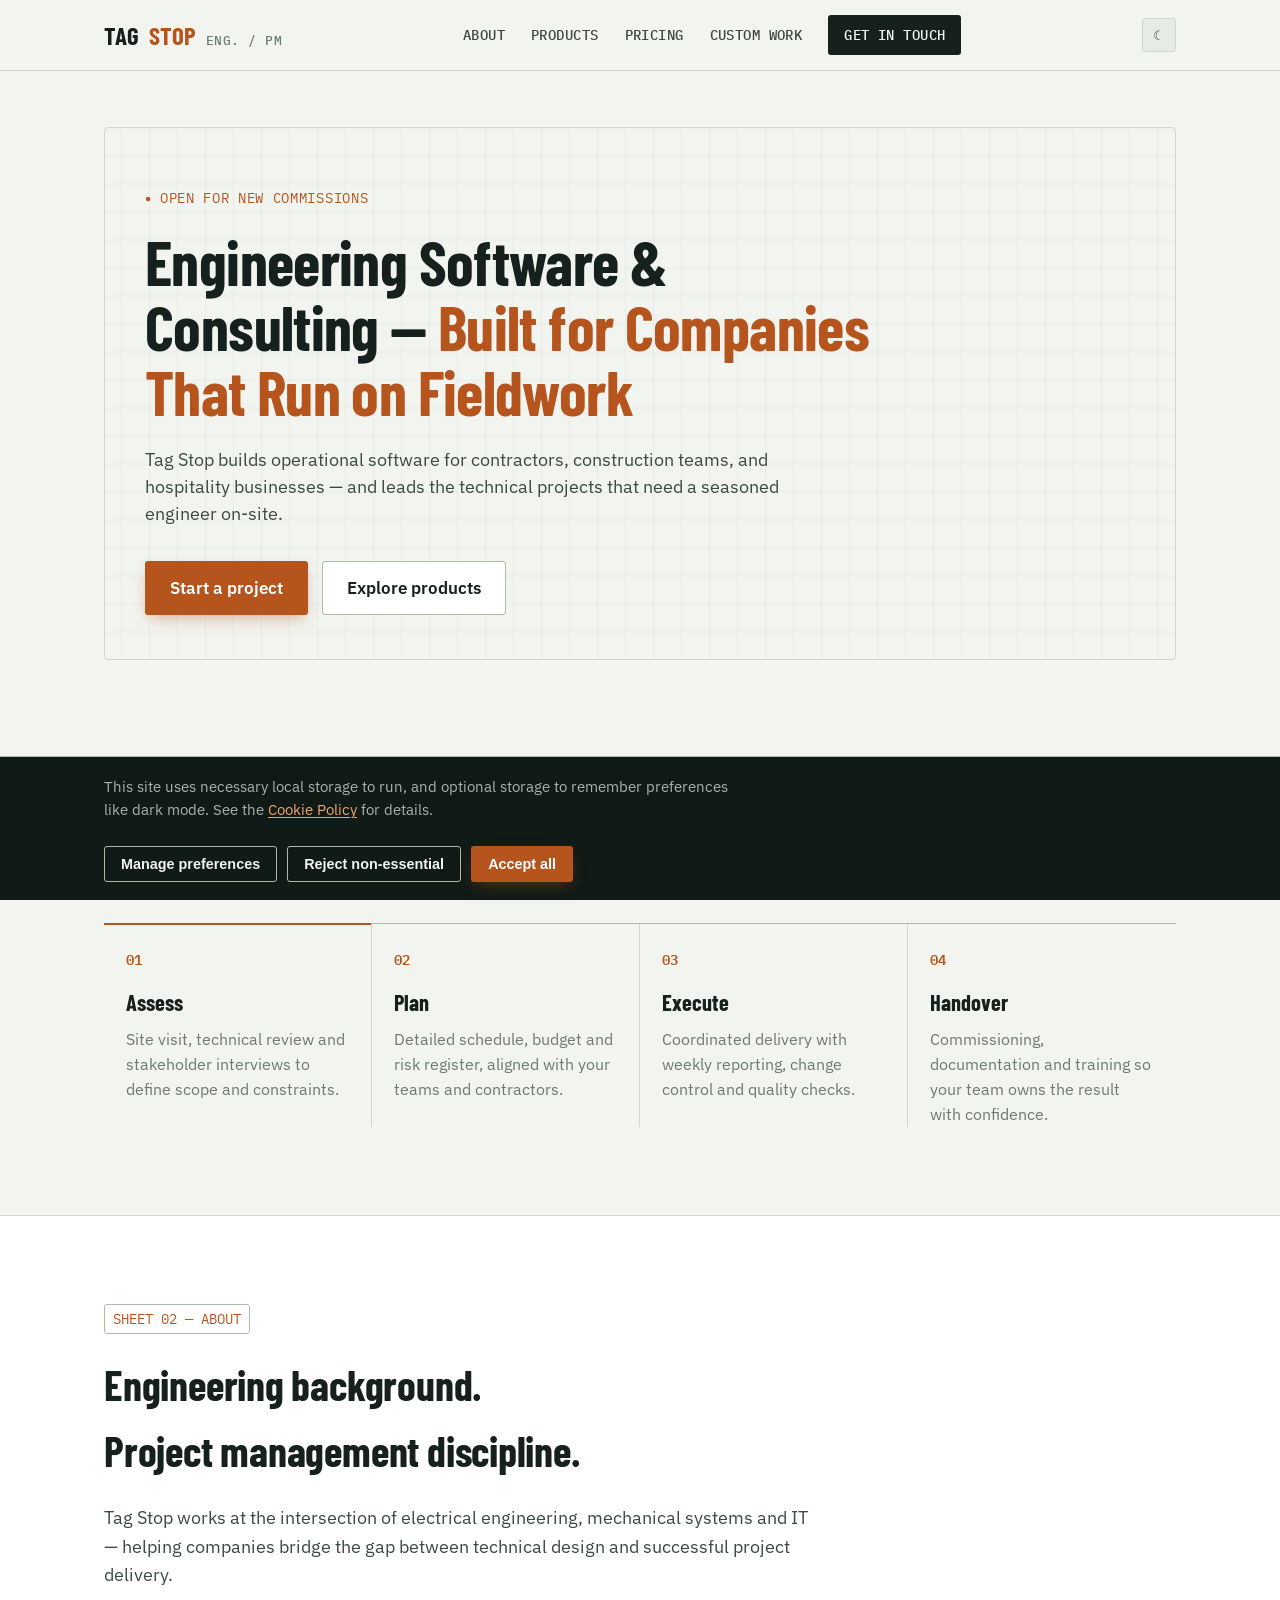
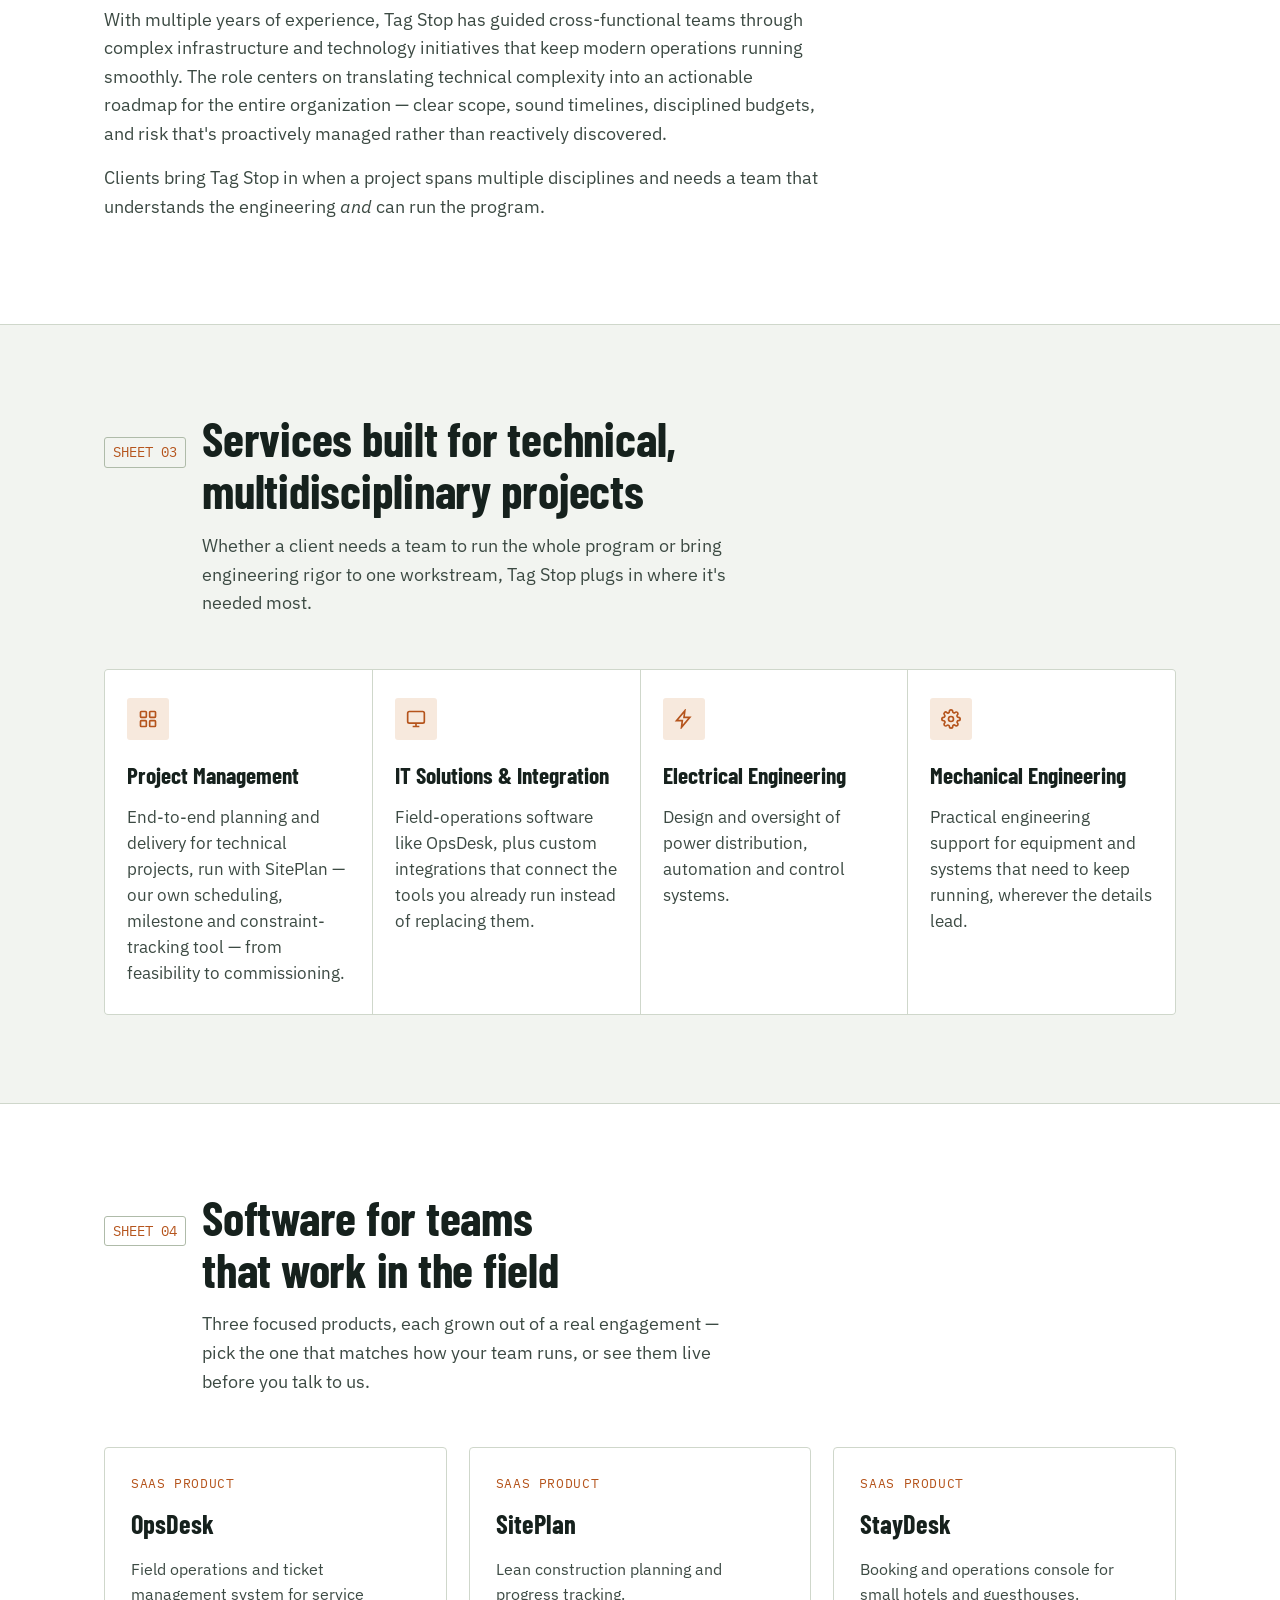
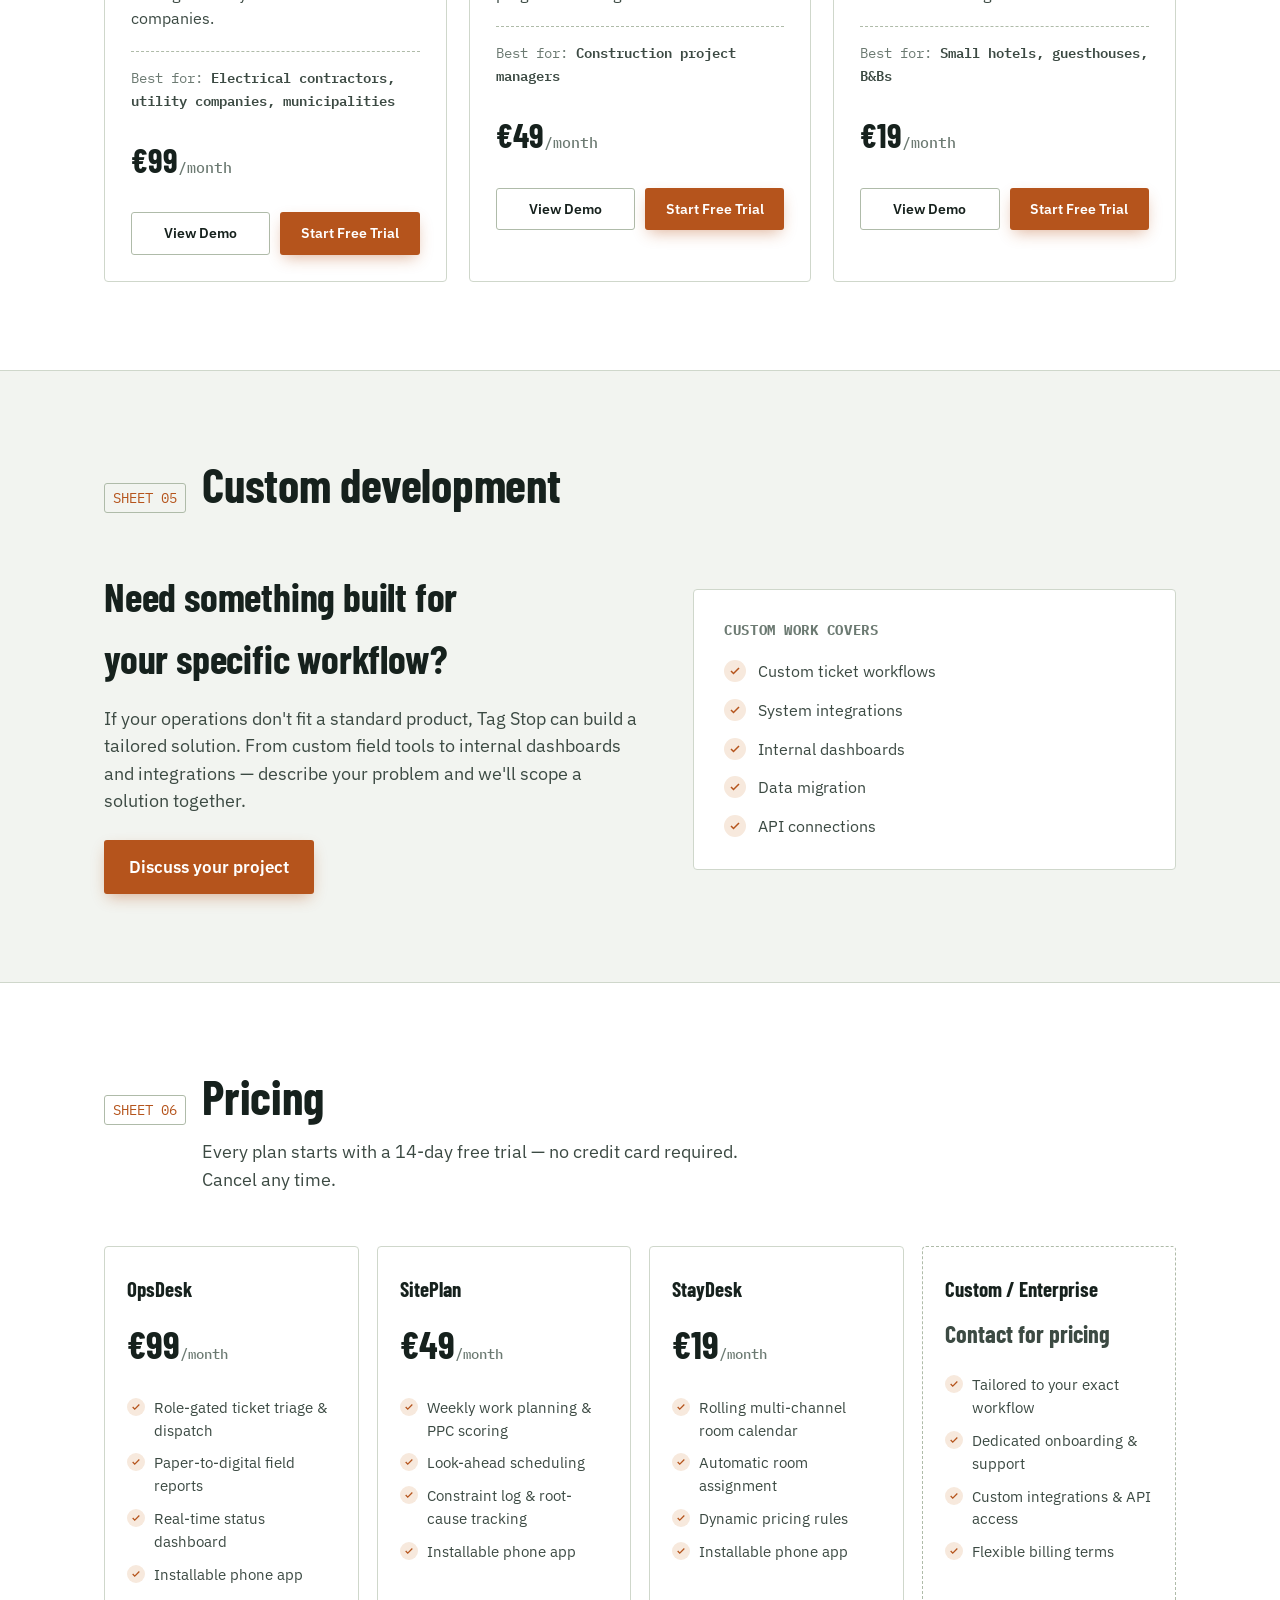
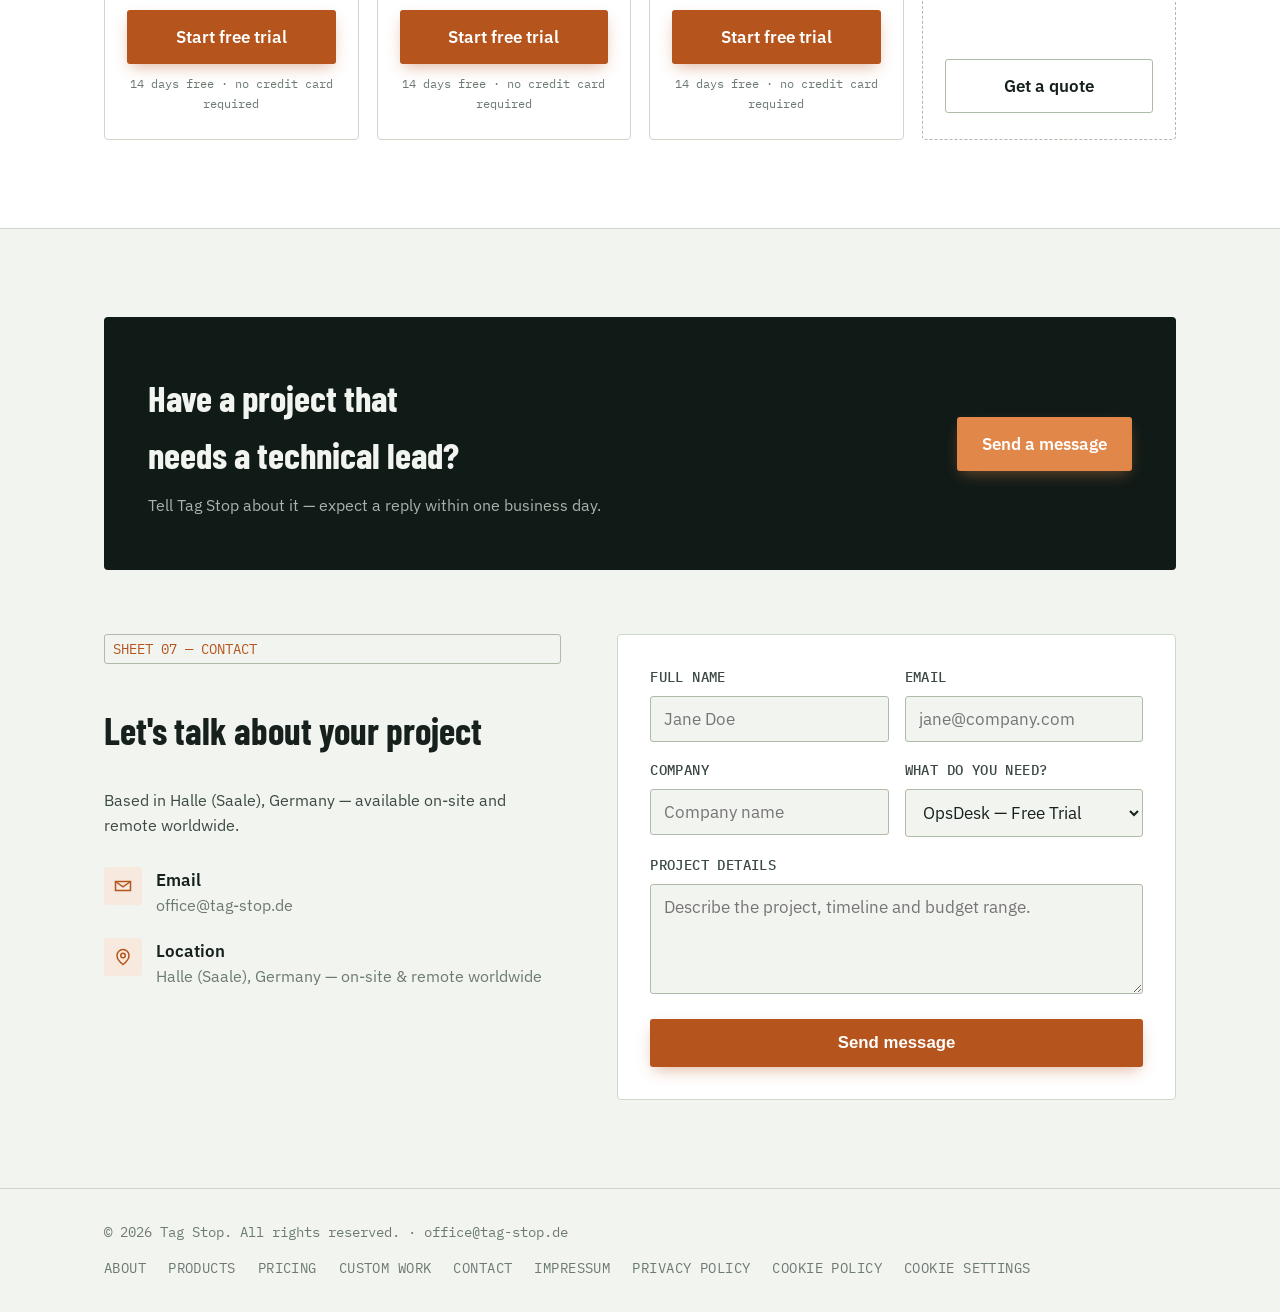
<file: index.html>
<!DOCTYPE html>
<html lang="en">
<head>
<meta charset="UTF-8">
<meta name="viewport" content="width=device-width, initial-scale=1.0">
<title>Tag Stop — Engineering Software &amp; Consulting</title>
<meta name="description" content="Tag Stop builds operational software — OpsDesk, SitePlan and StayDesk — for contractors, construction teams and hospitality businesses, and leads the technical engineering projects that need a seasoned specialist on-site. Based in Halle (Saale), Germany.">
<link rel="canonical" href="https://www.tag-stop.de/">
<link rel="preconnect" href="https://fonts.googleapis.com">
<link rel="preconnect" href="https://fonts.gstatic.com" crossorigin>
<link href="https://fonts.googleapis.com/css2?family=Barlow+Condensed:wght@500;600;700&family=IBM+Plex+Sans:wght@400;500;600&family=IBM+Plex+Mono:wght@500;600&display=swap" rel="stylesheet">
<style>
:root{
  --paper:#F2F4F0;
  --paper-050:#FFFFFF;
  --paper-100:#E7EBE5;
  --ink-900:#16211D;
  --ink-700:#3C4A43;
  --ink-500:#6C7A72;
  --ink-300:#A8B3AC;
  --line:#CFD7CB;
  --line-strong:#AFBBA9;
  --accent:#B5541C;
  --accent-600:#8F4116;
  --accent-050:#F7E9DD;
  --blue-ink:#2C5870;
  --blue-050:#E4EDF0;
  --panel-dark:#101A17;
  --panel-dark-2:#182620;
  --display:'Barlow Condensed',sans-serif;
  --body:'IBM Plex Sans',sans-serif;
  --mono:'IBM Plex Mono',monospace;
}
:root[data-theme="dark"]{
  --paper:#0E1613;
  --paper-050:#131E1A;
  --paper-100:#1A2622;
  --ink-900:#EAF0EA;
  --ink-700:#B7C4BC;
  --ink-500:#899A90;
  --ink-300:#3A4842;
  --line:#28362F;
  --line-strong:#3A4A42;
  --accent:#E2874A;
  --accent-600:#EEA46E;
  --accent-050:#2A1D12;
  --blue-ink:#7FB2CC;
  --blue-050:#16262E;
  --panel-dark:#08100D;
  --panel-dark-2:#0F1915;
}
@media (prefers-color-scheme: dark){
  :root:not([data-theme="light"]){
    --paper:#0E1613;
    --paper-050:#131E1A;
    --paper-100:#1A2622;
    --ink-900:#EAF0EA;
    --ink-700:#B7C4BC;
    --ink-500:#899A90;
    --ink-300:#3A4842;
    --line:#28362F;
    --line-strong:#3A4A42;
    --accent:#E2874A;
    --accent-600:#EEA46E;
    --accent-050:#2A1D12;
    --blue-ink:#7FB2CC;
    --blue-050:#16262E;
    --panel-dark:#08100D;
    --panel-dark-2:#0F1915;
  }
}
*{box-sizing:border-box;margin:0;padding:0;}
html{scroll-behavior:smooth;}
@media (prefers-reduced-motion: reduce){
  html{scroll-behavior:auto;}
  *{animation-duration:0.001ms !important; transition-duration:0.001ms !important;}
}
body{
  font-family:var(--body);
  background:var(--paper);
  color:var(--ink-900);
  line-height:1.55;
  -webkit-font-smoothing:antialiased;
}
img,svg{display:block;max-width:100%;}
a{color:inherit;text-decoration:none;}
ul{list-style:none;}
:focus-visible{outline:2px solid var(--accent);outline-offset:2px;}
h1,h2,h3,h4{text-wrap:balance;}

.wrap{
  width:100%;
  max-width:1120px;
  margin:0 auto;
  padding-inline:24px;
}

/* Header */
header{
  position:sticky;
  top:0;
  z-index:50;
  background:color-mix(in srgb, var(--paper) 90%, transparent);
  backdrop-filter:blur(10px);
  border-bottom:1px solid var(--line);
}
.nav{
  display:flex;
  align-items:center;
  justify-content:space-between;
  padding-block:15px;
}
.brand{
  font-family:var(--display);
  font-weight:700;
  font-size:1.55rem;
  letter-spacing:0.01em;
  display:flex;
  align-items:baseline;
  gap:9px;
}
.brand .brand-sub{
  font-family:var(--mono);
  font-weight:500;
  font-size:0.8rem;
  letter-spacing:0.04em;
  text-transform:uppercase;
  color:var(--ink-500);
}
.brand span{color:var(--accent);}
.nav-links{
  display:flex;
  gap:26px;
  align-items:center;
}
.nav-links a{
  font-family:var(--mono);
  font-size:0.9rem;
  letter-spacing:0.03em;
  text-transform:uppercase;
  font-weight:500;
  color:var(--ink-700);
  transition:color .15s;
}
.nav-links a:hover{color:var(--accent);}
.nav-cta{
  background:var(--ink-900);
  color:var(--paper) !important;
  padding:9px 16px;
  border-radius:3px;
}
.theme-toggle{
  background:var(--paper-100);
  border:1px solid var(--line);
  border-radius:3px;
  width:34px;
  height:34px;
  display:flex;
  align-items:center;
  justify-content:center;
  cursor:pointer;
  color:var(--ink-700);
}
.menu-btn{
  display:none;
  background:none;
  border:none;
  cursor:pointer;
  color:var(--ink-900);
  padding:6px;
}
.nav-right{display:flex;align-items:center;gap:14px;}

/* Hero — laid out like a drawing-sheet title block */
.hero{
  padding-block:56px 0;
  position:relative;
}
.hero-frame{
  border:1px solid var(--line);
  border-radius:4px;
  overflow:hidden;
}
.hero-main{
  padding:56px 40px 44px;
  background:
    repeating-linear-gradient(0deg, transparent, transparent 27px, color-mix(in srgb, var(--line) 55%, transparent) 28px),
    repeating-linear-gradient(90deg, transparent, transparent 27px, color-mix(in srgb, var(--line) 55%, transparent) 28px);
  background-size:28px 28px;
  background-position:center;
}
.eyebrow{
  display:inline-flex;
  align-items:center;
  gap:8px;
  font-family:var(--mono);
  font-size:0.85rem;
  letter-spacing:0.05em;
  text-transform:uppercase;
  color:var(--accent);
  margin-bottom:20px;
}
.eyebrow::before{content:"●"; font-size:0.65rem;}
.hero h1{
  font-family:var(--display);
  font-weight:700;
  font-size:clamp(2.2rem, 5.4vw, 3.9rem);
  letter-spacing:-0.01em;
  line-height:1.04;
  max-width:880px;
}
.hero h1 em{
  font-style:normal;
  color:var(--accent);
}
.hero p.lead{
  margin-top:22px;
  font-size:1.1rem;
  color:var(--ink-700);
  max-width:640px;
}
.hero-actions{
  display:flex;
  gap:14px;
  margin-top:34px;
  flex-wrap:wrap;
}
.btn{
  display:inline-flex;
  align-items:center;
  gap:8px;
  padding:13px 24px;
  border-radius:3px;
  font-weight:600;
  font-size:1.05rem;
  cursor:pointer;
  border:1px solid transparent;
  transition:transform .15s, box-shadow .15s, background .15s;
}
.btn:hover{transform:translateY(-1px);}
.btn-primary{
  background:var(--accent);
  color:#fff;
  box-shadow:0 6px 16px -4px color-mix(in srgb, var(--accent) 45%, transparent);
}
.btn-primary:hover{background:var(--accent-600);}
.btn-ghost{
  background:var(--paper-050);
  color:var(--ink-900);
  border:1px solid var(--line-strong);
}
.btn-ghost:hover{border-color:var(--ink-500);}
.btn-block{width:100%;justify-content:center;}
.btn-sm{padding:9px 16px; font-size:0.9rem;}

/* Section shared */
section{padding-block:88px;}
.section-head{
  max-width:640px;
  margin-bottom:52px;
  display:flex;
  align-items:baseline;
  gap:16px;
}
.sheet-no{
  font-family:var(--mono);
  font-size:0.9rem;
  color:var(--accent);
  border:1px solid var(--line-strong);
  border-radius:3px;
  padding:3px 8px;
  flex-shrink:0;
  white-space:nowrap;
}
.kicker{
  font-family:var(--mono);
  font-size:0.9rem;
  color:var(--accent);
  border:1px solid var(--line-strong);
  border-radius:3px;
  padding:3px 8px;
  display:inline-block;
  margin-bottom:18px;
}
.section-head h2{
  font-family:var(--display);
  font-size:clamp(2.2rem, 3.9vw, 3rem);
  font-weight:700;
  letter-spacing:-0.005em;
  line-height:1.08;
}
.section-head p{
  margin-top:14px;
  color:var(--ink-700);
  font-size:1.15rem;
  max-width:560px;
}
.alt-bg{background:var(--paper-050); border-top:1px solid var(--line); border-bottom:1px solid var(--line);}

/* About */
.about-copy h3{
  font-family:var(--display);
  font-weight:700;
  font-size:clamp(1.95rem,3.4vw,2.65rem);
  letter-spacing:-0.005em;
  margin-bottom:20px;
}
.about-copy p{color:var(--ink-700); font-size:1.15rem; margin-bottom:16px;}

/* Services */
.services-grid{
  display:grid;
  grid-template-columns:repeat(4,1fr);
  gap:1px;
  background:var(--line);
  border:1px solid var(--line);
  border-radius:4px;
  overflow:hidden;
}
.service-card{
  padding:28px 22px;
  background:var(--paper-050);
  transition:background .15s;
}
.service-card:hover{background:color-mix(in srgb, var(--accent-050) 55%, var(--paper-050));}
.service-card .icon{
  width:42px;height:42px;
  border-radius:3px;
  background:var(--accent-050);
  color:var(--accent);
  display:flex;align-items:center;justify-content:center;
  margin-bottom:18px;
}
.service-card h3{
  font-family:var(--display);
  font-size:1.45rem;
  font-weight:700;
  margin-bottom:10px;
}
.service-card p{font-size:1.05rem;color:var(--ink-700);}

/* Products */
.products-grid{
  display:grid;
  grid-template-columns:repeat(3,1fr);
  gap:22px;
}
.product-card{
  border:1px solid var(--line);
  border-radius:4px;
  overflow:hidden;
  background:var(--paper-050);
  display:flex;
  flex-direction:column;
}
.product-body{padding:26px; display:flex; flex-direction:column; gap:6px; flex:1;}
.product-tag{
  font-family:var(--mono);
  font-size:0.8rem;
  text-transform:uppercase;
  letter-spacing:0.05em;
  color:var(--accent);
}
.product-body h3{font-family:var(--display); font-size:1.65rem; font-weight:700; margin-top:4px;}
.product-desc{font-size:1rem;color:var(--ink-700); margin-top:6px;}
.product-audience{
  font-family:var(--mono);
  font-size:0.85rem;
  color:var(--ink-500);
  margin-top:14px;
  padding-top:14px;
  border-top:1px dashed var(--line-strong);
}
.product-audience strong{color:var(--ink-700); font-weight:600;}
.product-price{
  font-family:var(--display);
  font-size:2.1rem;
  font-weight:700;
  color:var(--ink-900);
  margin-top:16px;
}
.product-price span{font-family:var(--mono); font-size:0.95rem; font-weight:500; color:var(--ink-500);}
.product-actions{display:flex; gap:10px; flex-wrap:wrap; margin-top:20px;}
.product-actions .btn{flex:1; justify-content:center; white-space:nowrap;}

/* Custom development */
.custom-wrap{
  display:grid;
  grid-template-columns:1.05fr 0.95fr;
  gap:56px;
  align-items:center;
}
.custom-copy h2{
  font-family:var(--display);
  font-size:clamp(1.9rem,3.2vw,2.5rem);
  font-weight:700;
  letter-spacing:-0.005em;
  margin-bottom:16px;
}
.custom-copy p{color:var(--ink-700); font-size:1.1rem; margin-bottom:26px;}
.check-list{display:flex; flex-direction:column; gap:14px;}
.check-list li{
  display:flex;
  align-items:flex-start;
  gap:12px;
  font-size:1rem;
  color:var(--ink-700);
}
.check-list .check-icon{
  flex-shrink:0;
  width:22px;height:22px;
  border-radius:50%;
  background:var(--accent-050);
  color:var(--accent);
  display:flex;align-items:center;justify-content:center;
  margin-top:1px;
}
.custom-card{
  background:var(--paper-050);
  border:1px solid var(--line);
  border-radius:4px;
  padding:30px;
}
.custom-card h4{
  font-family:var(--mono);
  font-size:0.85rem;
  text-transform:uppercase;
  letter-spacing:0.04em;
  color:var(--ink-500);
  margin-bottom:18px;
}

/* Pricing */
.pricing-grid{
  display:grid;
  grid-template-columns:repeat(4,1fr);
  gap:18px;
  align-items:stretch;
}
.price-card{
  border:1px solid var(--line);
  border-radius:4px;
  background:var(--paper-050);
  padding:26px 22px;
  display:flex;
  flex-direction:column;
}
.price-card.is-custom{border-style:dashed; border-color:var(--line-strong); background:transparent;}
.price-name{font-family:var(--display); font-size:1.3rem; font-weight:700;}
.price-amount{
  font-family:var(--display);
  font-size:2.4rem;
  font-weight:700;
  margin-top:10px;
  color:var(--ink-900);
}
.price-amount span{font-family:var(--mono); font-size:0.9rem; font-weight:500; color:var(--ink-500);}
.price-amount.is-contact{font-size:1.5rem; color:var(--ink-700);}
.price-features{display:flex; flex-direction:column; gap:10px; margin:22px 0 24px; flex:1;}
.price-features li{
  display:flex; align-items:flex-start; gap:9px;
  font-size:0.92rem; color:var(--ink-700);
}
.price-features .check-icon{
  flex-shrink:0; width:18px;height:18px;
  border-radius:50%;
  background:var(--accent-050); color:var(--accent);
  display:flex;align-items:center;justify-content:center;
  margin-top:1px;
}
.price-note{font-family:var(--mono); font-size:0.78rem; color:var(--ink-500); text-align:center; margin-top:10px;}

/* Projects (legacy alias kept for shared list styling) */
.project-meta{
  display:flex;
  justify-content:space-between;
  font-family:var(--mono);
  font-size:0.85rem;
  color:var(--ink-500);
  padding-top:12px;
  border-top:1px dashed var(--line-strong);
  font-variant-numeric:tabular-nums;
}

/* Process — real sequence, so numbering earns its place */
.process-grid{
  display:grid;
  grid-template-columns:repeat(4,1fr);
  gap:0;
  border-top:1px solid var(--line-strong);
  position:relative;
}
.process-step{
  padding:24px 22px 0;
  position:relative;
  border-right:1px solid var(--line);
}
.process-step:last-child{border-right:none;}
.process-step:first-child::before{
  content:"";
  position:absolute;
  top:-1px; left:0;
  width:100%; height:2px;
  background:var(--accent);
}
.step-num{
  font-family:var(--mono);
  font-size:0.9rem;
  font-weight:600;
  color:var(--accent);
  margin-bottom:14px;
  display:block;
}
.process-step h4{font-family:var(--display); font-size:1.4rem; font-weight:700; margin-bottom:8px;}
.process-step p{font-size:1rem;color:var(--ink-500);}

/* Contact */
.contact-wrap{
  display:grid;
  grid-template-columns:0.9fr 1.1fr;
  gap:56px;
}
.contact-info h2{
  font-family:var(--display);
  font-weight:700;
  font-size:clamp(1.85rem,2.9vw,2.4rem);
  margin-bottom:8px;
}
.contact-info{display:flex; flex-direction:column; gap:20px;}
.contact-item{display:flex; gap:14px; align-items:flex-start;}
.contact-item .icon{
  width:38px;height:38px;flex-shrink:0;
  border-radius:3px;
  background:var(--accent-050);
  color:var(--accent);
  display:flex;align-items:center;justify-content:center;
}
.contact-item h4{font-size:1.05rem;font-weight:600;}
.contact-item p, .contact-item a{font-size:1rem;color:var(--ink-500);}

.form-card{
  background:var(--paper-050);
  border:1px solid var(--line);
  border-radius:4px;
  padding:32px;
}
.form-row{display:grid; grid-template-columns:1fr 1fr; gap:16px;}
.field{margin-bottom:18px;}
.field label{
  display:block;
  font-family:var(--mono);
  font-size:0.85rem;
  text-transform:uppercase;
  letter-spacing:0.03em;
  font-weight:500;
  margin-bottom:8px;
  color:var(--ink-700);
}
.field input, .field select, .field textarea{
  width:100%;
  padding:11px 13px;
  border:1px solid var(--line-strong);
  border-radius:3px;
  background:var(--paper);
  color:var(--ink-900);
  font-family:var(--body);
  font-size:1.05rem;
}
.field textarea{resize:vertical; min-height:110px;}
.field input:focus, .field select:focus, .field textarea:focus{
  outline:none;
  border-color:var(--accent);
  background:var(--paper-050);
}
#form-status{font-size:1rem; margin-top:14px; display:none;}
#form-status.show{display:block;}
#form-status.ok{color:var(--blue-ink);}
#form-status.error{color:var(--accent-600);}

/* CTA band — always dark, so pin its colors instead of the theme-swappable vars */
.cta-band{
  --paper:#F2F4F0;
  --ink-300:#A8B3AC;
  --line-strong:#AFBBA9;
  --accent:#E2874A;
  --accent-600:#EEA46E;
  background:var(--panel-dark);
  color:var(--paper);
  border-radius:4px;
  padding:52px 44px;
  display:flex;
  align-items:center;
  justify-content:space-between;
  gap:32px;
  flex-wrap:wrap;
}
.cta-band h2{
  font-family:var(--display);
  font-size:2.3rem;
  font-weight:700;
  max-width:480px;
  color:var(--paper);
}
.cta-band p{color:var(--ink-300); margin-top:10px;}
.cta-band .btn-primary{background:var(--accent); color:#fff;}
.cta-band .btn-primary:hover{background:var(--accent-600);}

/* Footer */
footer{
  border-top:1px solid var(--line);
  padding-block:32px;
}
.footer-row{
  display:flex;
  justify-content:space-between;
  align-items:center;
  flex-wrap:wrap;
  gap:14px;
}
.footer-row p{font-family:var(--mono); font-size:0.9rem; color:var(--ink-500);}
.footer-links{display:flex; gap:22px; flex-wrap:wrap;}
.footer-links a{font-family:var(--mono); font-size:0.9rem; text-transform:uppercase; letter-spacing:0.03em; color:var(--ink-500);}
.footer-links a:hover{color:var(--accent);}

/* Cookie consent banner — always dark, so pin its colors instead of the theme-swappable vars */
.cookie-banner{
  --paper:#F2F4F0;
  --ink-300:#A8B3AC;
  --line-strong:#AFBBA9;
  --accent-600:#EEA46E;
  position:fixed;
  left:0; right:0; bottom:0;
  z-index:200;
  background:var(--panel-dark);
  color:var(--paper);
  border-top:1px solid var(--line-strong);
  transform:translateY(100%);
  transition:transform .25s ease;
}
.cookie-banner.show{transform:translateY(0);}
.cookie-banner-inner{
  padding-block:18px;
  display:flex;
  align-items:center;
  justify-content:space-between;
  gap:24px;
  flex-wrap:wrap;
}
.cookie-banner-inner p{font-size:0.95rem; color:var(--ink-300); max-width:640px;}
.cookie-banner-inner a{color:var(--accent-600); text-decoration:underline; text-underline-offset:2px;}
.cookie-banner-actions{display:flex; gap:10px; flex-wrap:wrap;}
.cookie-banner .btn-ghost{background:transparent; color:var(--paper); border-color:var(--line-strong);}
.cookie-banner .btn-ghost:hover{border-color:var(--paper);}

/* Cookie preferences modal */
.cookie-modal{
  position:fixed; inset:0;
  z-index:210;
  background:color-mix(in srgb, var(--ink-900) 55%, transparent);
  display:none;
  align-items:center;
  justify-content:center;
  padding:24px;
}
.cookie-modal.show{display:flex;}
.cookie-modal-card{
  background:var(--paper-050);
  border:1px solid var(--line);
  border-radius:6px;
  padding:32px;
  max-width:520px;
  width:100%;
  max-height:86vh;
  overflow-y:auto;
}
.cookie-modal-head{display:flex; align-items:center; justify-content:space-between; margin-bottom:10px;}
.cookie-modal-head h3{font-family:var(--display); font-size:1.5rem; font-weight:700;}
.cookie-modal-close{
  background:none; border:none; cursor:pointer;
  color:var(--ink-500); font-size:1.1rem; line-height:1; padding:4px;
}
.cookie-modal-intro{color:var(--ink-700); font-size:0.95rem; margin-bottom:22px;}
.cookie-cat{
  display:flex; align-items:flex-start; justify-content:space-between; gap:18px;
  padding-block:16px;
  border-top:1px solid var(--line);
}
.cookie-cat h4{font-size:1rem; font-weight:600; margin-bottom:4px;}
.cookie-cat p{font-size:0.9rem; color:var(--ink-500);}
.cookie-modal-actions{display:flex; justify-content:flex-end; gap:12px; margin-top:24px;}

/* Toggle switch */
.switch{position:relative; display:inline-block; width:42px; height:24px; flex-shrink:0; margin-top:2px;}
.switch input{opacity:0; width:0; height:0; position:absolute;}
.switch-track{
  position:absolute; inset:0; cursor:pointer;
  background:var(--line-strong);
  border-radius:24px;
  transition:background .15s;
}
.switch-track::before{
  content:""; position:absolute;
  height:18px; width:18px; left:3px; top:3px;
  background:#fff;
  border-radius:50%;
  transition:transform .15s;
}
.switch input:checked + .switch-track{background:var(--accent);}
.switch input:checked + .switch-track::before{transform:translateX(18px);}
.switch input:disabled + .switch-track{opacity:0.6; cursor:not-allowed;}

@media (max-width:640px){
  .cookie-banner-inner{flex-direction:column; align-items:flex-start;}
  .cookie-banner-actions{width:100%;}
  .cookie-banner-actions .btn{flex:1;}
}

/* Responsive */
@media (max-width: 900px){
  .nav-links{
    position:fixed;
    top:64px; left:0; right:0;
    background:var(--paper);
    border-bottom:1px solid var(--line);
    flex-direction:column;
    align-items:flex-start;
    padding:20px 24px;
    gap:18px;
    display:none;
  }
  .nav-links.open{display:flex;}
  .menu-btn{display:flex;}
  .services-grid{grid-template-columns:repeat(2,1fr);}
  .products-grid{grid-template-columns:1fr;}
  .pricing-grid{grid-template-columns:repeat(2,1fr);}
  .process-grid{grid-template-columns:repeat(2,1fr);}
  .process-step{border-bottom:1px solid var(--line); padding-bottom:20px;}
  .process-step:nth-child(2n){border-right:none;}
  .contact-wrap{grid-template-columns:1fr;}
  .custom-wrap{grid-template-columns:1fr;}
  .form-row{grid-template-columns:1fr;}
  .cta-band{flex-direction:column; align-items:flex-start;}
}
@media (max-width: 560px){
  .services-grid{grid-template-columns:1fr;}
  .process-grid{grid-template-columns:1fr;}
  .pricing-grid{grid-template-columns:1fr;}
  section{padding-block:64px;}
  .hero-main{padding:40px 22px 32px;}
}
</style>
</head>
<body>

<header>
  <div class="wrap nav">
    <a href="#top" class="brand">TAG<span> STOP</span><span class="brand-sub">Eng. / PM</span></a>
    <div class="nav-links">
      <a href="#about">About</a>
      <a href="#products">Products</a>
      <a href="#pricing">Pricing</a>
      <a href="#custom">Custom Work</a>
      <a href="#contact" class="nav-cta">Get in touch</a>
    </div>
    <div class="nav-right">
      <button class="theme-toggle" aria-label="Toggle dark mode">☾</button>
      <button class="menu-btn" aria-label="Open menu">
        <svg width="22" height="22" viewBox="0 0 24 24" fill="none" stroke="currentColor" stroke-width="2"><line x1="3" y1="6" x2="21" y2="6"/><line x1="3" y1="12" x2="21" y2="12"/><line x1="3" y1="18" x2="21" y2="18"/></svg>
      </button>
    </div>
  </div>
</header>

<main id="top">

  <!-- Hero -->
  <section class="hero">
    <div class="wrap">
      <div class="hero-frame">
        <div class="hero-main">
          <span class="eyebrow">Open for new commissions</span>
          <h1>Engineering Software &amp; Consulting — <em>Built for Companies That Run on Fieldwork</em></h1>
          <p class="lead">Tag Stop builds operational software for contractors, construction teams, and hospitality businesses — and leads the technical projects that need a seasoned engineer on-site.</p>
          <div class="hero-actions">
            <a href="#contact-form" class="btn btn-primary">Start a project</a>
            <a href="#products" class="btn btn-ghost">Explore products</a>
          </div>
        </div>
      </div>
    </div>
  </section>

  <!-- Process -->
  <section id="process">
    <div class="wrap">
      <div class="section-head">
        <span class="sheet-no">SHEET&nbsp;01</span>
        <div>
          <h2>A straightforward process</h2>
          <p>Every project follows the same disciplined path, adapted to its scale.</p>
        </div>
      </div>
      <div class="process-grid">
        <div class="process-step">
          <div class="step-num">01</div>
          <h4>Assess</h4>
          <p>Site visit, technical review and stakeholder interviews to define scope and constraints.</p>
        </div>
        <div class="process-step">
          <div class="step-num">02</div>
          <h4>Plan</h4>
          <p>Detailed schedule, budget and risk register, aligned with your teams and contractors.</p>
        </div>
        <div class="process-step">
          <div class="step-num">03</div>
          <h4>Execute</h4>
          <p>Coordinated delivery with weekly reporting, change control and quality checks.</p>
        </div>
        <div class="process-step">
          <div class="step-num">04</div>
          <h4>Handover</h4>
          <p>Commissioning, documentation and training so your team owns the result with confidence.</p>
        </div>
      </div>
    </div>
  </section>

  <!-- About -->
  <section id="about" class="alt-bg">
    <div class="wrap">
      <div class="about-copy" style="max-width:720px;">
        <span class="kicker">SHEET 02 — ABOUT</span>
        <h3>Engineering background. Project management discipline.</h3>
        <p>Tag Stop works at the intersection of electrical engineering, mechanical systems and IT — helping companies bridge the gap between technical design and successful project delivery.</p>
        <p>With multiple years of experience, Tag Stop has guided cross-functional teams through complex infrastructure and technology initiatives that keep modern operations running smoothly. The role centers on translating technical complexity into an actionable roadmap for the entire organization — clear scope, sound timelines, disciplined budgets, and risk that's proactively managed rather than reactively discovered.</p>
        <p>Clients bring Tag Stop in when a project spans multiple disciplines and needs a team that understands the engineering <em>and</em> can run the program.</p>
      </div>
    </div>
  </section>

  <!-- Services -->
  <section id="services">
    <div class="wrap">
      <div class="section-head">
        <span class="sheet-no">SHEET&nbsp;03</span>
        <div>
          <h2>Services built for technical, multidisciplinary projects</h2>
          <p>Whether a client needs a team to run the whole program or bring engineering rigor to one workstream, Tag Stop plugs in where it's needed most.</p>
        </div>
      </div>
      <div class="services-grid">
        <div class="service-card">
          <div class="icon"><svg width="20" height="20" viewBox="0 0 24 24" fill="none" stroke="currentColor" stroke-width="2"><rect x="3" y="3" width="7" height="7" rx="1"/><rect x="14" y="3" width="7" height="7" rx="1"/><rect x="14" y="14" width="7" height="7" rx="1"/><rect x="3" y="14" width="7" height="7" rx="1"/></svg></div>
          <h3>Project Management</h3>
          <p>End-to-end planning and delivery for technical projects, run with SitePlan — our own scheduling, milestone and constraint-tracking tool — from feasibility to commissioning.</p>
        </div>
        <div class="service-card">
          <div class="icon"><svg width="20" height="20" viewBox="0 0 24 24" fill="none" stroke="currentColor" stroke-width="2"><rect x="2" y="3" width="20" height="14" rx="2"/><path d="M8 21h8M12 17v4"/></svg></div>
          <h3>IT Solutions &amp; Integration</h3>
          <p>Field-operations software like OpsDesk, plus custom integrations that connect the tools you already run instead of replacing them.</p>
        </div>
        <div class="service-card">
          <div class="icon"><svg width="20" height="20" viewBox="0 0 24 24" fill="none" stroke="currentColor" stroke-width="2"><path d="M13 2 3 14h7l-1 8 10-12h-7l1-8Z"/></svg></div>
          <h3>Electrical Engineering</h3>
          <p>Design and oversight of power distribution, automation and control systems.</p>
        </div>
        <div class="service-card">
          <div class="icon"><svg width="20" height="20" viewBox="0 0 24 24" fill="none" stroke="currentColor" stroke-width="2"><circle cx="12" cy="12" r="3"/><path d="M19.4 15a1.65 1.65 0 0 0 .33 1.82l.06.06a2 2 0 1 1-2.83 2.83l-.06-.06a1.65 1.65 0 0 0-1.82-.33 1.65 1.65 0 0 0-1 1.51V21a2 2 0 0 1-4 0v-.09A1.65 1.65 0 0 0 9 19.4a1.65 1.65 0 0 0-1.82.33l-.06.06a2 2 0 1 1-2.83-2.83l.06-.06a1.65 1.65 0 0 0 .33-1.82 1.65 1.65 0 0 0-1.51-1H3a2 2 0 0 1 0-4h.09A1.65 1.65 0 0 0 4.6 9a1.65 1.65 0 0 0-.33-1.82l-.06-.06a2 2 0 1 1 2.83-2.83l.06.06a1.65 1.65 0 0 0 1.82.33H9a1.65 1.65 0 0 0 1-1.51V3a2 2 0 0 1 4 0v.09a1.65 1.65 0 0 0 1 1.51 1.65 1.65 0 0 0 1.82-.33l.06-.06a2 2 0 1 1 2.83 2.83l-.06.06a1.65 1.65 0 0 0-.33 1.82V9a1.65 1.65 0 0 0 1.51 1H21a2 2 0 0 1 0 4h-.09a1.65 1.65 0 0 0-1.51 1Z"/></svg></div>
          <h3>Mechanical Engineering</h3>
          <p>Practical engineering support for equipment and systems that need to keep running, wherever the details lead.</p>
        </div>
      </div>
    </div>
  </section>

  <!-- Products -->
  <section id="products" class="alt-bg">
    <div class="wrap">
      <div class="section-head">
        <span class="sheet-no">SHEET&nbsp;04</span>
        <div>
          <h2>Software for teams that work in the field</h2>
          <p>Three focused products, each grown out of a real engagement — pick the one that matches how your team runs, or see them live before you talk to us.</p>
        </div>
      </div>
      <div class="products-grid">
        <div class="product-card">
          <div class="product-body">
            <span class="product-tag">SaaS Product</span>
            <h3>OpsDesk</h3>
            <p class="product-desc">Field operations and ticket management system for service companies.</p>
            <p class="product-audience">Best for: <strong>Electrical contractors, utility companies, municipalities</strong></p>
            <p class="product-price">€99<span>/month</span></p>
            <div class="product-actions">
              <a href="https://darkmoor14.github.io/Grup/demos/public-lighting-ops-console.html" target="_blank" rel="noopener" class="btn btn-ghost btn-sm">View Demo</a>
              <a href="#contact-form" class="btn btn-primary btn-sm" data-prefill-service="OpsDesk — Free Trial">Start Free Trial</a>
            </div>
          </div>
        </div>
        <div class="product-card">
          <div class="product-body">
            <span class="product-tag">SaaS Product</span>
            <h3>SitePlan</h3>
            <p class="product-desc">Lean construction planning and progress tracking.</p>
            <p class="product-audience">Best for: <strong>Construction project managers</strong></p>
            <p class="product-price">€49<span>/month</span></p>
            <div class="product-actions">
              <a href="https://darkmoor14.github.io/Grup/demos/last-planner-system.html" target="_blank" rel="noopener" class="btn btn-ghost btn-sm">View Demo</a>
              <a href="#contact-form" class="btn btn-primary btn-sm" data-prefill-service="SitePlan — Free Trial">Start Free Trial</a>
            </div>
          </div>
        </div>
        <div class="product-card">
          <div class="product-body">
            <span class="product-tag">SaaS Product</span>
            <h3>StayDesk</h3>
            <p class="product-desc">Booking and operations console for small hotels and guesthouses.</p>
            <p class="product-audience">Best for: <strong>Small hotels, guesthouses, B&amp;Bs</strong></p>
            <p class="product-price">€19<span>/month</span></p>
            <div class="product-actions">
              <a href="https://darkmoor14.github.io/Grup/demos/guesthouse-booking-console.html" target="_blank" rel="noopener" class="btn btn-ghost btn-sm">View Demo</a>
              <a href="#contact-form" class="btn btn-primary btn-sm" data-prefill-service="StayDesk — Free Trial">Start Free Trial</a>
            </div>
          </div>
        </div>
      </div>
    </div>
  </section>

  <!-- Custom Development -->
  <section id="custom">
    <div class="wrap">
      <div class="section-head">
        <span class="sheet-no">SHEET&nbsp;05</span>
        <div>
          <h2>Custom development</h2>
        </div>
      </div>
      <div class="custom-wrap">
        <div class="custom-copy">
          <h2>Need something built for your specific workflow?</h2>
          <p>If your operations don't fit a standard product, Tag Stop can build a tailored solution. From custom field tools to internal dashboards and integrations — describe your problem and we'll scope a solution together.</p>
          <a href="#contact-form" class="btn btn-primary" data-prefill-service="Custom Development">Discuss your project</a>
        </div>
        <div class="custom-card">
          <h4>Custom work covers</h4>
          <ul class="check-list">
            <li><span class="check-icon"><svg width="12" height="12" viewBox="0 0 24 24" fill="none" stroke="currentColor" stroke-width="3"><path d="M20 6 9 17l-5-5"/></svg></span>Custom ticket workflows</li>
            <li><span class="check-icon"><svg width="12" height="12" viewBox="0 0 24 24" fill="none" stroke="currentColor" stroke-width="3"><path d="M20 6 9 17l-5-5"/></svg></span>System integrations</li>
            <li><span class="check-icon"><svg width="12" height="12" viewBox="0 0 24 24" fill="none" stroke="currentColor" stroke-width="3"><path d="M20 6 9 17l-5-5"/></svg></span>Internal dashboards</li>
            <li><span class="check-icon"><svg width="12" height="12" viewBox="0 0 24 24" fill="none" stroke="currentColor" stroke-width="3"><path d="M20 6 9 17l-5-5"/></svg></span>Data migration</li>
            <li><span class="check-icon"><svg width="12" height="12" viewBox="0 0 24 24" fill="none" stroke="currentColor" stroke-width="3"><path d="M20 6 9 17l-5-5"/></svg></span>API connections</li>
          </ul>
        </div>
      </div>
    </div>
  </section>

  <!-- Pricing -->
  <section id="pricing" class="alt-bg">
    <div class="wrap">
      <div class="section-head">
        <span class="sheet-no">SHEET&nbsp;06</span>
        <div>
          <h2>Pricing</h2>
          <p>Every plan starts with a 14-day free trial — no credit card required. Cancel any time.</p>
        </div>
      </div>
      <div class="pricing-grid">
        <div class="price-card">
          <span class="price-name">OpsDesk</span>
          <p class="price-amount">€99<span>/month</span></p>
          <ul class="price-features">
            <li><span class="check-icon"><svg width="10" height="10" viewBox="0 0 24 24" fill="none" stroke="currentColor" stroke-width="3"><path d="M20 6 9 17l-5-5"/></svg></span>Role-gated ticket triage &amp; dispatch</li>
            <li><span class="check-icon"><svg width="10" height="10" viewBox="0 0 24 24" fill="none" stroke="currentColor" stroke-width="3"><path d="M20 6 9 17l-5-5"/></svg></span>Paper-to-digital field reports</li>
            <li><span class="check-icon"><svg width="10" height="10" viewBox="0 0 24 24" fill="none" stroke="currentColor" stroke-width="3"><path d="M20 6 9 17l-5-5"/></svg></span>Real-time status dashboard</li>
            <li><span class="check-icon"><svg width="10" height="10" viewBox="0 0 24 24" fill="none" stroke="currentColor" stroke-width="3"><path d="M20 6 9 17l-5-5"/></svg></span>Installable phone app</li>
          </ul>
          <a href="#contact-form" class="btn btn-primary btn-block" data-prefill-service="OpsDesk — Free Trial">Start free trial</a>
          <p class="price-note">14 days free · no credit card required</p>
        </div>
        <div class="price-card">
          <span class="price-name">SitePlan</span>
          <p class="price-amount">€49<span>/month</span></p>
          <ul class="price-features">
            <li><span class="check-icon"><svg width="10" height="10" viewBox="0 0 24 24" fill="none" stroke="currentColor" stroke-width="3"><path d="M20 6 9 17l-5-5"/></svg></span>Weekly work planning &amp; PPC scoring</li>
            <li><span class="check-icon"><svg width="10" height="10" viewBox="0 0 24 24" fill="none" stroke="currentColor" stroke-width="3"><path d="M20 6 9 17l-5-5"/></svg></span>Look-ahead scheduling</li>
            <li><span class="check-icon"><svg width="10" height="10" viewBox="0 0 24 24" fill="none" stroke="currentColor" stroke-width="3"><path d="M20 6 9 17l-5-5"/></svg></span>Constraint log &amp; root-cause tracking</li>
            <li><span class="check-icon"><svg width="10" height="10" viewBox="0 0 24 24" fill="none" stroke="currentColor" stroke-width="3"><path d="M20 6 9 17l-5-5"/></svg></span>Installable phone app</li>
          </ul>
          <a href="#contact-form" class="btn btn-primary btn-block" data-prefill-service="SitePlan — Free Trial">Start free trial</a>
          <p class="price-note">14 days free · no credit card required</p>
        </div>
        <div class="price-card">
          <span class="price-name">StayDesk</span>
          <p class="price-amount">€19<span>/month</span></p>
          <ul class="price-features">
            <li><span class="check-icon"><svg width="10" height="10" viewBox="0 0 24 24" fill="none" stroke="currentColor" stroke-width="3"><path d="M20 6 9 17l-5-5"/></svg></span>Rolling multi-channel room calendar</li>
            <li><span class="check-icon"><svg width="10" height="10" viewBox="0 0 24 24" fill="none" stroke="currentColor" stroke-width="3"><path d="M20 6 9 17l-5-5"/></svg></span>Automatic room assignment</li>
            <li><span class="check-icon"><svg width="10" height="10" viewBox="0 0 24 24" fill="none" stroke="currentColor" stroke-width="3"><path d="M20 6 9 17l-5-5"/></svg></span>Dynamic pricing rules</li>
            <li><span class="check-icon"><svg width="10" height="10" viewBox="0 0 24 24" fill="none" stroke="currentColor" stroke-width="3"><path d="M20 6 9 17l-5-5"/></svg></span>Installable phone app</li>
          </ul>
          <a href="#contact-form" class="btn btn-primary btn-block" data-prefill-service="StayDesk — Free Trial">Start free trial</a>
          <p class="price-note">14 days free · no credit card required</p>
        </div>
        <div class="price-card is-custom">
          <span class="price-name">Custom / Enterprise</span>
          <p class="price-amount is-contact">Contact for pricing</p>
          <ul class="price-features">
            <li><span class="check-icon"><svg width="10" height="10" viewBox="0 0 24 24" fill="none" stroke="currentColor" stroke-width="3"><path d="M20 6 9 17l-5-5"/></svg></span>Tailored to your exact workflow</li>
            <li><span class="check-icon"><svg width="10" height="10" viewBox="0 0 24 24" fill="none" stroke="currentColor" stroke-width="3"><path d="M20 6 9 17l-5-5"/></svg></span>Dedicated onboarding &amp; support</li>
            <li><span class="check-icon"><svg width="10" height="10" viewBox="0 0 24 24" fill="none" stroke="currentColor" stroke-width="3"><path d="M20 6 9 17l-5-5"/></svg></span>Custom integrations &amp; API access</li>
            <li><span class="check-icon"><svg width="10" height="10" viewBox="0 0 24 24" fill="none" stroke="currentColor" stroke-width="3"><path d="M20 6 9 17l-5-5"/></svg></span>Flexible billing terms</li>
          </ul>
          <a href="#contact-form" class="btn btn-ghost btn-block" data-prefill-service="Custom Development">Get a quote</a>
        </div>
      </div>
    </div>
  </section>

  <!-- CTA + Contact -->
  <section id="contact">
    <div class="wrap">
      <div class="cta-band" style="margin-bottom:64px;">
        <div>
          <h2>Have a project that needs a technical lead?</h2>
          <p>Tell Tag Stop about it — expect a reply within one business day.</p>
        </div>
        <a href="#contact-form" class="btn btn-primary">Send a message</a>
      </div>

      <div class="contact-wrap">
        <div class="contact-info">
          <span class="kicker">SHEET 07 — CONTACT</span>
          <h2>Let's talk about your project</h2>
          <p style="color:var(--ink-700);margin-bottom:10px;">Based in Halle (Saale), Germany — available on-site and remote worldwide.</p>

          <div class="contact-item">
            <div class="icon"><svg width="18" height="18" viewBox="0 0 24 24" fill="none" stroke="currentColor" stroke-width="2"><path d="M4 4h16v16H4z" opacity="0"/><path d="M22 6 12 13 2 6"/><path d="M2 6h20v12H2z"/></svg></div>
            <div>
              <h4>Email</h4>
              <a href="mailto:office@tag-stop.de">office@tag-stop.de</a>
            </div>
          </div>
          <div class="contact-item">
            <div class="icon"><svg width="18" height="18" viewBox="0 0 24 24" fill="none" stroke="currentColor" stroke-width="2"><path d="M20 10c0 6-8 12-8 12s-8-6-8-12a8 8 0 0 1 16 0Z"/><circle cx="12" cy="10" r="3"/></svg></div>
            <div>
              <h4>Location</h4>
              <p>Halle (Saale), Germany — on-site &amp; remote worldwide</p>
            </div>
          </div>
        </div>

        <div class="form-card" id="contact-form">
          <!--
            EDIT ME: replace YOUR_FORM_ID below with your real Formspree
            form ID. Sign up free at https://formspree.io, create a new
            form pointed at office@tag-stop.de, and it'll give you an ID
            like "abcdwxyz" — drop it into the action URL in place of
            YOUR_FORM_ID.
          -->
          <form id="contact-form-el" action="https://formspree.io/f/YOUR_FORM_ID" method="POST">
            <div class="form-row">
              <div class="field">
                <label for="name">Full name</label>
                <input id="name" name="name" type="text" required placeholder="Jane Doe">
              </div>
              <div class="field">
                <label for="email">Email</label>
                <input id="email" name="email" type="email" required placeholder="jane@company.com">
              </div>
            </div>
            <div class="form-row">
              <div class="field">
                <label for="company">Company</label>
                <input id="company" name="company" type="text" placeholder="Company name">
              </div>
              <div class="field">
                <label for="service">What do you need?</label>
                <select id="service" name="service">
                  <option>OpsDesk — Free Trial</option>
                  <option>SitePlan — Free Trial</option>
                  <option>StayDesk — Free Trial</option>
                  <option>Custom Development</option>
                  <option>Project Management</option>
                  <option>IT Solutions &amp; Integration</option>
                  <option>Electrical Engineering</option>
                  <option>Mechanical Engineering</option>
                  <option>Other / Not sure yet</option>
                </select>
              </div>
            </div>
            <div class="field">
              <label for="message">Project details</label>
              <textarea id="message" name="message" required placeholder="Describe the project, timeline and budget range."></textarea>
            </div>
            <button type="submit" class="btn btn-primary btn-block">Send message</button>
            <p id="form-status"></p>
          </form>
        </div>
      </div>
    </div>
  </section>

</main>

<footer>
  <div class="wrap footer-row">
    <p>© <span id="year"></span> Tag Stop. All rights reserved. · <a href="mailto:office@tag-stop.de" style="color:inherit;">office@tag-stop.de</a></p>
    <div class="footer-links">
      <a href="#about">About</a>
      <a href="#products">Products</a>
      <a href="#pricing">Pricing</a>
      <a href="#custom">Custom Work</a>
      <a href="#contact">Contact</a>
      <a href="legal/impressum.html">Impressum</a>
      <a href="legal/datenschutz.html">Privacy Policy</a>
      <a href="legal/cookies.html">Cookie Policy</a>
      <a href="#" id="footer-cookie-settings">Cookie Settings</a>
    </div>
  </div>
</footer>

<!-- Cookie consent banner (TTDSG / GDPR) -->
<div class="cookie-banner" id="cookie-banner">
  <div class="cookie-banner-inner wrap">
    <p>This site uses necessary local storage to run, and optional storage to remember preferences like dark mode. See the <a href="legal/cookies.html">Cookie Policy</a> for details.</p>
    <div class="cookie-banner-actions">
      <button type="button" class="btn btn-ghost btn-sm" id="cookie-manage">Manage preferences</button>
      <button type="button" class="btn btn-ghost btn-sm" id="cookie-reject">Reject non-essential</button>
      <button type="button" class="btn btn-primary btn-sm" id="cookie-accept-all">Accept all</button>
    </div>
  </div>
</div>

<div class="cookie-modal" id="cookie-modal" role="dialog" aria-modal="true" aria-labelledby="cookie-modal-title">
  <div class="cookie-modal-card">
    <div class="cookie-modal-head">
      <h3 id="cookie-modal-title">Cookie preferences</h3>
      <button type="button" class="cookie-modal-close" id="cookie-modal-close" aria-label="Close">✕</button>
    </div>
    <p class="cookie-modal-intro">Choose which categories of cookies and local storage this site may use. You can change this anytime via "Cookie Settings" in the footer.</p>

    <div class="cookie-cat">
      <div>
        <h4>Necessary</h4>
        <p>Required for the site to function and to remember this consent choice. Cannot be switched off.</p>
      </div>
      <label class="switch"><input type="checkbox" checked disabled><span class="switch-track"></span></label>
    </div>

    <div class="cookie-cat">
      <div>
        <h4>Functional</h4>
        <p>Remembers your preferences, such as light/dark mode, between visits.</p>
      </div>
      <label class="switch"><input type="checkbox" id="cookie-functional"><span class="switch-track"></span></label>
    </div>

    <div class="cookie-cat">
      <div>
        <h4>Analytics</h4>
        <p>Not currently in use on this site. Reserved for anonymised usage statistics if added in future.</p>
      </div>
      <label class="switch"><input type="checkbox" id="cookie-analytics"><span class="switch-track"></span></label>
    </div>

    <div class="cookie-modal-actions">
      <button type="button" class="btn btn-ghost" id="cookie-modal-cancel">Cancel</button>
      <button type="button" class="btn btn-primary" id="cookie-save">Save preferences</button>
    </div>
  </div>
</div>

<script>
document.addEventListener('DOMContentLoaded', () => {
  const menuBtn = document.querySelector('.menu-btn');
  const navLinks = document.querySelector('.nav-links');
  menuBtn?.addEventListener('click', () => {
    navLinks.classList.toggle('open');
  });
  navLinks?.querySelectorAll('a').forEach(a => {
    a.addEventListener('click', () => navLinks.classList.remove('open'));
  });

  // --- Cookie consent (TTDSG / GDPR) ---
  const CONSENT_KEY = 'ts_cookie_consent';
  const getConsent = () => {
    try { return JSON.parse(localStorage.getItem(CONSENT_KEY)); } catch (e) { return null; }
  };
  const setConsent = (consent) => {
    try { localStorage.setItem(CONSENT_KEY, JSON.stringify(consent)); } catch (e) {}
  };
  const hasFunctionalConsent = () => !!getConsent()?.functional;

  const root = document.documentElement;
  const themeToggle = document.querySelector('.theme-toggle');
  const applyIcon = () => {
    const isDark = root.getAttribute('data-theme') === 'dark' ||
      (!root.getAttribute('data-theme') && window.matchMedia('(prefers-color-scheme: dark)').matches);
    if (themeToggle) themeToggle.textContent = isDark ? '☀' : '☾';
  };
  if (hasFunctionalConsent()) {
    try {
      const saved = localStorage.getItem('theme');
      if (saved) root.setAttribute('data-theme', saved);
    } catch (e) {}
  }
  applyIcon();
  themeToggle?.addEventListener('click', () => {
    const current = root.getAttribute('data-theme') ||
      (window.matchMedia('(prefers-color-scheme: dark)').matches ? 'dark' : 'light');
    const next = current === 'dark' ? 'light' : 'dark';
    root.setAttribute('data-theme', next);
    if (hasFunctionalConsent()) {
      try { localStorage.setItem('theme', next); } catch (e) {}
    }
    applyIcon();
  });

  const cookieBanner = document.getElementById('cookie-banner');
  const cookieModal = document.getElementById('cookie-modal');
  const functionalToggle = document.getElementById('cookie-functional');
  const analyticsToggle = document.getElementById('cookie-analytics');

  const showBanner = () => cookieBanner?.classList.add('show');
  const hideBanner = () => cookieBanner?.classList.remove('show');
  const openModal = () => {
    const c = getConsent() || {};
    if (functionalToggle) functionalToggle.checked = !!c.functional;
    if (analyticsToggle) analyticsToggle.checked = !!c.analytics;
    cookieModal?.classList.add('show');
  };
  const closeModal = () => cookieModal?.classList.remove('show');

  const applyConsent = (consent) => {
    if (!consent.functional) {
      try { localStorage.removeItem('theme'); } catch (e) {}
    }
  };

  if (!getConsent()) showBanner();

  document.getElementById('cookie-accept-all')?.addEventListener('click', () => {
    const consent = { necessary: true, functional: true, analytics: true, ts: Date.now() };
    setConsent(consent);
    applyConsent(consent);
    hideBanner();
  });
  document.getElementById('cookie-reject')?.addEventListener('click', () => {
    const consent = { necessary: true, functional: false, analytics: false, ts: Date.now() };
    setConsent(consent);
    applyConsent(consent);
    hideBanner();
  });
  document.getElementById('cookie-manage')?.addEventListener('click', openModal);
  document.getElementById('footer-cookie-settings')?.addEventListener('click', (e) => {
    e.preventDefault();
    openModal();
  });
  document.getElementById('cookie-modal-close')?.addEventListener('click', closeModal);
  document.getElementById('cookie-modal-cancel')?.addEventListener('click', closeModal);
  document.getElementById('cookie-save')?.addEventListener('click', () => {
    const consent = {
      necessary: true,
      functional: !!functionalToggle?.checked,
      analytics: !!analyticsToggle?.checked,
      ts: Date.now()
    };
    setConsent(consent);
    applyConsent(consent);
    closeModal();
    hideBanner();
  });

  document.getElementById('year').textContent = new Date().getFullYear();

  // Pre-fill the "What do you need?" field when a product/CTA button is clicked
  const serviceSelect = document.getElementById('service');
  document.querySelectorAll('[data-prefill-service]').forEach(btn => {
    btn.addEventListener('click', () => {
      const value = btn.getAttribute('data-prefill-service');
      if (!serviceSelect || !value) return;
      const opt = Array.from(serviceSelect.options).find(o => o.value === value);
      if (opt) serviceSelect.value = opt.value;
    });
  });

  const form = document.getElementById('contact-form-el');
  const status = document.getElementById('form-status');
  form?.addEventListener('submit', async (e) => {
    e.preventDefault();
    const submitBtn = form.querySelector('button[type="submit"]');
    submitBtn.disabled = true;
    status.classList.remove('show', 'ok', 'error');
    try {
      const response = await fetch(form.action, {
        method: 'POST',
        body: new FormData(form),
        headers: { Accept: 'application/json' }
      });
      if (response.ok) {
        status.textContent = "Thanks — your message has been sent. Expect a reply within one business day.";
        status.classList.add('show', 'ok');
        form.reset();
      } else {
        status.textContent = "Something went wrong sending that — please try again or email office@tag-stop.de directly.";
        status.classList.add('show', 'error');
      }
    } catch (err) {
      status.textContent = "Something went wrong sending that — please try again or email office@tag-stop.de directly.";
      status.classList.add('show', 'error');
    } finally {
      submitBtn.disabled = false;
    }
  });
});
</script>
</body>
</html>
</file>
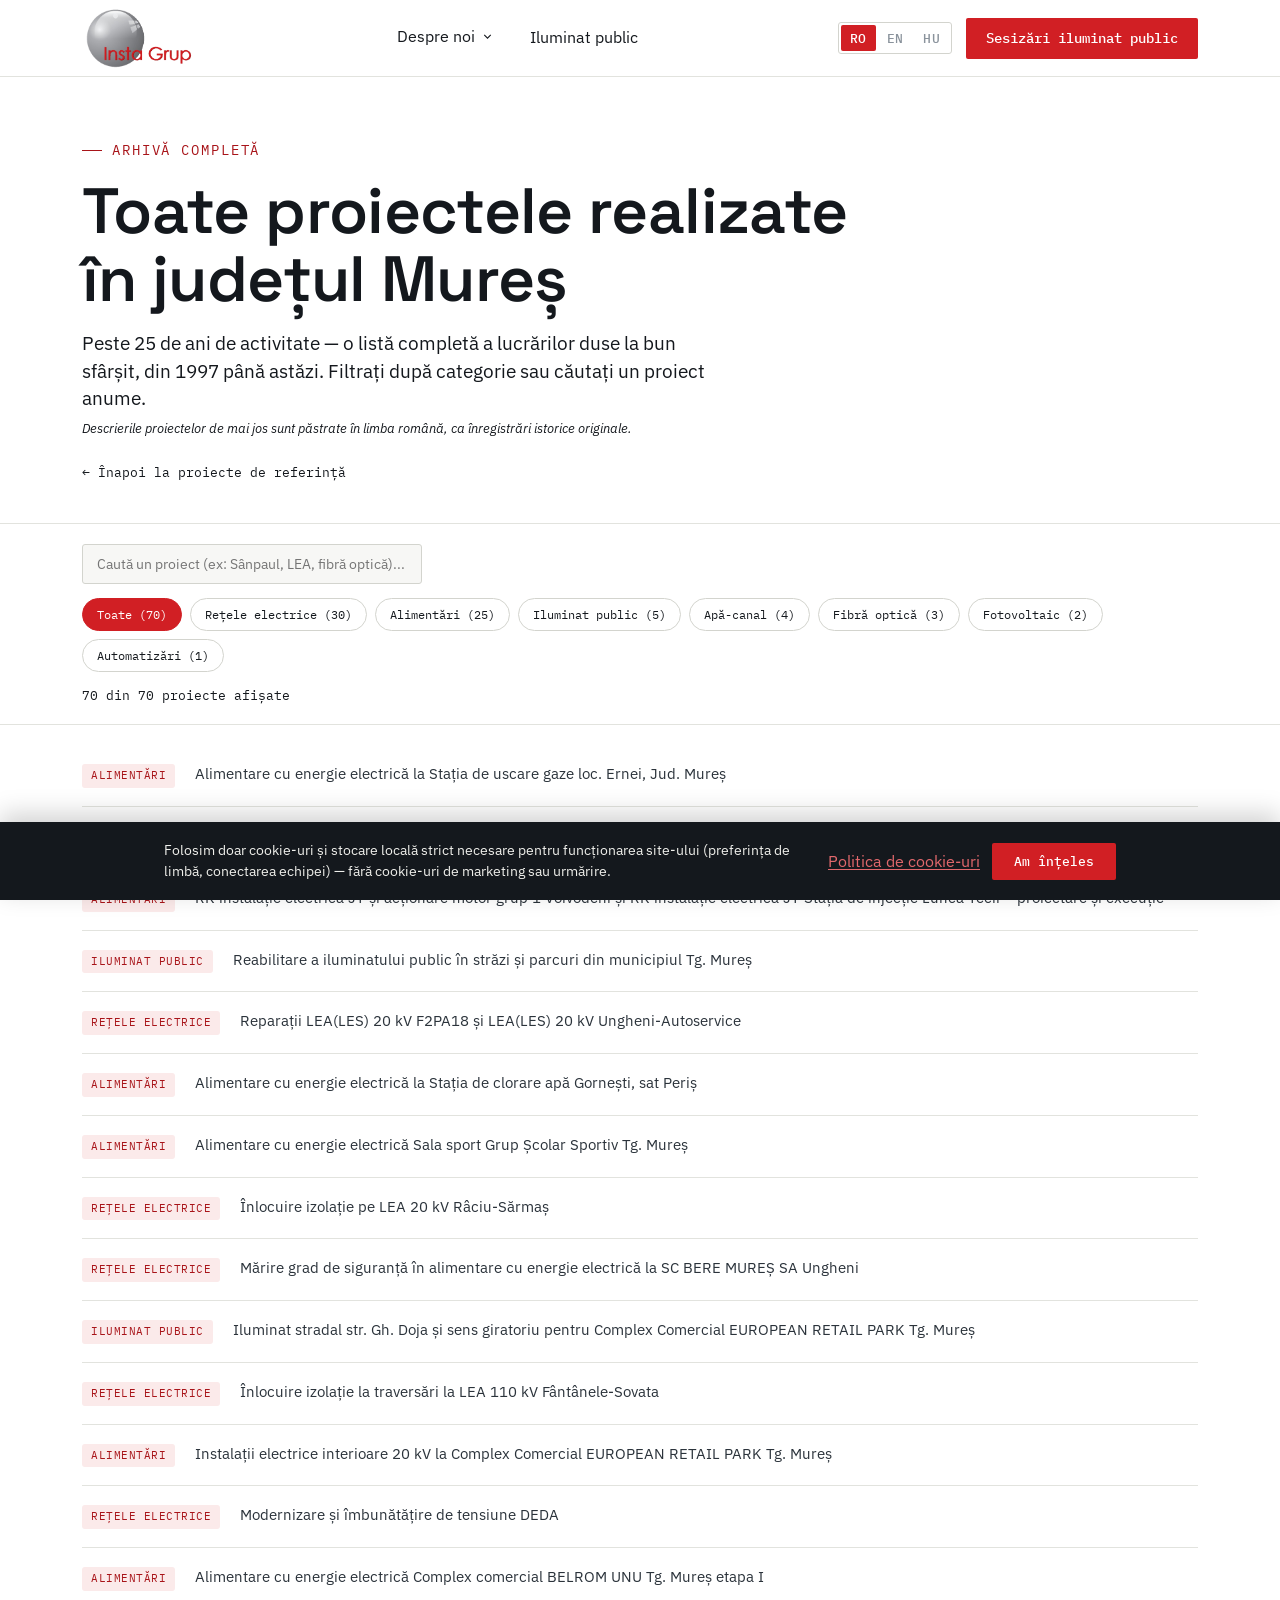
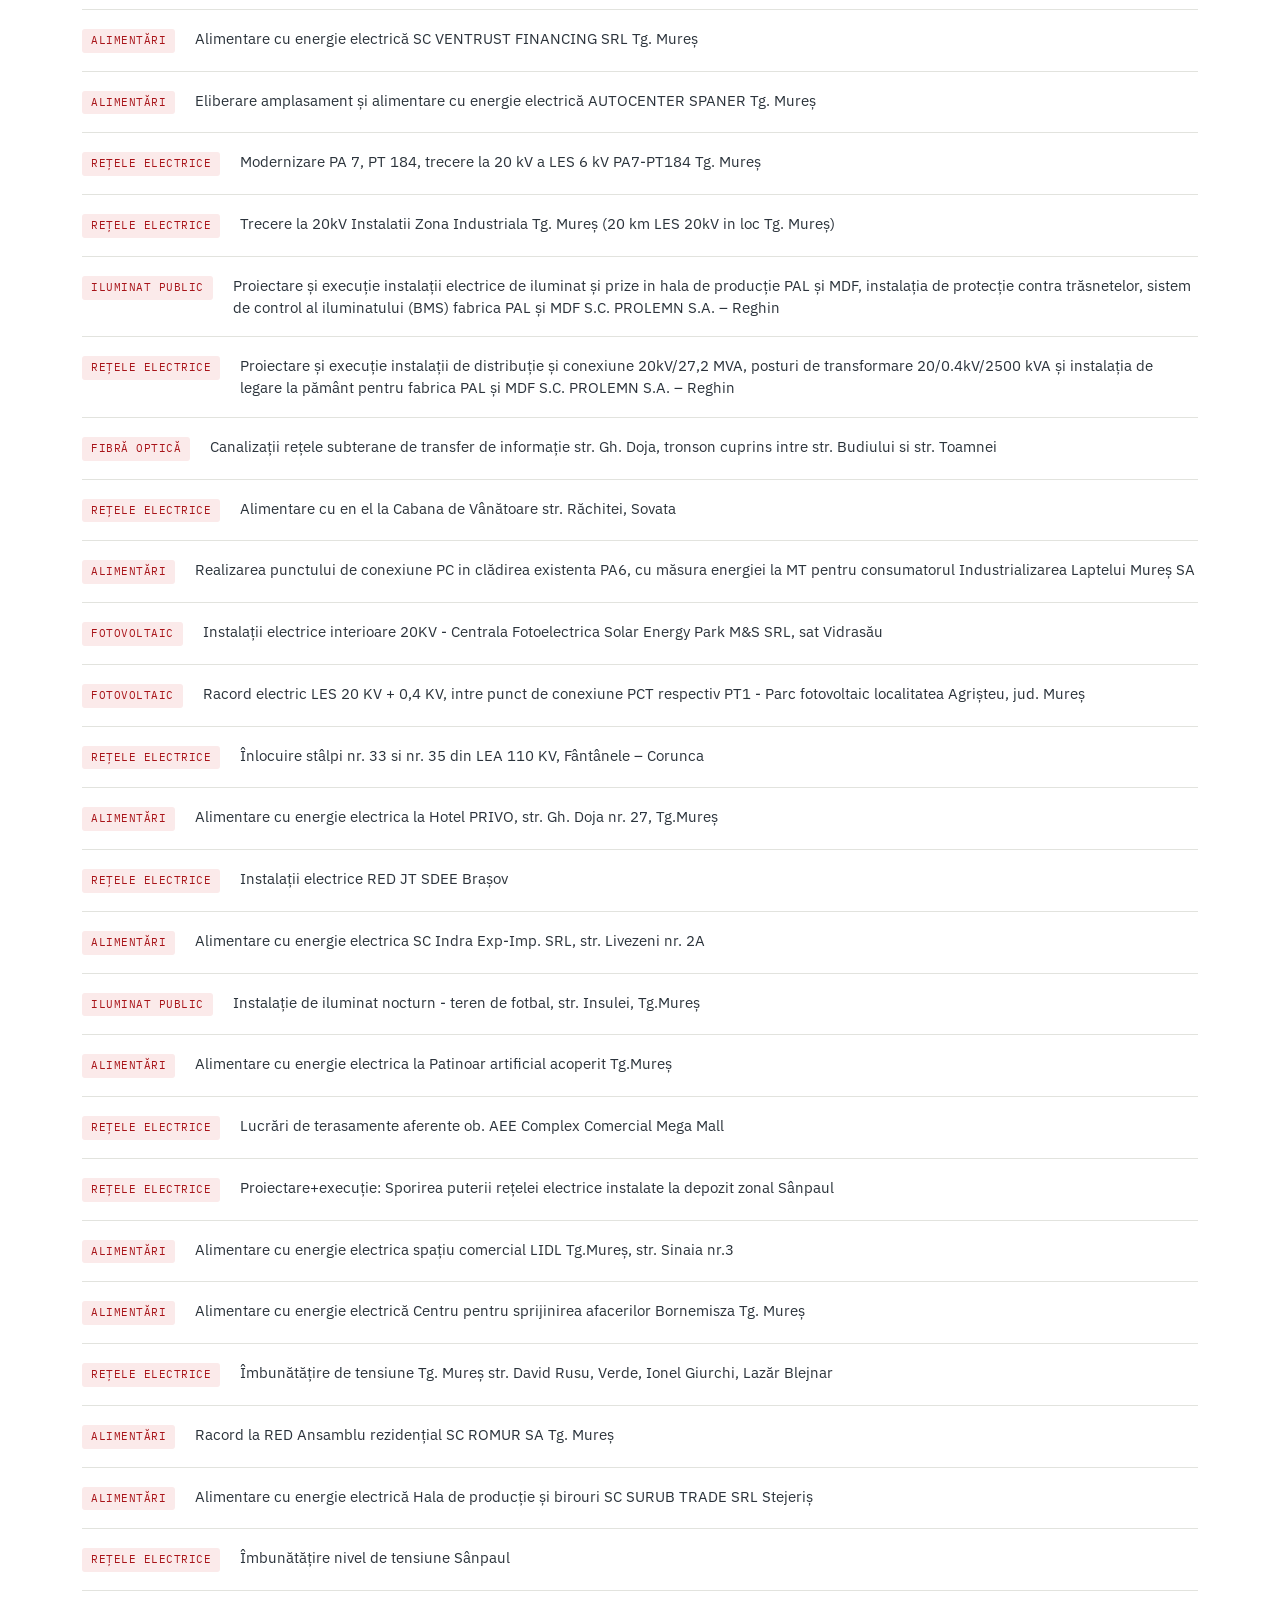
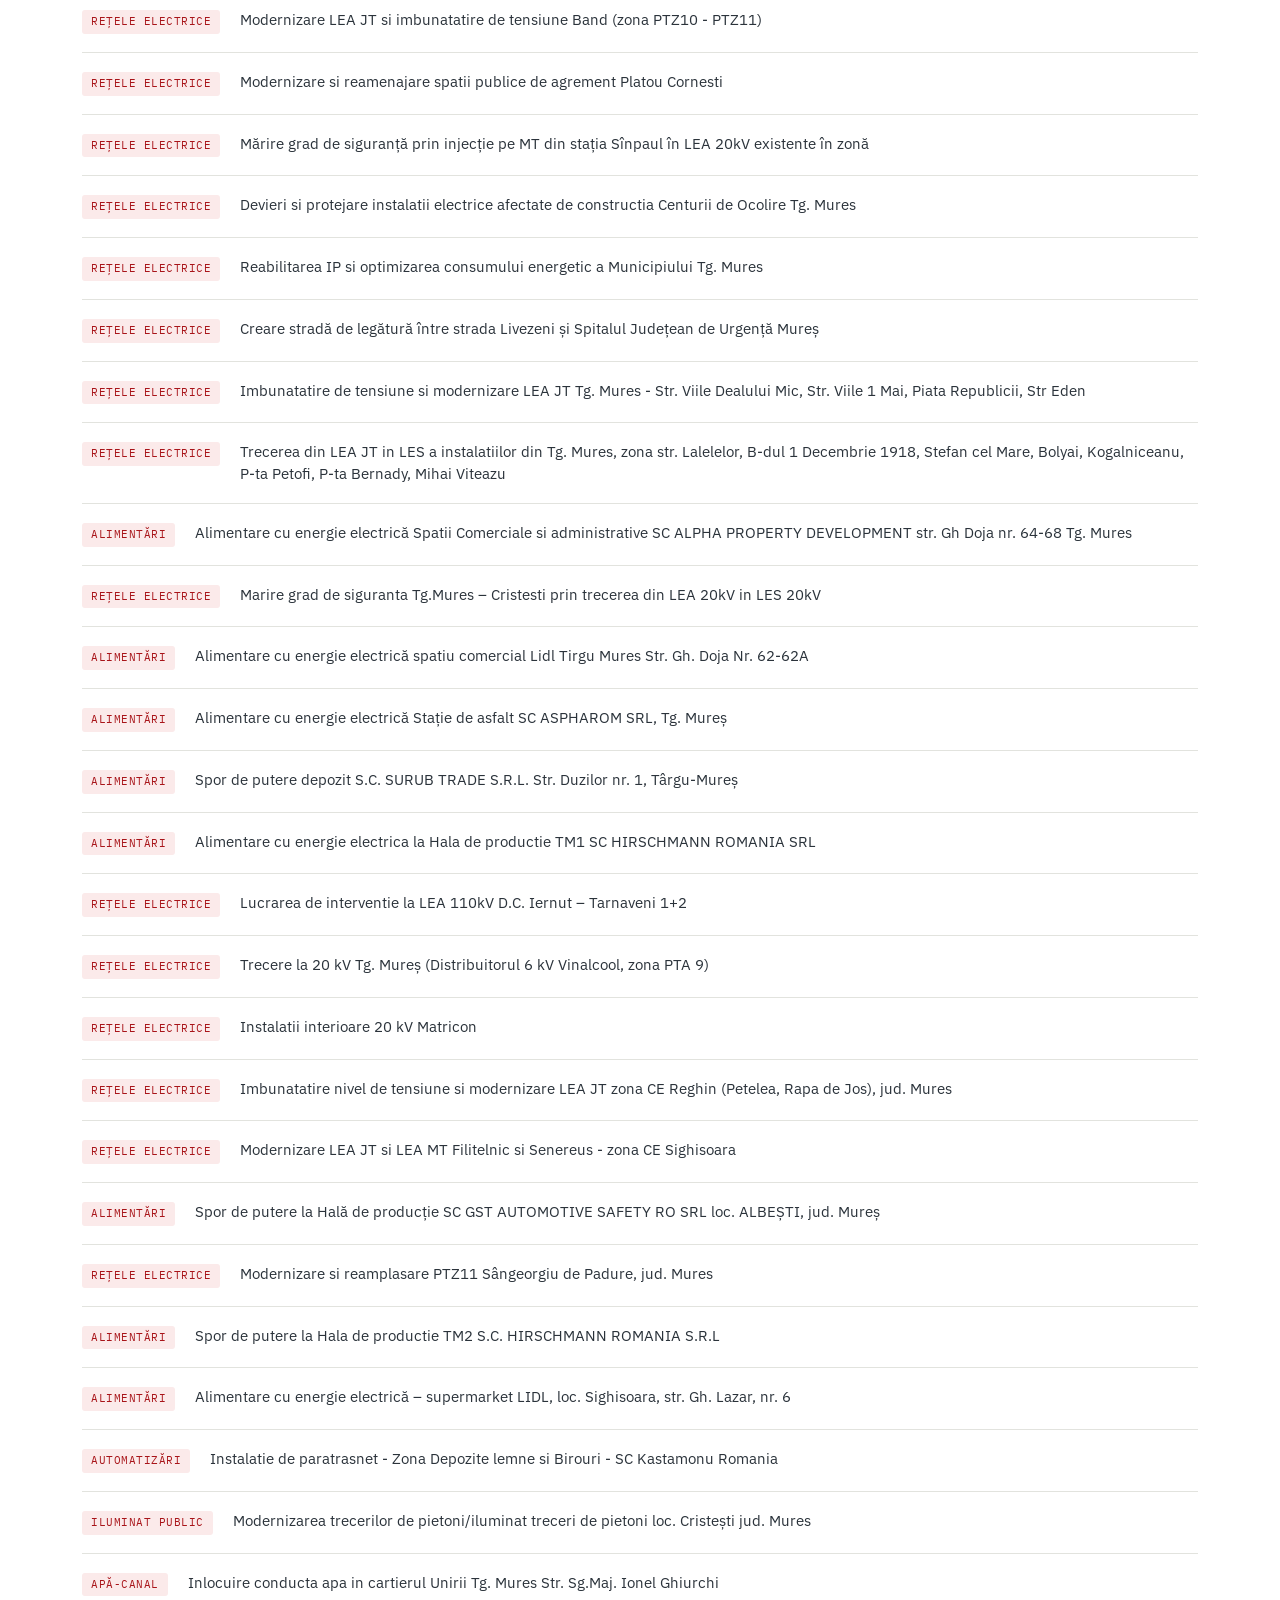
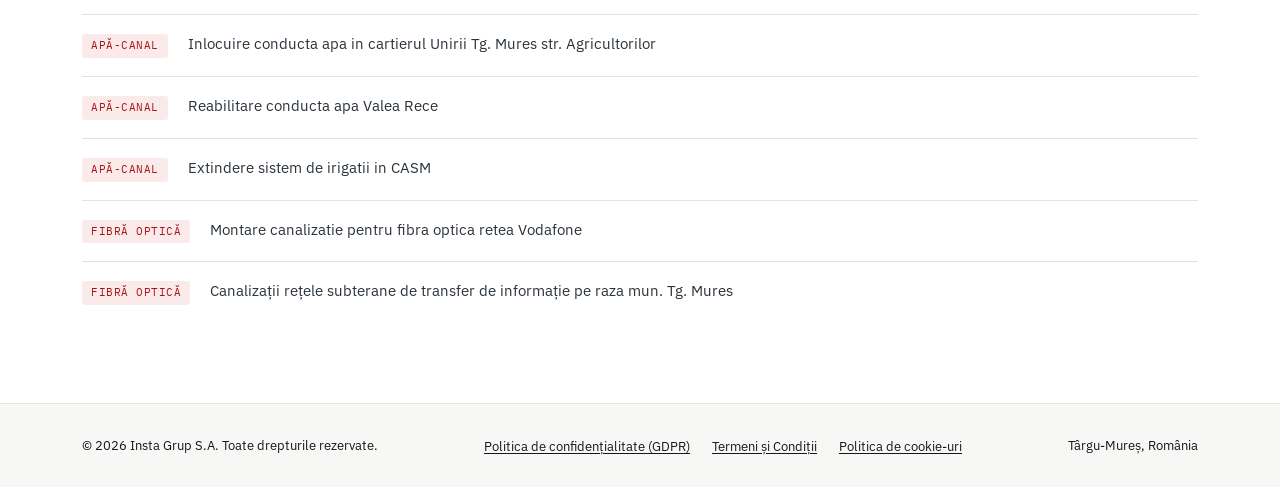
<file: proiecte.html>
<!DOCTYPE html>
<html lang="ro">
<head>
<meta charset="UTF-8">
<meta name="viewport" content="width=device-width, initial-scale=1.0">
<title>Arhiva de proiecte — Insta Grup Târgu-Mureș</title>
<meta name="description" content="Peste 1500 de proiecte finalizate de Insta Grup în județul Mureș: rețele electrice, iluminat public, fotovoltaic, apă-canal și infrastructură.">
<link rel="preconnect" href="https://fonts.googleapis.com">
<link rel="preconnect" href="https://fonts.gstatic.com" crossorigin>
<link href="https://fonts.googleapis.com/css2?family=Space+Grotesk:wght@500;600;700&family=IBM+Plex+Sans:wght@400;500;600&family=IBM+Plex+Mono:wght@500;600&display=swap" rel="stylesheet">
<style>
  :root{
    --ink-900:#14181D; --ink-700:#2B333B; --ink-600:#525C66; --ink-400:#8A939C;
    --paper-000:#FFFFFF; --paper-050:#F7F7F5; --paper-100:#EFEFEB;
    --line:#E2E3DE; --line-strong:#D3D4CE;
    --copper-600:#A81419; --copper-500:#D11F24; --copper-300:#E2686C; --copper-050:#FBEAEA;
    --display:'Space Grotesk',sans-serif; --body:'IBM Plex Sans',sans-serif; --mono:'IBM Plex Mono',monospace;
  }
  *{box-sizing:border-box;margin:0;padding:0;}
  body{font-family:var(--body);color:var(--ink-900);background:var(--paper-000);line-height:1.5;-webkit-font-smoothing:antialiased;}
  a{color:inherit;text-decoration:none;}
  img{display:block;max-width:100%;}
  :focus-visible{outline:2px solid var(--copper-500);outline-offset:3px;}
  .wrap{max-width:1180px;margin:0 auto;padding:0 32px;}
  h1,h2,h3{font-family:var(--display);font-weight:600;letter-spacing:-0.01em;}

  header{position:fixed;top:0;left:0;right:0;z-index:100;background:rgba(255,255,255,0.92);backdrop-filter:blur(10px);border-bottom:1px solid var(--line);}
  nav{max-width:1180px;margin:0 auto;padding:0 32px;display:flex;align-items:center;justify-content:space-between;height:76px;}
  .logo-img{height:60px;width:auto;display:block;}
  .navlinks{display:flex;gap:36px;font-size:15.5px;color:var(--ink-900);}
  .navlinks a:hover{color:var(--copper-600);}
  .nav-cta{font-family:var(--mono);font-size:14px;font-weight:500;color:var(--paper-000);background:var(--copper-500);padding:10px 20px;border-radius:2px;transition:background .2s;}
  .nav-cta:hover{background:var(--copper-600);}
  .lang-switch{display:flex;align-items:center;gap:2px;border:1px solid var(--line-strong);border-radius:3px;padding:2px;}
  .lang-switch button{
    font-family:var(--mono);font-size:12.5px;font-weight:500;letter-spacing:0.03em;
    padding:5px 9px;border-radius:2px;border:none;background:transparent;
    color:var(--ink-400);cursor:pointer;transition:all .15s;
  }
  .lang-switch button:hover{color:var(--copper-600);}
  .lang-switch button.active{background:var(--copper-500);color:#fff;}
  .nav-right{display:flex;align-items:center;gap:14px;}
  .nav-dropdown{position:relative;}
  .nav-dropdown::after{
    content:'';
    position:absolute;
    top:100%;left:50%;
    transform:translateX(-50%);
    width:230px;height:16px;
  }
  .nav-dropdown-trigger{display:flex;align-items:center;gap:6px;font-family:inherit;font-size:15.5px;color:var(--ink-900);background:none;border:none;padding:0;cursor:pointer;transition:color .2s;}
  .nav-dropdown-trigger:hover{color:var(--copper-600);}
  .nav-dropdown.open .nav-dropdown-trigger{color:var(--copper-600);}
  .nav-dropdown-chevron{width:13px;height:13px;transition:transform .2s ease;flex-shrink:0;}
  .nav-dropdown.open .nav-dropdown-chevron{transform:rotate(180deg);}
  .nav-dropdown-menu{position:absolute;top:calc(100% + 16px);left:50%;transform:translateX(-50%) translateY(-6px);background:var(--paper-000);border:1px solid var(--line-strong);border-radius:4px;box-shadow:0 14px 32px rgba(20,24,29,0.14);min-width:230px;padding:8px;z-index:120;opacity:0;visibility:hidden;pointer-events:none;transition:opacity .18s ease, transform .18s ease, visibility .18s;}
  .nav-dropdown:hover .nav-dropdown-menu,.nav-dropdown.open .nav-dropdown-menu{opacity:1;visibility:visible;pointer-events:auto;transform:translateX(-50%) translateY(0);}
  .nav-dropdown-menu a{display:block;padding:10px 12px;border-radius:3px;font-size:15px;color:var(--ink-700);transition:background .15s,color .15s;}
  .nav-dropdown-menu a:hover{background:var(--paper-050);color:var(--copper-600);}
  @media(max-width:860px){
    nav{flex-wrap:wrap;height:auto;padding:14px 20px;row-gap:12px;}
    .navlinks{display:flex;order:3;width:100%;justify-content:center;flex-wrap:wrap;gap:16px 24px;font-size:14.5px;}
    .nav-right{width:100%;justify-content:center;flex-wrap:wrap;}
  }

  .hero{padding:140px 0 40px;border-bottom:1px solid var(--line);}
  .eyebrow{font-family:var(--mono);font-size:13.5px;letter-spacing:0.14em;text-transform:uppercase;color:var(--copper-600);display:flex;align-items:center;gap:10px;margin-bottom:18px;}
  .eyebrow::before{content:"";width:20px;height:1px;background:var(--copper-600);display:inline-block;}
  .hero h1{font-size:clamp(38px,5.4vw,64px);line-height:1.06;max-width:820px;margin-bottom:16px;color:var(--ink-900);}
  .hero p{color:var(--ink-900);font-size:18.5px;max-width:640px;}
  .back-link{display:inline-flex;align-items:center;gap:8px;font-family:var(--mono);font-size:13px;color:var(--ink-900);margin-top:24px;}
  .back-link:hover{color:var(--copper-600);}

  .toolbar{position:sticky;top:76px;z-index:90;background:var(--paper-000);border-bottom:1px solid var(--line);padding:20px 0;}
  .toolbar-inner{display:flex;gap:14px;flex-wrap:wrap;align-items:center;justify-content:space-between;}
  .search-box{flex:1;min-width:220px;max-width:340px;}
  .search-box input{
    width:100%;padding:10px 14px;border:1px solid var(--line-strong);border-radius:3px;
    font-family:var(--body);font-size:14px;background:var(--paper-050);color:var(--ink-900);
  }
  .search-box input:focus{border-color:var(--copper-500);background:var(--paper-000);}
  .chips{display:flex;gap:8px;flex-wrap:wrap;}
  .chip{
    font-family:var(--mono);font-size:12px;padding:8px 14px;border-radius:20px;
    border:1px solid var(--line-strong);color:var(--ink-900);cursor:pointer;
    transition:all .15s;background:var(--paper-000);white-space:nowrap;
  }
  .chip:hover{border-color:var(--copper-500);color:var(--copper-600);}
  .chip.active{background:var(--copper-500);border-color:var(--copper-500);color:#fff;}
  .result-count{font-family:var(--mono);font-size:12.5px;color:var(--ink-900);margin-top:14px;}

  .proj-list{padding:20px 0 80px;}
  .proj-row{
    display:flex;gap:20px;align-items:baseline;padding:18px 0;border-top:1px solid var(--line);
  }
  .proj-row:first-child{border-top:none;}
  .proj-tag{
    font-family:var(--mono);font-size:10.5px;text-transform:uppercase;letter-spacing:0.05em;
    color:var(--copper-600);background:var(--copper-050);padding:4px 9px;border-radius:3px;
    flex-shrink:0;white-space:nowrap;
  }
  .proj-title{font-size:14.5px;color:var(--ink-700);line-height:1.5;}
  .no-results{padding:60px 0;text-align:center;color:var(--ink-900);font-size:14.5px;}
  @media(max-width:600px){
    .proj-row{flex-direction:column;gap:6px;}
  }

  footer{background:var(--paper-050);color:var(--ink-900);padding:32px 0;font-size:12.5px;border-top:1px solid var(--line);}
  .footer-inner{display:flex;justify-content:space-between;flex-wrap:wrap;gap:12px;align-items:center;}
  .footer-links{display:flex;gap:22px;flex-wrap:wrap;}
  .footer-links button{font-family:var(--body);font-size:12.5px;color:var(--ink-900);background:none;border:none;cursor:pointer;padding:0;text-decoration:underline;text-underline-offset:2px;transition:color .2s;}
  .footer-links button:hover{color:var(--copper-600);}

  .modal-overlay{display:none;position:fixed;inset:0;z-index:200;background:rgba(20,24,29,0.55);padding:40px 20px;overflow-y:auto;}
  .modal-overlay.open{display:block;}
  .modal-card{background:var(--paper-000);max-width:760px;margin:0 auto;border-radius:6px;box-shadow:0 24px 60px rgba(0,0,0,0.3);overflow:hidden;}
  .modal-head{display:flex;align-items:center;justify-content:space-between;padding:26px 32px;border-bottom:1px solid var(--line);position:sticky;top:0;background:var(--paper-000);}
  .modal-head h3{font-size:20px;color:var(--ink-900);}
  .modal-close{font-family:var(--mono);font-size:13px;color:var(--ink-600);background:var(--paper-050);border:1px solid var(--line-strong);width:32px;height:32px;border-radius:50%;display:flex;align-items:center;justify-content:center;cursor:pointer;transition:all .2s;flex-shrink:0;}
  .modal-close:hover{background:var(--copper-050);border-color:var(--copper-500);color:var(--copper-600);}
  .modal-body{padding:32px;max-height:70vh;overflow-y:auto;}
  .modal-body h4{font-family:var(--display);font-size:15.5px;color:var(--ink-900);margin-top:26px;margin-bottom:10px;}
  .modal-body h4:first-child{margin-top:0;}
  .modal-body p{font-size:15.5px;color:var(--ink-900);margin-bottom:12px;line-height:1.65;}
  .modal-body ul{margin:0 0 14px 0;padding-left:20px;}
  .modal-body li{font-size:15.5px;color:var(--ink-900);margin-bottom:8px;line-height:1.6;}
  .modal-body a{color:var(--copper-600);text-decoration:underline;text-underline-offset:2px;}
  .modal-body strong{color:var(--ink-900);font-weight:600;}
  @media(max-width:640px){
    nav{flex-wrap:wrap;height:auto;padding:14px 20px;row-gap:12px;}
    .nav-right{width:100%;justify-content:center;}
    .logo-img{height:44px;}
    .lang-switch button{padding:5px 8px;font-size:11px;}
    .nav-cta{font-size:12px;padding:9px 16px;}
    .navlinks{gap:12px 18px;font-size:14px;}
  }

  /* ===== COOKIE CONSENT BANNER ===== */
  .cookie-banner{
    position:fixed;left:0;right:0;bottom:0;z-index:300;
    background:var(--ink-900);color:var(--paper-050);
    padding:18px 32px;
    display:flex;align-items:center;justify-content:center;gap:24px;flex-wrap:wrap;
    box-shadow:0 -8px 24px rgba(0,0,0,0.18);
    transform:translateY(100%);transition:transform .3s ease;
  }
  .cookie-banner.show{transform:translateY(0);}
  .cookie-banner p{font-size:13.5px;color:var(--paper-100);max-width:640px;line-height:1.55;margin:0;}
  .cookie-banner a{color:var(--copper-300);text-decoration:underline;text-underline-offset:2px;}
  .cookie-banner-actions{display:flex;align-items:center;gap:12px;flex-shrink:0;}
  .cookie-banner-accept{
    font-family:var(--mono);font-size:13px;font-weight:500;
    background:var(--copper-500);color:#fff;border:none;
    padding:10px 22px;border-radius:2px;cursor:pointer;transition:background .2s;white-space:nowrap;
  }
  .cookie-banner-accept:hover{background:var(--copper-600);}
  @media(max-width:640px){
    .cookie-banner{padding:16px 20px;flex-direction:column;align-items:stretch;gap:14px;}
    .cookie-banner-actions{justify-content:center;}
  }
</style>
</head>
<body>

<header>
  <nav>
    <a href="index.html" class="logo-img-wrap"><img src="[data-uri]" alt="Insta Grup" class="logo-img"></a>
    <div class="navlinks">
      <div class="nav-dropdown" id="navDespreDropdown">
        <button type="button" class="nav-dropdown-trigger" aria-expanded="false" aria-haspopup="true">
          <span data-i18n="nav_despre">Despre noi</span>
          <svg class="nav-dropdown-chevron" viewBox="0 0 24 24" fill="none" stroke="currentColor" stroke-width="2"><path d="M6 9l6 6 6-6"/></svg>
        </button>
        <div class="nav-dropdown-menu">
          <a href="index.html#proiecte" data-i18n="nav_proiecte">Proiecte</a>
          <a href="index.html#servicii" data-i18n="nav_servicii">Servicii</a>
          <a href="index.html#despre" data-i18n="nav_despre">Despre noi</a>
          <a href="index.html#contact" data-i18n="nav_contact">Contact</a>
        </div>
      </div>
      <a href="relatii-publice.html" data-i18n="nav_relatii">Iluminat public</a>
    </div>
    <div class="nav-right">
      <div class="lang-switch">
        <button type="button" data-lang="ro" onclick="setLanguage('ro')">RO</button>
        <button type="button" data-lang="en" onclick="setLanguage('en')">EN</button>
        <button type="button" data-lang="hu" onclick="setLanguage('hu')">HU</button>
      </div>
      <a href="raportare.html" class="nav-cta" data-i18n="nav_cta">Sesizări iluminat public</a>
    </div>
  </nav>
</header>

<section class="hero">
  <div class="wrap">
    <div class="eyebrow" data-i18n="archive_eyebrow">Arhivă completă</div>
    <h1 data-i18n="archive_h1">Toate proiectele realizate în județul Mureș</h1>
    <p data-i18n="archive_lede">Peste 25 de ani de activitate — o listă completă a lucrărilor duse la bun sfârșit, din 1997 până astăzi. Filtrați după categorie sau căutați un proiect anume.</p>
    <p class="legal-ro-note" data-i18n="archive_data_note" style="font-size:13px;color:var(--ink-900);font-style:italic;margin-top:6px;">Descrierile proiectelor de mai jos sunt păstrate în limba română, ca înregistrări istorice originale.</p>
    <a href="index.html#proiecte" class="back-link" data-i18n="archive_back">← Înapoi la proiecte de referință</a>
  </div>
</section>

<div class="toolbar">
  <div class="wrap toolbar-inner">
    <div class="search-box">
      <input type="text" id="searchInput" placeholder="Caută un proiect (ex: Sânpaul, LEA, fibră optică)..." data-i18n-placeholder="archive_search_ph" aria-label="Caută un proiect" data-i18n-aria="archive_search_aria">
    </div>
    <div class="chips" id="chipsWrap"></div>
  </div>
  <div class="wrap"><div class="result-count" id="resultCount"></div></div>
</div>

<div class="wrap">
  <div class="proj-list" id="projList"></div>
</div>

<footer>
  <div class="wrap footer-inner">
    <span data-i18n="footer_copy">© 2026 Insta Grup S.A. Toate drepturile rezervate.</span>
    <div class="footer-links">
      <button type="button" onclick="openModal(&#39;gdprModal&#39;)" data-i18n="footer_gdpr">Politica de confidențialitate (GDPR)</button>
      <button type="button" onclick="openModal(&#39;tcModal&#39;)" data-i18n="footer_tc">Termeni și Condiții</button>
      <button type="button" onclick="openModal(&#39;cookieModal&#39;)" data-i18n="footer_cookies">Politica de cookie-uri</button>
    </div>
    <span data-i18n="footer_location">Târgu-Mureș, România</span>
  </div>
</footer>

<div class="modal-overlay" id="gdprModal" onclick="if(event.target===this) closeModal(&#39;gdprModal&#39;)">
  <div class="modal-card">
    <div class="modal-head">
      <h3>Notă de informare privind protecția datelor cu caracter personal</h3>
      <button class="modal-close" onclick="closeModal(&#39;gdprModal&#39;)" aria-label="Închide">✕</button>
    </div>
    <div class="modal-body">
      <p class="legal-ro-note" data-i18n="legal_ro_only_note" style="font-style:italic;color:var(--ink-900);margin-bottom:18px;">Acest document este disponibil oficial doar în limba română.</p>
      <h4>1. Cine suntem</h4>
      <p>Insta Grup S.A., cu sediul social în Târgu-Mureș, str. Căminului nr. 35, jud. Mureș, cod poștal 540243, este operator de date cu caracter personal atunci când prelucrează datele persoanelor care ne contactează, ale reprezentanților clienților și partenerilor noștri, precum și ale altor persoane cu care intrăm în contact în activitatea de proiectare și execuție a instalațiilor electrice și a lucrărilor conexe.</p>
      <p>Date de contact: <a href="mailto:office@insta-grup.ro">office@insta-grup.ro</a>, tel. 0265 253997.</p>
      <h4>2. Ce date prelucrăm</h4>
      <p>Spre deosebire de un furnizor de utilități cu milioane de clienți casnici, INSTA GRUP prelucrează date într-un volum mult mai restrâns, în principal date de identificare și de contact ale reprezentanților clienților, partenerilor și furnizorilor, datele transmise prin formularul de contact de pe website, date cuprinse în documentația tehnică și contractuală aferentă lucrărilor, precum și date ale angajaților, dacă este cazul.</p>
      <h4>3. Temeiurile juridice ale prelucrării</h4>
      <p>Executarea unui contract sau demersuri precontractuale la cererea persoanei vizate, interesul legitim al societății, precum și obligații legale (ex: păstrarea documentelor financiar-contabile).</p>
      <h4>4. Drepturile persoanelor vizate</h4>
      <p>Conform GDPR, aveți dreptul la informare, acces la date, rectificare, ștergere, restricționarea prelucrării, portabilitatea datelor și opoziție. Vă puteți exercita aceste drepturi transmițând o solicitare scrisă la <a href="mailto:office@insta-grup.ro">office@insta-grup.ro</a>, sau puteți depune o plângere la ANSPDCP (<a href="https://www.dataprotection.ro" target="_blank" rel="noopener">www.dataprotection.ro</a>).</p>
      <p>Pentru textul complet al notei de informare, consultați pagina principală a site-ului.</p>
    </div>
  </div>
</div>

<div class="modal-overlay" id="tcModal" onclick="if(event.target===this) closeModal(&#39;tcModal&#39;)">
  <div class="modal-card">
    <div class="modal-head">
      <h3>Termeni și Condiții</h3>
      <button class="modal-close" onclick="closeModal(&#39;tcModal&#39;)" aria-label="Închide">✕</button>
    </div>
    <div class="modal-body">
      <p class="legal-ro-note" data-i18n="legal_ro_only_note" style="font-style:italic;color:var(--ink-900);margin-bottom:18px;">Acest document este disponibil oficial doar în limba română.</p>
      <p>Prin accesarea și utilizarea website-ului www.insta-grup.ro confirmați faptul că ați luat la cunoștință Termenii și Condițiile publicate pe pagina principală a site-ului, îi acceptați, îi înțelegeți și îi respectați pe deplin.</p>
      <p>Pentru textul complet al Termenilor și Condițiilor, vă rugăm consultați pagina principală a site-ului.</p>
      <h4>Suport</h4>
      <p>Pentru orice întrebări sau sesizări, vă rugăm să ne contactați la adresa de e-mail <a href="mailto:office@insta-grup.ro">office@insta-grup.ro</a> sau la numărul de telefon 0265 253997.</p>
    </div>
  </div>
</div>


<div class="modal-overlay" id="cookieModal" onclick="if(event.target===this) closeModal('cookieModal')">
  <div class="modal-card">
    <div class="modal-head">
      <h3>Politica de cookie-uri</h3>
      <button class="modal-close" onclick="closeModal('cookieModal')" aria-label="Închide">✕</button>
    </div>
    <div class="modal-body">
      <p class="legal-ro-note" data-i18n="legal_ro_only_note" style="font-style:italic;color:var(--ink-900);margin-bottom:18px;">Acest document este disponibil oficial doar în limba română.</p>
      <h4>Ce stocăm</h4>
      <p>Site-ul www.insta-grup.ro <strong>nu folosește cookie-uri de marketing, publicitate sau urmărire</strong>. Reținem local, în browser, doar preferința dumneavoastră de limbă (RO/EN/HU) și, exclusiv pe pagina de administrare folosită de personalul INSTA GRUP, sesiunea de autentificare tehnică furnizată de furnizorul nostru de infrastructură. Ambele sunt strict necesare pentru funcționarea site-ului.</p>
      <h4>Resurse de la terți</h4>
      <p>Pentru afișare corectă, încărcăm fonturi de la Google Fonts și o bibliotecă tehnică de la furnizorul nostru de infrastructură. Acestea pot primi adresa IP ca parte tehnică a livrării resursei, dar nu sunt folosite pentru urmărire sau publicitate.</p>
      <p>Pentru textul complet al Politicii de cookie-uri, vă rugăm consultați pagina principală a site-ului.</p>
      <h4>Suport</h4>
      <p>Pentru orice întrebări, vă rugăm să ne contactați la <a href="mailto:office@insta-grup.ro">office@insta-grup.ro</a> sau la 0265 253997.</p>
    </div>
  </div>
</div>

<script src="i18n.js"></script>
<script>
  /* ================================================================
     PROJECT ARCHIVE — insta-grup.ro/proiecte.html
     ----------------------------------------------------------------
     Purpose: full searchable/filterable list of past projects, linked
     from the "Vezi arhiva completă" button on the homepage's project
     map section (index.html).

     This page is entirely static (no Supabase, no database) — the
     `projects` array below is the full dataset, hardcoded. To add,
     remove, or edit a project, edit that array directly (each entry
     is { title, cat }, where `cat` must exactly match one of the
     category names in the `categories` array just below it, or it
     will silently fall outside every filter chip).

     i18n note: `cat` values are internal Romanian keys used to match
     projects to chips -- they are NOT translated (translating them
     would break the filter). Only the chip LABEL shown to the visitor
     is translated, via the CATEGORY_LABEL_KEYS lookup below. Project
     titles themselves are intentionally left in Romanian everywhere
     (see i18n.js header comment for why).

     The category chips and the search box both filter the same
     in-memory array client-side (see render()) — there is no
     server-side pagination, which is fine at this data size (~70
     items) but would need rethinking if the project list grows into
     the many hundreds.
     ================================================================ */

  function openModal(id){ document.getElementById(id).classList.add('open'); document.body.style.overflow = 'hidden'; }
  function closeModal(id){ document.getElementById(id).classList.remove('open'); document.body.style.overflow = ''; }
  document.addEventListener('keydown', (e)=>{ if(e.key === 'Escape'){ document.querySelectorAll('.modal-overlay.open').forEach(m => closeModal(m.id)); } });

  (function initNavDropdown(){
    const dropdown = document.getElementById('navDespreDropdown');
    if (!dropdown) return;
    const trigger = dropdown.querySelector('.nav-dropdown-trigger');
    function closeDropdown(){ dropdown.classList.remove('open'); trigger.setAttribute('aria-expanded', 'false'); }
    trigger.addEventListener('click', (e) => {
      e.stopPropagation();
      const isOpen = dropdown.classList.toggle('open');
      trigger.setAttribute('aria-expanded', isOpen ? 'true' : 'false');
    });
    document.addEventListener('click', (e) => { if (!dropdown.contains(e.target)) closeDropdown(); });
    document.addEventListener('keydown', (e) => { if (e.key === 'Escape') closeDropdown(); });
    dropdown.querySelectorAll('.nav-dropdown-menu a').forEach(a => a.addEventListener('click', closeDropdown));
  })();

  const projects = [{"title": "Alimentare cu energie electrică la Staţia de uscare gaze loc. Ernei, Jud. Mureş", "cat": "Alimentări"}, {"title": "Alimentare cu energie electrica sediu administrativ şi ateliere SIRCOSS - SNGN ROMGAZ Tg.Mureş", "cat": "Alimentări"}, {"title": "RK instalaţie electrică JT şi acţionare motor grup 1 Voivodeni şi RK instalaţie electrică JT Staţia de injecţie Lunca Tecii – proiectare şi execuţie", "cat": "Alimentări"}, {"title": "Reabilitare a iluminatului public în străzi şi parcuri din municipiul Tg. Mureș", "cat": "Iluminat public"}, {"title": "Reparaţii LEA(LES) 20 kV F2PA18 şi LEA(LES) 20 kV Ungheni-Autoservice", "cat": "Rețele electrice"}, {"title": "Alimentare cu energie electrică la Staţia de clorare apă Gorneşti, sat Periş", "cat": "Alimentări"}, {"title": "Alimentare cu energie electrică Sala sport Grup Şcolar Sportiv Tg. Mureș", "cat": "Alimentări"}, {"title": "Înlocuire izolaţie pe LEA 20 kV Râciu-Sărmaş", "cat": "Rețele electrice"}, {"title": "Mărire grad de siguranţă în alimentare cu energie electrică la SC BERE MUREŞ SA Ungheni", "cat": "Rețele electrice"}, {"title": "Iluminat stradal str. Gh. Doja şi sens giratoriu pentru Complex Comercial EUROPEAN RETAIL PARK Tg. Mureș", "cat": "Iluminat public"}, {"title": "Înlocuire izolaţie la traversări la LEA 110 kV Fântânele-Sovata", "cat": "Rețele electrice"}, {"title": "Instalaţii electrice interioare 20 kV la Complex Comercial EUROPEAN RETAIL PARK Tg. Mureş", "cat": "Alimentări"}, {"title": "Modernizare şi îmbunătăţire de tensiune DEDA", "cat": "Rețele electrice"}, {"title": "Alimentare cu energie electrică Complex comercial BELROM UNU Tg. Mureş etapa I", "cat": "Alimentări"}, {"title": "Alimentare cu energie electrică SC VENTRUST FINANCING SRL Tg. Mureş", "cat": "Alimentări"}, {"title": "Eliberare amplasament şi alimentare cu energie electrică AUTOCENTER SPANER Tg. Mureş", "cat": "Alimentări"}, {"title": "Modernizare PA 7, PT 184, trecere la 20 kV a LES 6 kV PA7-PT184 Tg. Mureş", "cat": "Rețele electrice"}, {"title": "Trecere la 20kV Instalatii Zona Industriala Tg. Mureș (20 km LES 20kV in loc Tg. Mureș)", "cat": "Rețele electrice"}, {"title": "Proiectare şi execuție instalații electrice de iluminat şi prize in hala de producție PAL şi MDF, instalația de protecție contra trăsnetelor, sistem de control al iluminatului (BMS) fabrica PAL şi MDF S.C. PROLEMN S.A. – Reghin", "cat": "Iluminat public"}, {"title": "Proiectare şi execuție instalații de distribuție şi conexiune 20kV/27,2 MVA, posturi de transformare 20/0.4kV/2500 kVA şi instalația de legare la pământ pentru fabrica PAL şi MDF S.C. PROLEMN S.A. – Reghin", "cat": "Rețele electrice"}, {"title": "Canalizaţii reţele subterane de transfer de informaţie str. Gh. Doja, tronson cuprins intre str. Budiului si str. Toamnei", "cat": "Fibră optică"}, {"title": "Alimentare cu en el la Cabana de Vânătoare str. Răchitei, Sovata", "cat": "Rețele electrice"}, {"title": "Realizarea punctului de conexiune PC in clădirea existenta PA6, cu măsura energiei la MT pentru consumatorul Industrializarea Laptelui Mureş SA", "cat": "Alimentări"}, {"title": "Instalaţii electrice interioare 20KV - Centrala Fotoelectrica Solar Energy Park M&S SRL, sat Vidrasău", "cat": "Fotovoltaic"}, {"title": "Racord electric LES 20 KV + 0,4 KV, intre punct de conexiune PCT respectiv PT1 - Parc fotovoltaic localitatea Agrişteu, jud. Mureş", "cat": "Fotovoltaic"}, {"title": "Înlocuire stâlpi nr. 33 si nr. 35 din LEA 110 KV, Fântânele – Corunca", "cat": "Rețele electrice"}, {"title": "Alimentare cu energie electrica la Hotel PRIVO, str. Gh. Doja nr. 27, Tg.Mureş", "cat": "Alimentări"}, {"title": "Instalaţii electrice RED JT SDEE Braşov", "cat": "Rețele electrice"}, {"title": "Alimentare cu energie electrica SC Indra Exp-Imp. SRL, str. Livezeni nr. 2A", "cat": "Alimentări"}, {"title": "Instalaţie de iluminat nocturn - teren de fotbal, str. Insulei, Tg.Mureş", "cat": "Iluminat public"}, {"title": "Alimentare cu energie electrica la Patinoar artificial acoperit Tg.Mureş", "cat": "Alimentări"}, {"title": "Lucrări de terasamente aferente ob. AEE Complex Comercial Mega Mall", "cat": "Rețele electrice"}, {"title": "Proiectare+execuţie: Sporirea puterii reţelei electrice instalate la depozit zonal Sânpaul", "cat": "Rețele electrice"}, {"title": "Alimentare cu energie electrica spaţiu comercial LIDL Tg.Mureş, str. Sinaia nr.3", "cat": "Alimentări"}, {"title": "Alimentare cu energie electrică Centru pentru sprijinirea afacerilor Bornemisza Tg. Mureş", "cat": "Alimentări"}, {"title": "Îmbunătăţire de tensiune Tg. Mureş str. David Rusu, Verde, Ionel Giurchi, Lazăr Blejnar", "cat": "Rețele electrice"}, {"title": "Racord la RED Ansamblu rezidenţial SC ROMUR SA Tg. Mureş", "cat": "Alimentări"}, {"title": "Alimentare cu energie electrică Hala de producţie şi birouri SC SURUB TRADE SRL Stejeriş", "cat": "Alimentări"}, {"title": "Îmbunătăţire nivel de tensiune Sânpaul", "cat": "Rețele electrice"}, {"title": "Modernizare LEA JT si imbunatatire de tensiune Band (zona PTZ10 - PTZ11)", "cat": "Rețele electrice"}, {"title": "Modernizare si reamenajare spatii publice de agrement Platou Cornesti", "cat": "Rețele electrice"}, {"title": "Mărire grad de siguranță prin injecție pe MT din stația Sînpaul în LEA 20kV existente în zonă", "cat": "Rețele electrice"}, {"title": "Devieri si protejare instalatii electrice afectate de constructia Centurii de Ocolire Tg. Mures", "cat": "Rețele electrice"}, {"title": "Reabilitarea IP si optimizarea consumului energetic a Municipiului Tg. Mures", "cat": "Rețele electrice"}, {"title": "Creare stradă de legătură între strada Livezeni şi Spitalul Judeţean de Urgenţă Mureş", "cat": "Rețele electrice"}, {"title": "Imbunatatire de tensiune si modernizare LEA JT Tg. Mures - Str. Viile Dealului Mic, Str. Viile 1 Mai, Piata Republicii, Str Eden", "cat": "Rețele electrice"}, {"title": "Trecerea din LEA JT in LES a instalatiilor din Tg. Mures, zona str. Lalelelor, B-dul 1 Decembrie 1918, Stefan cel Mare, Bolyai, Kogalniceanu, P-ta Petofi, P-ta Bernady, Mihai Viteazu", "cat": "Rețele electrice"}, {"title": "Alimentare cu energie electrică Spatii Comerciale si administrative SC ALPHA PROPERTY DEVELOPMENT str. Gh Doja nr. 64-68 Tg. Mures", "cat": "Alimentări"}, {"title": "Marire grad de siguranta Tg.Mures – Cristesti prin trecerea din LEA 20kV in LES 20kV", "cat": "Rețele electrice"}, {"title": "Alimentare cu energie electrică spatiu comercial Lidl Tirgu Mures Str. Gh. Doja Nr. 62-62A", "cat": "Alimentări"}, {"title": "Alimentare cu energie electrică Stație de asfalt SC ASPHAROM SRL, Tg. Mureș", "cat": "Alimentări"}, {"title": "Spor de putere depozit S.C. SURUB TRADE S.R.L. Str. Duzilor nr. 1, Târgu-Mureș", "cat": "Alimentări"}, {"title": "Alimentare cu energie electrica la Hala de productie TM1 SC HIRSCHMANN ROMANIA SRL", "cat": "Alimentări"}, {"title": "Lucrarea de interventie la LEA 110kV D.C. Iernut – Tarnaveni 1+2", "cat": "Rețele electrice"}, {"title": "Trecere la 20 kV Tg. Mureş (Distribuitorul 6 kV Vinalcool, zona PTA 9)", "cat": "Rețele electrice"}, {"title": "Instalatii interioare 20 kV Matricon", "cat": "Rețele electrice"}, {"title": "Imbunatatire nivel de tensiune si modernizare LEA JT zona CE Reghin (Petelea, Rapa de Jos), jud. Mures", "cat": "Rețele electrice"}, {"title": "Modernizare LEA JT si LEA MT Filitelnic si Senereus - zona CE Sighisoara", "cat": "Rețele electrice"}, {"title": "Spor de putere la Hală de producţie SC GST AUTOMOTIVE SAFETY RO SRL loc. ALBEŞTI, jud. Mureş", "cat": "Alimentări"}, {"title": "Modernizare si reamplasare PTZ11 Sângeorgiu de Padure, jud. Mures", "cat": "Rețele electrice"}, {"title": "Spor de putere la Hala de productie TM2 S.C. HIRSCHMANN ROMANIA S.R.L", "cat": "Alimentări"}, {"title": "Alimentare cu energie electrică – supermarket LIDL, loc. Sighisoara, str. Gh. Lazar, nr. 6", "cat": "Alimentări"}, {"title": "Instalatie de paratrasnet - Zona Depozite lemne si Birouri - SC Kastamonu Romania", "cat": "Automatizări"}, {"title": "Modernizarea trecerilor de pietoni/iluminat treceri de pietoni loc. Cristești jud. Mures", "cat": "Iluminat public"}, {"title": "Inlocuire conducta apa in cartierul Unirii Tg. Mures Str. Sg.Maj. Ionel Ghiurchi", "cat": "Apă-canal"}, {"title": "Inlocuire conducta apa in cartierul Unirii Tg. Mures str. Agricultorilor", "cat": "Apă-canal"}, {"title": "Reabilitare conducta apa Valea Rece", "cat": "Apă-canal"}, {"title": "Extindere sistem de irigatii in CASM", "cat": "Apă-canal"}, {"title": "Montare canalizatie pentru fibra optica retea Vodafone", "cat": "Fibră optică"}, {"title": "Canalizaţii reţele subterane de transfer de informaţie pe raza mun. Tg. Mures", "cat": "Fibră optică"}];

  const categories = ["Toate", "Rețele electrice", "Alimentări", "Iluminat public", "Apă-canal", "Fibră optică", "Fotovoltaic", "Automatizări"];
  const CATEGORY_LABEL_KEYS = {
    "Toate": "archive_cat_all",
    "Rețele electrice": "archive_cat_retele",
    "Alimentări": "archive_cat_alimentari",
    "Iluminat public": "archive_cat_iluminat",
    "Apă-canal": "archive_cat_apa",
    "Fibră optică": "archive_cat_fibra",
    "Fotovoltaic": "archive_cat_foto",
    "Automatizări": "archive_cat_automat",
  };
  let activeCat = "Toate";
  let searchTerm = "";

  const chipsWrap = document.getElementById('chipsWrap');
  const chipEls = {};
  categories.forEach(cat => {
    const chip = document.createElement('button');
    chip.type = 'button';
    chip.className = 'chip' + (cat === activeCat ? ' active' : '');
    chip.dataset.cat = cat;
    chip.addEventListener('click', () => {
      activeCat = cat;
      document.querySelectorAll('.chip').forEach(c => c.classList.remove('active'));
      chip.classList.add('active');
      render();
    });
    chipsWrap.appendChild(chip);
    chipEls[cat] = chip;
  });

  function updateChipLabels(){
    categories.forEach(cat => {
      const count = cat === 'Toate' ? projects.length : projects.filter(p => p.cat === cat).length;
      chipEls[cat].textContent = t(CATEGORY_LABEL_KEYS[cat]) + ' (' + count + ')';
    });
  }

  document.getElementById('searchInput').addEventListener('input', (e) => {
    searchTerm = e.target.value.trim().toLowerCase();
    render();
  });

  function render(){
    updateChipLabels();
    const list = document.getElementById('projList');
    const filtered = projects.filter(p => {
      const matchCat = activeCat === 'Toate' || p.cat === activeCat;
      const matchSearch = !searchTerm || p.title.toLowerCase().includes(searchTerm);
      return matchCat && matchSearch;
    });
    document.getElementById('resultCount').textContent = t('archive_count_of', {n: filtered.length, total: projects.length});
    if(filtered.length === 0){
      list.innerHTML = `<div class="no-results">${t('archive_no_results')}</div>`;
      return;
    }
    list.innerHTML = filtered.map(p => `
      <div class="proj-row">
        <span class="proj-tag">${t(CATEGORY_LABEL_KEYS[p.cat] || p.cat)}</span>
        <span class="proj-title">${p.title}</span>
      </div>
    `).join('');
  }
  render();
  window.addEventListener('langchange', render);

  /* ============================================================
     COOKIE CONSENT BANNER — see index.html for the full policy
     rationale. Simple disclosure notice (no accept/reject choice
     needed, since nothing on the site is used for tracking or
     marketing). Shown once; dismissal is remembered in localStorage.
     ============================================================ */
  (function initCookieBanner(){
    const STORAGE_KEY = 'cookie_notice_ack';
    if (localStorage.getItem(STORAGE_KEY) === 'true') return;

    const banner = document.createElement('div');
    banner.className = 'cookie-banner';
    banner.innerHTML = `
      <p data-i18n="cookie_banner_text">Folosim doar cookie-uri și stocare locală strict necesare pentru funcționarea site-ului (preferința de limbă, conectarea echipei) — fără cookie-uri de marketing sau urmărire.</p>
      <div class="cookie-banner-actions">
        <a href="#" onclick="openModal('cookieModal'); return false;" data-i18n="cookie_banner_link">Politica de cookie-uri</a>
        <button type="button" class="cookie-banner-accept" data-i18n="cookie_banner_accept">Am înțeles</button>
      </div>
    `;
    document.body.appendChild(banner);
    requestAnimationFrame(() => requestAnimationFrame(() => banner.classList.add('show')));

    const bannerText = banner.querySelector('[data-i18n="cookie_banner_text"]');
    const bannerLink = banner.querySelector('[data-i18n="cookie_banner_link"]');
    const bannerAccept = banner.querySelector('[data-i18n="cookie_banner_accept"]');

    function refreshBannerCopy(){
      if (bannerText) bannerText.textContent = t('cookie_banner_text');
      if (bannerLink) bannerLink.textContent = t('cookie_banner_link');
      if (bannerAccept) bannerAccept.textContent = t('cookie_banner_accept');
    }

    banner.querySelector('.cookie-banner-accept').addEventListener('click', () => {
      localStorage.setItem(STORAGE_KEY, 'true');
      banner.classList.remove('show');
      setTimeout(() => banner.remove(), 320);
    });

    refreshBannerCopy();
    window.addEventListener('langchange', () => {
      if (document.body.contains(banner)) refreshBannerCopy();
    });
  })();
</script>

</body>
</html>
</file>
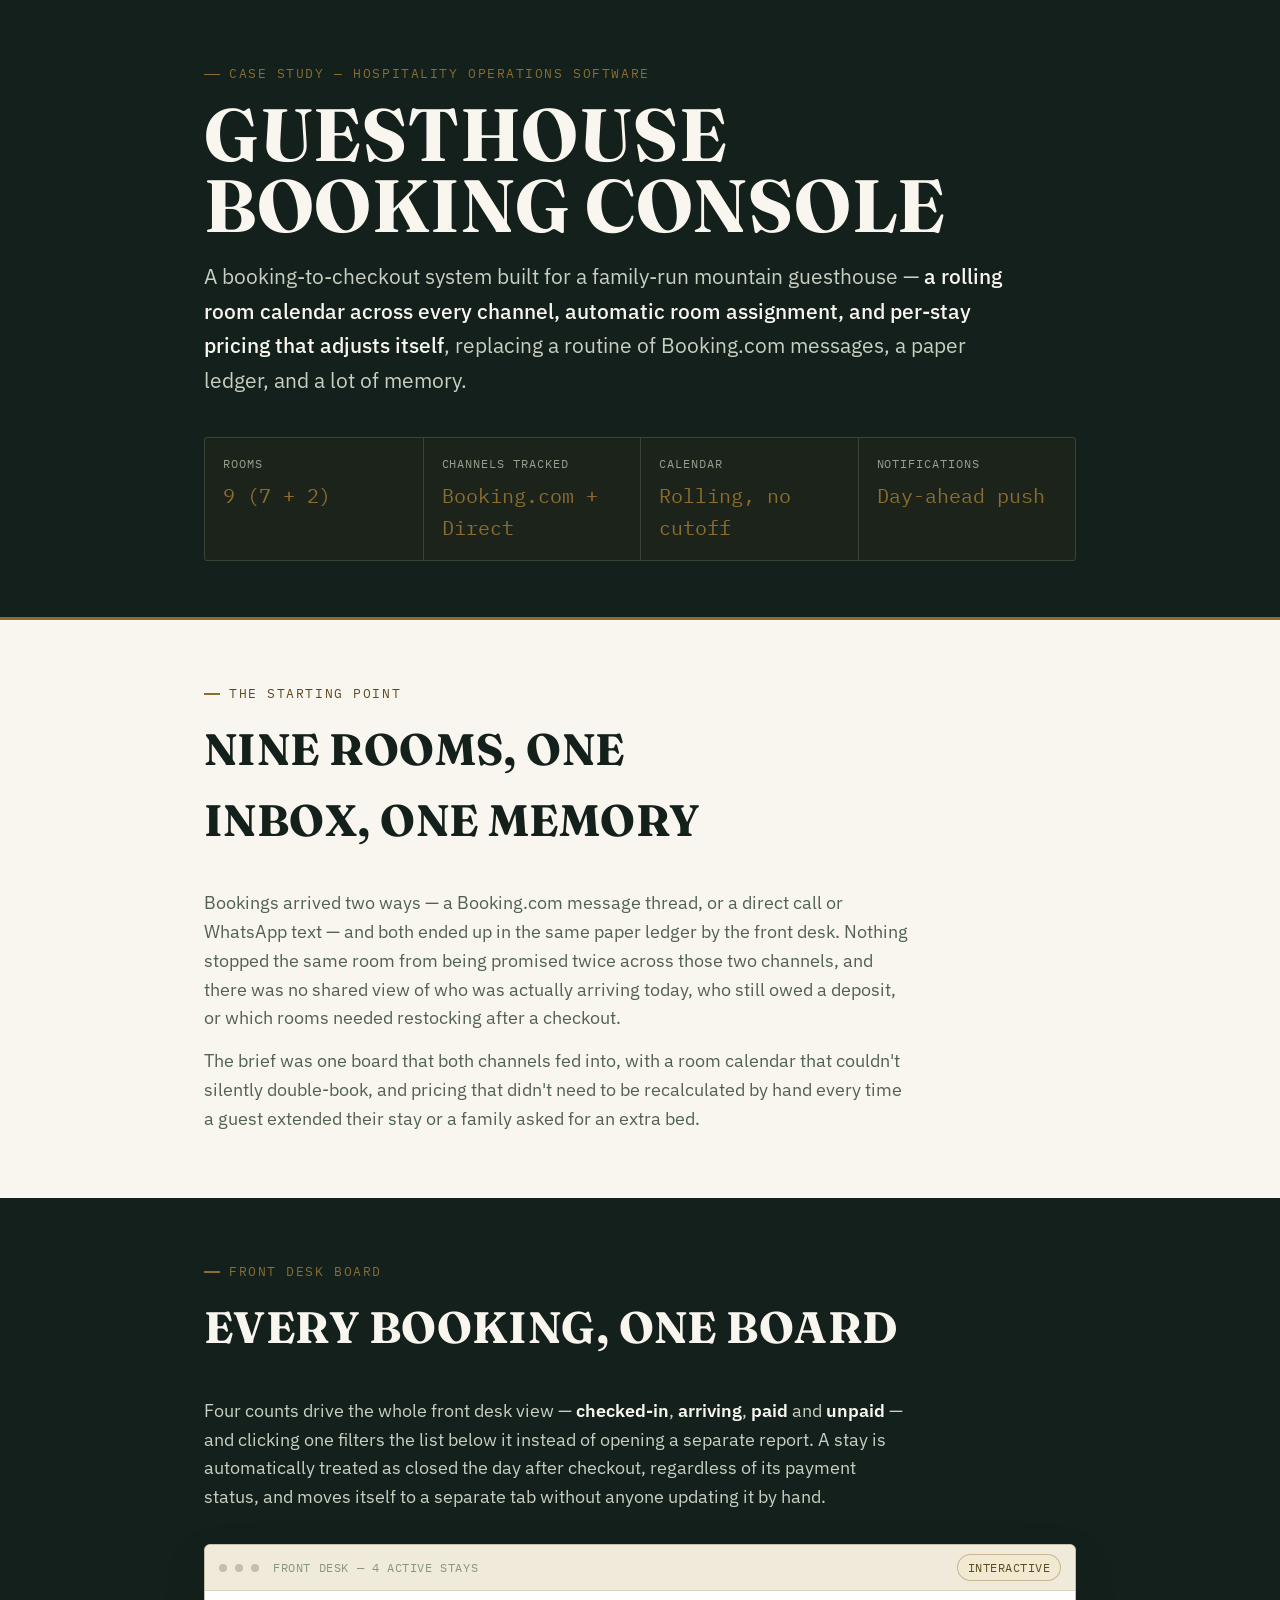
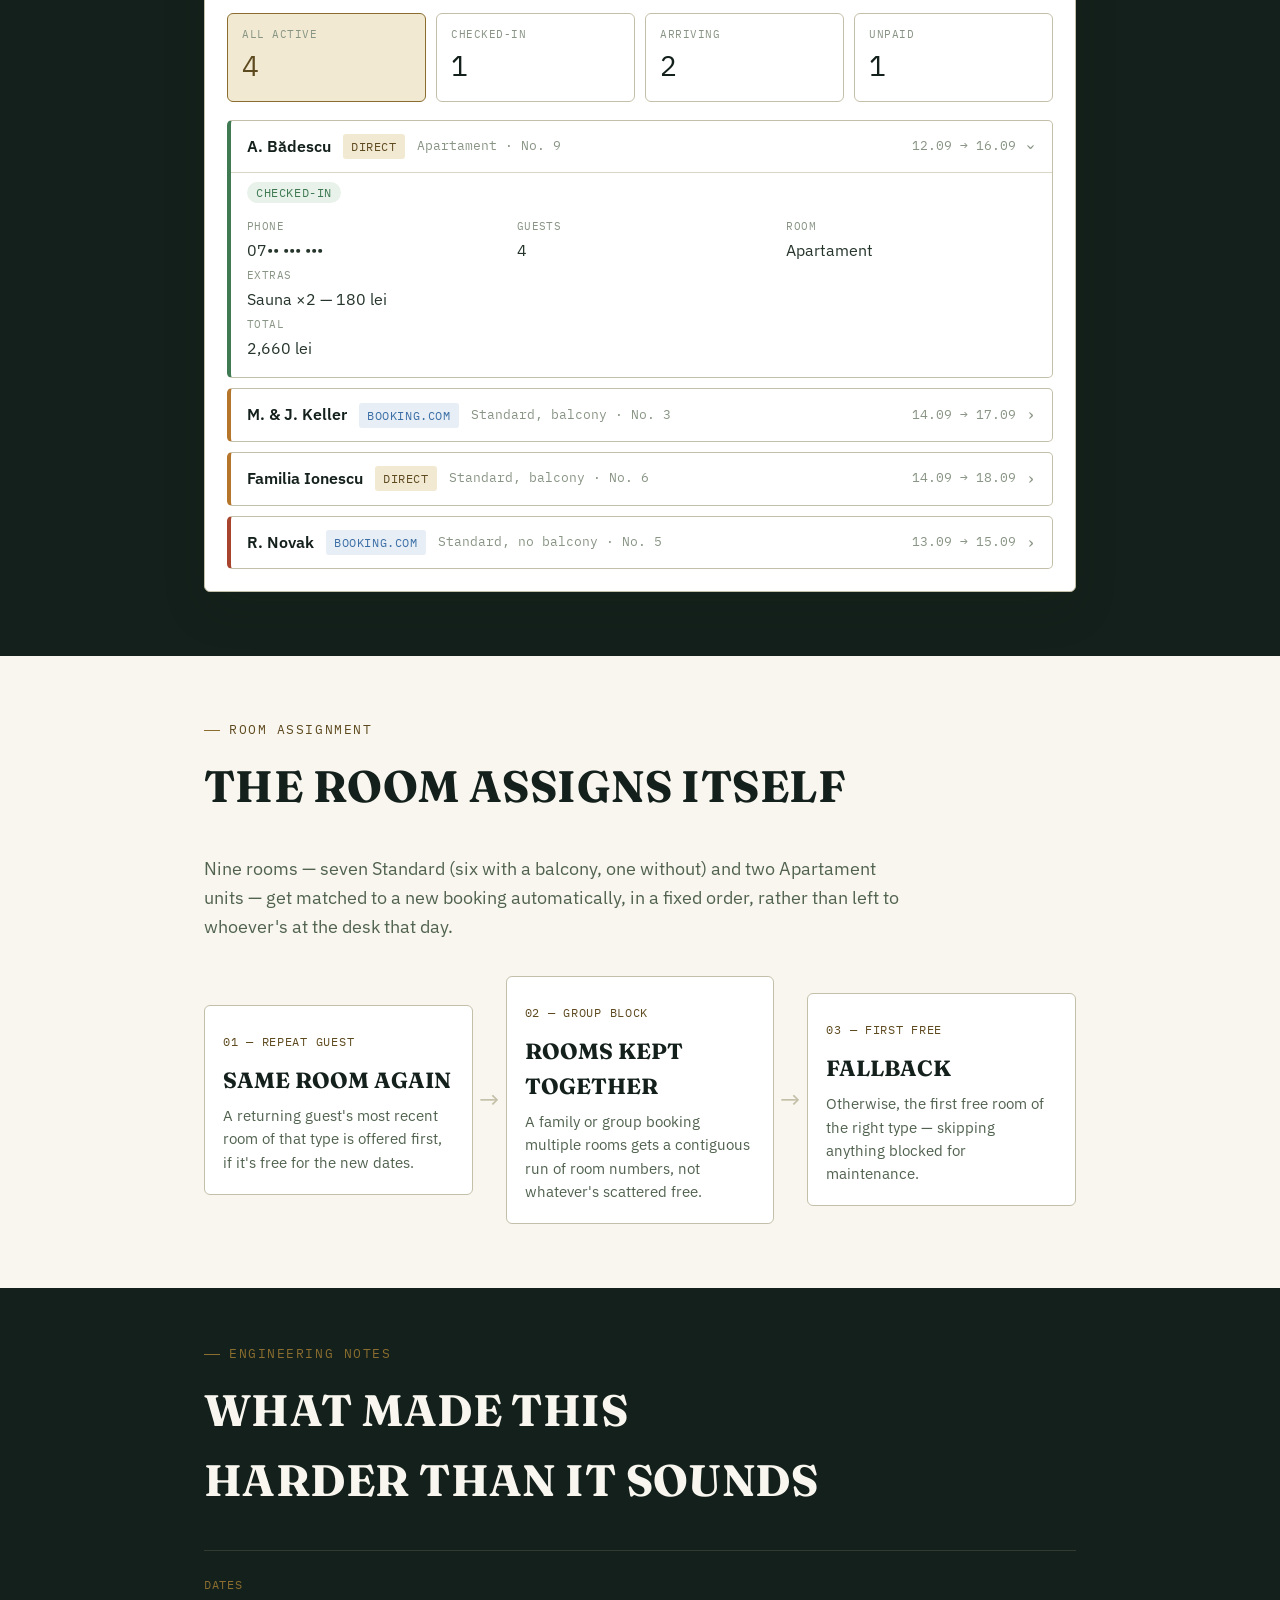
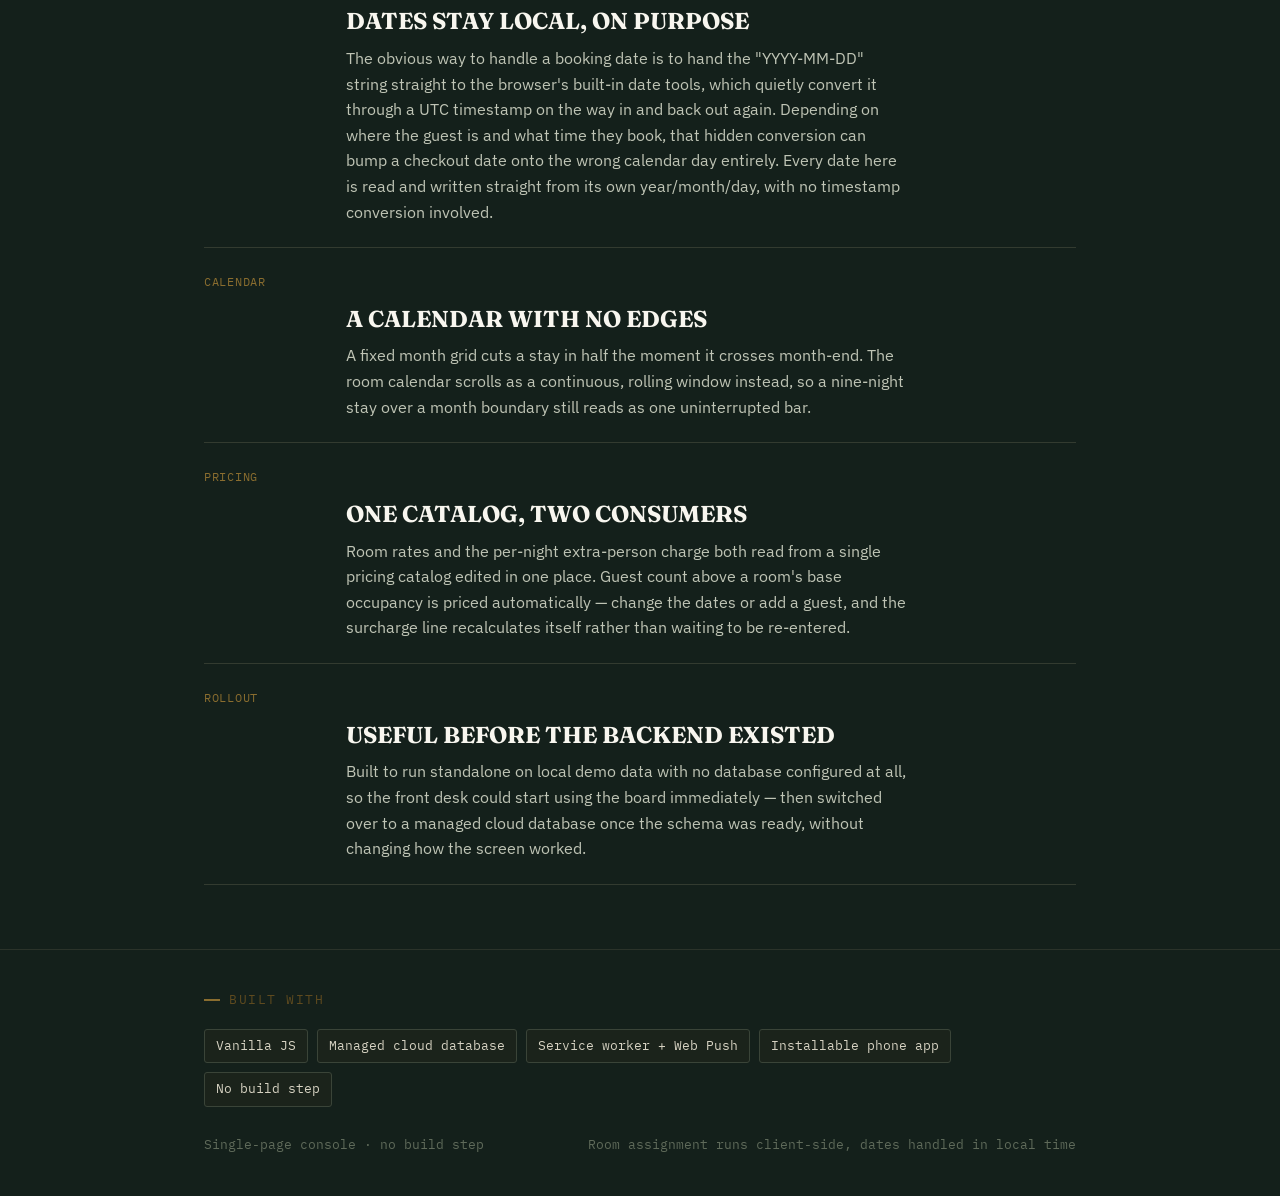
<file: demos/guesthouse-booking-console.html>
<!DOCTYPE html>
<html lang="en">
<head>
<meta charset="UTF-8">
<meta name="viewport" content="width=device-width, initial-scale=1.0">
<title>Guesthouse Booking Console</title>
<link rel="preconnect" href="https://fonts.googleapis.com">
<link rel="preconnect" href="https://fonts.gstatic.com" crossorigin>
<link rel="stylesheet" href="https://fonts.googleapis.com/css2?family=Fraunces:opsz,wght@9..144,600;9..144,700;9..144,800&family=IBM+Plex+Sans:ital,wght@0,400;0,500;0,600;1,400&family=IBM+Plex+Mono:wght@400;500;600&display=swap">
<style>
  /* ============================================================
     TOKENS
     Same case-study template used across Tag Stop's demos (see the
     Public Lighting Ops Console / Last Planner System pieces) —
     kept consistent on purpose, even though this is a different
     client. Accent is a warm pine/amber, evoking the mountain
     guesthouse this system runs, not a picked-for-branding hue.
     ============================================================ */
  :root{
    --ink-950:#14201B;
    --ink-800:#26352C;
    --ink-600:#51624F;
    --ink-400:#889484;
    --paper-000:#FFFFFF;
    --paper-050:#F8F6EF;
    --paper-100:#EFEADA;
    --line:#DAD6C4;
    --line-strong:#C4BFA8;
    --accent:#8A6D2F;
    --accent-ink:#5E4A1F;
    --accent-bg:#F1E9D2;
    --good:#3F7A52;
    --good-bg:#E8F2EA;
    --warn:#B5762B;
    --warn-bg:#FBF0E1;
    --bad:#A8442E;
    --bad-bg:#FAEAE5;
    --blue:#3B6EA5;
    --blue-bg:#E7EEF6;
    --on-accent:#FBF7EC;
    --shadow:0 18px 44px rgba(20,32,27,0.14);
    --font-display:'Fraunces', 'IBM Plex Sans', serif;
    --font-body:'IBM Plex Sans', -apple-system, sans-serif;
    --font-mono:'IBM Plex Mono', 'SF Mono', monospace;
  }
  @media (prefers-color-scheme: dark){
    :root:not([data-theme="light"]){
      --ink-950:#EFEEE6;
      --ink-800:#D2D3C6;
      --ink-600:#9EA79A;
      --ink-400:#707B6C;
      --paper-000:#171D18;
      --paper-050:#121712;
      --paper-100:#1D251D;
      --line:#2C352A;
      --line-strong:#3B4738;
      --accent:#C9A857;
      --accent-ink:#E4C57E;
      --accent-bg:#2A2411;
      --good:#6FAE81;
      --good-bg:#16261B;
      --warn:#D9A059;
      --warn-bg:#2A2013;
      --bad:#D98368;
      --bad-bg:#2B1912;
      --blue:#7FA9D6;
      --blue-bg:#15202B;
      --shadow:0 18px 44px rgba(0,0,0,0.45);
    }
  }
  :root[data-theme="dark"]{
    --ink-950:#EFEEE6;
    --ink-800:#D2D3C6;
    --ink-600:#9EA79A;
    --ink-400:#707B6C;
    --paper-000:#171D18;
    --paper-050:#121712;
    --paper-100:#1D251D;
    --line:#2C352A;
    --line-strong:#3B4738;
    --accent:#C9A857;
    --accent-ink:#E4C57E;
    --accent-bg:#2A2411;
    --good:#6FAE81;
    --good-bg:#16261B;
    --warn:#D9A059;
    --warn-bg:#2A2013;
    --bad:#D98368;
    --bad-bg:#2B1912;
    --blue:#7FA9D6;
    --blue-bg:#15202B;
    --shadow:0 18px 44px rgba(0,0,0,0.45);
  }

  *{box-sizing:border-box;}
  body{
    margin:0;background:var(--paper-050);color:var(--ink-800);
    font-family:var(--font-body);font-size:18px;line-height:1.6;
    -webkit-font-smoothing:antialiased;
  }
  .shell{max-width:920px;margin:0 auto;padding-inline:24px;}
  h1,h2,h3{font-family:var(--font-display);font-weight:700;text-transform:uppercase;letter-spacing:0.01em;text-wrap:balance;color:var(--ink-950);margin:0;}
  p{margin:0;}
  .eyebrow{
    font-family:var(--font-mono);font-size:13px;letter-spacing:0.12em;text-transform:uppercase;
    color:var(--accent-ink);display:flex;align-items:center;gap:9px;
  }
  .eyebrow::before{content:'';width:16px;height:1.5px;background:var(--accent);display:block;}
  .lede{font-size:21px;line-height:1.65;color:var(--ink-600);max-width:62ch;}
  .lede em{font-style:normal;color:var(--ink-950);font-weight:500;}
  .hero .lede em{color:var(--paper-050);}

  /* ---------- Hero ----------
     Pinned to fixed light-mode values, not the swappable tokens —
     this is meant to always read as a dark title band, the same in
     every viewer theme, rather than inverting with page dark mode. */
  .hero{
    --ink-950:#14201B; --ink-800:#26352C; --ink-600:#51624F; --ink-400:#889484;
    --paper-000:#FFFFFF; --paper-050:#F8F6EF; --paper-100:#EFEADA;
    --line:#DAD6C4; --line-strong:#C4BFA8;
    --accent:#8A6D2F; --accent-ink:#5E4A1F; --accent-bg:#F1E9D2;
    --good:#3F7A52; --good-bg:#E8F2EA; --warn:#B5762B; --warn-bg:#FBF0E1;
    --bad:#A8442E; --bad-bg:#FAEAE5; --blue:#3B6EA5; --blue-bg:#E7EEF6;
    --shadow:0 18px 44px rgba(20,32,27,0.14);
    background:var(--ink-950);color:var(--paper-050);padding-block:64px 56px;border-bottom:3px solid var(--accent);
  }
  .hero h1{color:var(--paper-050);font-size:clamp(46px,7.4vw,74px);line-height:0.96;margin-top:14px;}
  .hero .lede{color:#C9CFC2;margin-top:18px;}
  .hero .eyebrow{color:var(--accent);}
  .hero .eyebrow::before{background:var(--accent);}
  .spec-plate{margin-top:40px;border:1px solid #3A4438;border-radius:3px;display:grid;grid-template-columns:repeat(4,1fr);background:#1B231B;}
  .spec-plate div{padding:16px 18px;border-left:1px solid #3A4438;}
  .spec-plate div:first-child{border-left:none;}
  .spec-k{font-family:var(--font-mono);font-size:12px;letter-spacing:0.08em;text-transform:uppercase;color:#94A18E;display:block;}
  .spec-v{font-family:var(--font-mono);font-size:20px;color:var(--accent);margin-top:6px;display:block;font-variant-numeric:tabular-nums;}

  /* ---------- Section rhythm ---------- */
  section{padding-block:64px;}
  /* Same reasoning as .hero — pinned so this always reads as a dark
     band regardless of the viewer's theme, since everything inside it
     (the demo mock-up, stat tiles, notes) assumes a fixed dark ground. */
  section.band-dark{
    --ink-950:#14201B; --ink-800:#26352C; --ink-600:#51624F; --ink-400:#889484;
    --paper-000:#FFFFFF; --paper-050:#F8F6EF; --paper-100:#EFEADA;
    --line:#DAD6C4; --line-strong:#C4BFA8;
    --accent:#8A6D2F; --accent-ink:#5E4A1F; --accent-bg:#F1E9D2;
    --good:#3F7A52; --good-bg:#E8F2EA; --warn:#B5762B; --warn-bg:#FBF0E1;
    --bad:#A8442E; --bad-bg:#FAEAE5; --blue:#3B6EA5; --blue-bg:#E7EEF6;
    --shadow:0 18px 44px rgba(20,32,27,0.14);
    background:var(--ink-950);color:var(--paper-050);
  }
  section.band-dark h2{color:var(--paper-050);}
  section.band-dark .eyebrow{color:var(--accent);}
  section.band-dark .lede{color:#C9CFC2;}
  section.band-dark .prose strong{color:var(--paper-050);}
  .section-head{margin-bottom:34px;}
  .section-head h2{font-size:clamp(32px,4.1vw,44px);margin-top:10px;}
  .section-head p{margin-top:12px;}

  .prose{max-width:64ch;font-size:18px;color:var(--ink-600);}
  .prose + .prose{margin-top:14px;}
  .prose strong{color:var(--ink-950);font-weight:600;}

  /* ---------- Booking board demo ---------- */
  .mock-frame{
    margin-top:32px;background:var(--paper-000);border:1px solid var(--line-strong);
    border-radius:6px;box-shadow:var(--shadow);overflow:hidden;color:var(--ink-800);
  }
  .mock-frame-bar{
    display:flex;align-items:center;gap:8px;padding:9px 14px;background:var(--paper-100);
    border-bottom:1px solid var(--line);flex-wrap:wrap;row-gap:6px;
  }
  .mock-frame-dot{width:8px;height:8px;border-radius:50%;background:var(--line-strong);flex-shrink:0;}
  .mock-frame-label{
    margin-left:6px;flex-shrink:0;font-family:var(--font-mono);font-size:12px;letter-spacing:0.05em;
    text-transform:uppercase;color:var(--ink-400);white-space:nowrap;
  }
  .demo-badge{
    margin-left:auto;flex-shrink:0;font-family:var(--font-mono);font-size:12px;letter-spacing:0.04em;text-transform:uppercase;
    color:var(--accent-ink);background:var(--accent-bg);border:1px solid color-mix(in srgb, var(--accent) 40%, transparent);
    border-radius:20px;padding:3px 10px;white-space:nowrap;
  }
  .mock-body{padding:22px;}

  .stat-row{display:grid;grid-template-columns:repeat(4,1fr);gap:10px;margin-bottom:18px;}
  .stat-tile{
    border:1px solid var(--line-strong);border-radius:6px;padding:12px 14px;background:var(--paper-000);
    cursor:pointer;text-align:left;font:inherit;color:inherit;transition:border-color .15s,background .15s;
  }
  .stat-tile:hover{border-color:var(--ink-400);}
  .stat-tile.active{background:var(--accent-bg);border-color:var(--accent);}
  .stat-k{font-family:var(--font-mono);font-size:11px;letter-spacing:0.05em;text-transform:uppercase;color:var(--ink-400);display:block;}
  .stat-v{font-family:var(--font-mono);font-size:28px;margin-top:4px;font-variant-numeric:tabular-nums;color:var(--ink-950);}
  .stat-tile.active .stat-v{color:var(--accent-ink);}
  @media(max-width:640px){.stat-row{grid-template-columns:repeat(2,1fr);}}

  .res{border:1px solid var(--line-strong);border-radius:5px;background:var(--paper-000);overflow:hidden;border-left:4px solid var(--line-strong);}
  .res + .res{margin-top:10px;}
  .res.status-checkedin{border-left-color:var(--good);}
  .res.status-paid{border-left-color:var(--blue);}
  .res.status-toarrive{border-left-color:var(--warn);}
  .res.status-notpaid{border-left-color:var(--bad);}
  .res-row{
    display:flex;align-items:center;gap:12px;padding:13px 16px;width:100%;
    border:none;background:none;text-align:left;font:inherit;color:inherit;cursor:pointer;flex-wrap:wrap;
  }
  .res-row:hover{background:var(--paper-100);}
  .res-guest{font-weight:600;color:var(--ink-950);font-size:16px;}
  .res-room{font-family:var(--font-mono);font-size:13px;color:var(--ink-400);}
  .res-tag{
    font-family:var(--font-mono);font-size:12px;text-transform:uppercase;letter-spacing:0.05em;
    padding:3px 8px;border-radius:3px;background:var(--paper-100);color:var(--ink-600);
  }
  .res-tag.src-booking{background:var(--blue-bg);color:var(--blue);}
  .res-tag.src-direct{background:var(--accent-bg);color:var(--accent-ink);}
  .res-row-right{display:flex;align-items:center;gap:10px;margin-left:auto;flex-shrink:0;}
  .res-dates{font-family:var(--font-mono);font-size:13px;color:var(--ink-400);}
  .res-chev{font-family:var(--font-mono);font-size:16px;color:var(--ink-400);display:inline-block;transition:transform 0.15s ease;}
  .res.expanded .res-chev{transform:rotate(90deg);}
  .res-detail{display:none;padding:4px 16px 16px;border-top:1px solid var(--line);}
  .res.expanded .res-detail{display:block;}
  .res-body{display:grid;grid-template-columns:repeat(3,1fr);gap:4px 20px;font-size:16px;margin-top:12px;}
  .res-body .full{grid-column:1/-1;}
  .res-k{font-family:var(--font-mono);font-size:11px;text-transform:uppercase;color:var(--ink-400);letter-spacing:0.04em;display:block;margin-bottom:2px;}
  .res-status-pill{
    font-family:var(--font-mono);font-size:12px;text-transform:uppercase;letter-spacing:0.05em;
    padding:3px 9px;border-radius:20px;
  }
  .res.status-checkedin .res-status-pill{background:var(--good-bg);color:var(--good);}
  .res.status-paid .res-status-pill{background:var(--blue-bg);color:var(--blue);}
  .res.status-toarrive .res-status-pill{background:var(--warn-bg);color:var(--warn);}
  .res.status-notpaid .res-status-pill{background:var(--bad-bg);color:var(--bad);}
  .res-row:focus-visible,.stat-tile:focus-visible{outline:2px solid var(--accent);outline-offset:2px;}

  /* ---------- Three-step flow ---------- */
  .flow{margin-top:34px;display:grid;grid-template-columns:1fr auto 1fr auto 1fr;align-items:center;gap:0;}
  .flow-step{border:1px solid var(--line-strong);border-radius:6px;background:var(--paper-000);padding:20px 18px;text-align:left;}
  .flow-step .n{font-family:var(--font-mono);font-size:12px;color:var(--accent-ink);letter-spacing:0.06em;}
  .flow-step h4{font-family:var(--font-display);font-size:22px;text-transform:uppercase;margin:8px 0 6px;color:var(--ink-950);}
  .flow-step p{font-size:15px;color:var(--ink-600);line-height:1.55;}
  .flow-arrow{display:flex;align-items:center;justify-content:center;color:var(--line-strong);font-size:25px;padding:0 6px;}
  @media(max-width:720px){
    .flow{grid-template-columns:1fr;gap:14px;}
    .flow-arrow{transform:rotate(90deg);padding:0;}
  }

  /* ---------- Engineering notes ---------- */
  .notes{margin-top:34px;display:flex;flex-direction:column;}
  .note{display:grid;grid-template-columns:120px 1fr;gap:22px;padding-block:22px;border-top:1px solid #333B30;}
  .note:last-child{border-bottom:1px solid #333B30;}
  .note-tag{font-family:var(--font-mono);font-size:12px;letter-spacing:0.06em;text-transform:uppercase;color:var(--accent);padding-top:2px;}
  .note h4{font-family:var(--font-display);font-size:23px;text-transform:uppercase;color:var(--paper-050);margin-bottom:6px;}
  .note p{font-size:16px;color:#BFC4B5;line-height:1.6;max-width:56ch;}
  .note code{font-family:var(--font-mono);font-size:0.92em;color:var(--accent-ink);}

  /* ---------- Colophon ---------- */
  footer{
    --accent:#8A6D2F;
    background:#14201B;color:#93A08E;padding-block:40px;border-top:1px solid #2B332A;
  }
  .stack-row{display:flex;flex-wrap:wrap;gap:9px;margin-top:18px;}
  .stack-chip{
    font-family:var(--font-mono);font-size:13px;color:#D6D2C2;border:1px solid #3A4438;
    border-radius:3px;padding:6px 11px;background:#1B231B;
  }
  footer .foot-meta{margin-top:28px;font-family:var(--font-mono);font-size:13px;color:#5F6A5A;display:flex;justify-content:space-between;flex-wrap:wrap;gap:8px;}

  @media(max-width:640px){
    .spec-plate{grid-template-columns:1fr 1fr;}
    .spec-plate div:nth-child(3){border-left:none;}
    .res-body{grid-template-columns:1fr 1fr;}
    .note{grid-template-columns:1fr;gap:6px;}
  }
</style>
</head>
<body>

<div class="hero">
  <div class="shell">
    <span class="eyebrow">Case study — hospitality operations software</span>
    <h1>Guesthouse<br>Booking Console</h1>
    <p class="lede">A booking-to-checkout system built for a family-run mountain guesthouse —
      <em>a rolling room calendar across every channel, automatic room assignment, and per-stay pricing
      that adjusts itself</em>, replacing a routine of Booking.com messages, a paper ledger, and a lot of memory.</p>
    <div class="spec-plate">
      <div><span class="spec-k">Rooms</span><span class="spec-v">9 (7 + 2)</span></div>
      <div><span class="spec-k">Channels tracked</span><span class="spec-v">Booking.com + Direct</span></div>
      <div><span class="spec-k">Calendar</span><span class="spec-v">Rolling, no cutoff</span></div>
      <div><span class="spec-k">Notifications</span><span class="spec-v">Day-ahead push</span></div>
    </div>
  </div>
</div>

<section>
  <div class="shell">
    <div class="section-head">
      <span class="eyebrow">The starting point</span>
      <h2>Nine rooms, one inbox, one memory</h2>
    </div>
    <div class="prose">Bookings arrived two ways — a Booking.com message thread, or a direct call or
      WhatsApp text — and both ended up in the same paper ledger by the front desk. Nothing stopped the
      same room from being promised twice across those two channels, and there was no shared view of who
      was actually arriving today, who still owed a deposit, or which rooms needed restocking after a
      checkout.</div>
    <div class="prose">The brief was one board that both channels fed into, with a room calendar that
      couldn't silently double-book, and pricing that didn't need to be recalculated by hand every time a
      guest extended their stay or a family asked for an extra bed.</div>
  </div>
</section>

<section class="band-dark">
  <div class="shell">
    <div class="section-head">
      <span class="eyebrow">Front desk board</span>
      <h2>Every booking, one board</h2>
    </div>
    <div class="prose" style="color:#C9CFC2;">Four counts drive the whole front desk view — <strong style="color:var(--paper-050);">checked-in</strong>,
      <strong style="color:var(--paper-050);">arriving</strong>, <strong style="color:var(--paper-050);">paid</strong> and
      <strong style="color:var(--paper-050);">unpaid</strong> — and clicking one filters the list below it instead of
      opening a separate report. A stay is automatically treated as closed the day after checkout, regardless
      of its payment status, and moves itself to a separate tab without anyone updating it by hand.</div>
  </div>
  <div class="shell">
    <div class="mock-frame" style="margin-top:32px;">
      <div class="mock-frame-bar">
        <span class="mock-frame-dot"></span><span class="mock-frame-dot"></span><span class="mock-frame-dot"></span>
        <span class="mock-frame-label" id="statsLabel">Front desk — 4 active stays</span>
        <span class="demo-badge">Interactive</span>
      </div>
      <div class="mock-body">
        <div class="stat-row" role="group" aria-label="Filter by status">
          <button type="button" class="stat-tile active" data-filter="all">
            <span class="stat-k">All active</span><span class="stat-v" id="statAll">4</span>
          </button>
          <button type="button" class="stat-tile" data-filter="checkedin">
            <span class="stat-k">Checked-in</span><span class="stat-v" id="statCheckedin">1</span>
          </button>
          <button type="button" class="stat-tile" data-filter="toarrive">
            <span class="stat-k">Arriving</span><span class="stat-v" id="statToarrive">2</span>
          </button>
          <button type="button" class="stat-tile" data-filter="notpaid">
            <span class="stat-k">Unpaid</span><span class="stat-v" id="statNotpaid">1</span>
          </button>
        </div>
        <div id="resList"></div>
      </div>
    </div>
  </div>
</section>

<script>
(function(){
  var state = { filter: 'all', expanded: 'r1' };
  var reservations = [
    {id:'r1', guest:'A. Bădescu', source:'direct', room:'Apartament', roomNumber:9, guests:4,
      checkin:'12.09', checkout:'16.09', status:'checkedin', phone:'07•• ••• •••',
      extras:['Sauna ×2 — 180 lei'], price:'2,660 lei'},
    {id:'r2', guest:'M. & J. Keller', source:'booking', room:'Standard, balcony', roomNumber:3, guests:2,
      checkin:'14.09', checkout:'17.09', status:'toarrive', phone:'07•• ••• •••',
      extras:[], price:'1,020 lei'},
    {id:'r3', guest:'Familia Ionescu', source:'direct', room:'Standard, balcony', roomNumber:6, guests:3,
      checkin:'14.09', checkout:'18.09', status:'toarrive', phone:'07•• ••• •••',
      extras:['Extra person ×4 nights — 200 lei'], price:'1,560 lei'},
    {id:'r4', guest:'R. Novak', source:'booking', room:'Standard, no balcony', roomNumber:5, guests:1,
      checkin:'13.09', checkout:'15.09', status:'notpaid', phone:'07•• ••• •••',
      extras:['Massage ×1 — 120 lei'], price:'720 lei'}
  ];
  var statusLabel = {checkedin:'Checked-in', toarrive:'Arriving', notpaid:'Unpaid'};
  var sourceLabel = {booking:'Booking.com', direct:'Direct'};

  function esc(s){
    return String(s).replace(/[&<>"']/g, function(c){
      return {'&':'&amp;','<':'&lt;','>':'&gt;','"':'&quot;',"'":'&#39;'}[c];
    });
  }

  function updateCounts(){
    document.getElementById('statAll').textContent = reservations.length;
    document.getElementById('statCheckedin').textContent = reservations.filter(function(r){return r.status==='checkedin';}).length;
    document.getElementById('statToarrive').textContent = reservations.filter(function(r){return r.status==='toarrive';}).length;
    document.getElementById('statNotpaid').textContent = reservations.filter(function(r){return r.status==='notpaid';}).length;
    document.getElementById('statsLabel').textContent = 'Front desk — ' + reservations.length + ' active stays';
  }

  function render(){
    var list = state.filter === 'all' ? reservations : reservations.filter(function(r){ return r.status === state.filter; });
    var html = list.map(function(r){
      var expanded = state.expanded === r.id;
      var payLine = r.status === 'notpaid'
        ? '<div class="full"><span class="res-k">Balance due</span>' + r.price + '</div>'
        : '<div class="full"><span class="res-k">Total</span>' + r.price + '</div>';
      var extrasLine = r.extras.length
        ? '<div class="full"><span class="res-k">Extras</span>' + r.extras.map(esc).join(', ') + '</div>'
        : '';
      return (
        '<div class="res status-' + r.status + (expanded?' expanded':'') + '">' +
          '<button type="button" class="res-row" data-toggle="' + r.id + '" aria-expanded="' + expanded + '">' +
            '<span class="res-guest">' + esc(r.guest) + '</span>' +
            '<span class="res-tag src-' + r.source + '">' + sourceLabel[r.source] + '</span>' +
            '<span class="res-room">' + esc(r.room) + ' · No. ' + r.roomNumber + '</span>' +
            '<span class="res-row-right">' +
              '<span class="res-dates">' + r.checkin + ' → ' + r.checkout + '</span>' +
              '<span class="res-chev">›</span>' +
            '</span>' +
          '</button>' +
          '<div class="res-detail">' +
            '<span class="res-status-pill">' + statusLabel[r.status] + '</span>' +
            '<div class="res-body">' +
              '<div><span class="res-k">Phone</span>' + esc(r.phone) + '</div>' +
              '<div><span class="res-k">Guests</span>' + r.guests + '</div>' +
              '<div><span class="res-k">Room</span>' + esc(r.room) + '</div>' +
              extrasLine +
              payLine +
            '</div>' +
          '</div>' +
        '</div>'
      );
    }).join('');
    document.getElementById('resList').innerHTML = html ||
      '<p style="padding:20px 4px;color:var(--ink-400);font-size:15px;">No stays match this filter.</p>';
    wireRows();
  }

  function wireRows(){
    document.querySelectorAll('[data-toggle]').forEach(function(el){
      el.addEventListener('click', function(){
        var id = el.getAttribute('data-toggle');
        state.expanded = (state.expanded === id) ? null : id;
        render();
      });
    });
  }

  document.querySelectorAll('.stat-tile').forEach(function(tile){
    tile.addEventListener('click', function(){
      state.filter = tile.getAttribute('data-filter');
      document.querySelectorAll('.stat-tile').forEach(function(t){ t.classList.remove('active'); });
      tile.classList.add('active');
      render();
    });
  });

  updateCounts();
  render();
})();
</script>

<section>
  <div class="shell">
    <div class="section-head">
      <span class="eyebrow">Room assignment</span>
      <h2>The room assigns itself</h2>
    </div>
    <div class="prose">Nine rooms — seven Standard (six with a balcony, one without) and two Apartament
      units — get matched to a new booking automatically, in a fixed order, rather than left to whoever's
      at the desk that day.</div>
    <div class="flow">
      <div class="flow-step">
        <span class="n">01 — REPEAT GUEST</span>
        <h4>Same room again</h4>
        <p>A returning guest's most recent room of that type is offered first, if it's free for the new dates.</p>
      </div>
      <div class="flow-arrow">→</div>
      <div class="flow-step">
        <span class="n">02 — GROUP BLOCK</span>
        <h4>Rooms kept together</h4>
        <p>A family or group booking multiple rooms gets a contiguous run of room numbers, not whatever's scattered free.</p>
      </div>
      <div class="flow-arrow">→</div>
      <div class="flow-step">
        <span class="n">03 — FIRST FREE</span>
        <h4>Fallback</h4>
        <p>Otherwise, the first free room of the right type — skipping anything blocked for maintenance.</p>
      </div>
    </div>
  </div>
</section>

<section class="band-dark" style="padding-top:56px;">
  <div class="shell">
    <div class="section-head">
      <span class="eyebrow">Engineering notes</span>
      <h2>What made this harder than it sounds</h2>
    </div>
    <div class="notes">
      <div class="note">
        <span class="note-tag">Dates</span>
        <div>
          <h4>Dates stay local, on purpose</h4>
          <p>The obvious way to handle a booking date is to hand the "YYYY-MM-DD" string straight to the
            browser's built-in date tools, which quietly convert it through a UTC timestamp on the way
            in and back out again. Depending on where the guest is and what time they book, that hidden
            conversion can bump a checkout date onto the wrong calendar day entirely. Every date here is
            read and written straight from its own year/month/day, with no timestamp conversion involved.</p>
        </div>
      </div>
      <div class="note">
        <span class="note-tag">Calendar</span>
        <div>
          <h4>A calendar with no edges</h4>
          <p>A fixed month grid cuts a stay in half the moment it crosses month-end. The room calendar
            scrolls as a continuous, rolling window instead, so a nine-night stay over a month boundary
            still reads as one uninterrupted bar.</p>
        </div>
      </div>
      <div class="note">
        <span class="note-tag">Pricing</span>
        <div>
          <h4>One catalog, two consumers</h4>
          <p>Room rates and the per-night extra-person charge both read from a single pricing catalog
            edited in one place. Guest count above a room's base occupancy is priced automatically —
            change the dates or add a guest, and the surcharge line recalculates itself rather than
            waiting to be re-entered.</p>
        </div>
      </div>
      <div class="note">
        <span class="note-tag">Rollout</span>
        <div>
          <h4>Useful before the backend existed</h4>
          <p>Built to run standalone on local demo data with no database configured at all, so the front
            desk could start using the board immediately — then switched over to a managed cloud database
            once the schema was ready, without changing how the screen worked.</p>
        </div>
      </div>
    </div>
  </div>
</section>

<footer>
  <div class="shell">
    <span class="eyebrow">Built with</span>
    <div class="stack-row">
      <span class="stack-chip">Vanilla JS</span>
      <span class="stack-chip">Managed cloud database</span>
      <span class="stack-chip">Service worker + Web Push</span>
      <span class="stack-chip">Installable phone app</span>
      <span class="stack-chip">No build step</span>
    </div>
    <div class="foot-meta">
      <span>Single-page console · no build step</span>
      <span>Room assignment runs client-side, dates handled in local time</span>
    </div>
  </div>
</footer>
</body>
</html>
</file>
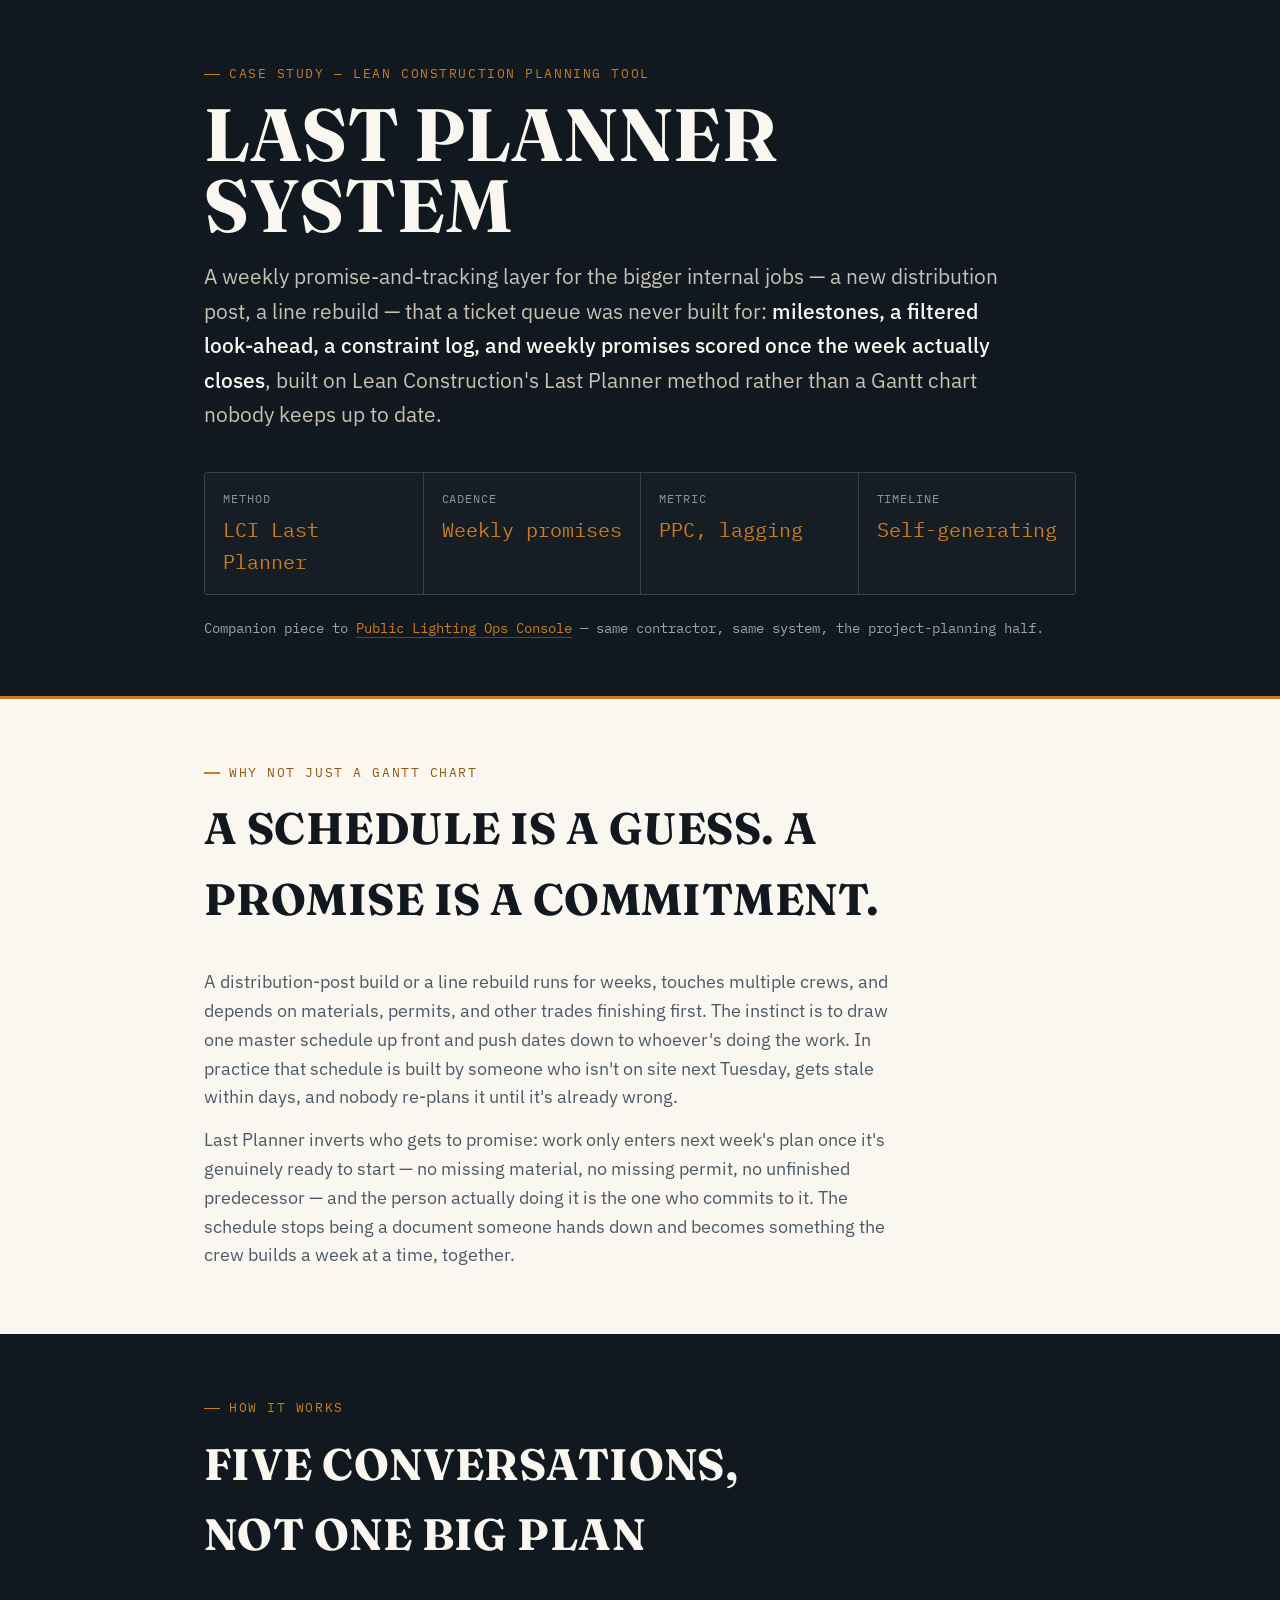
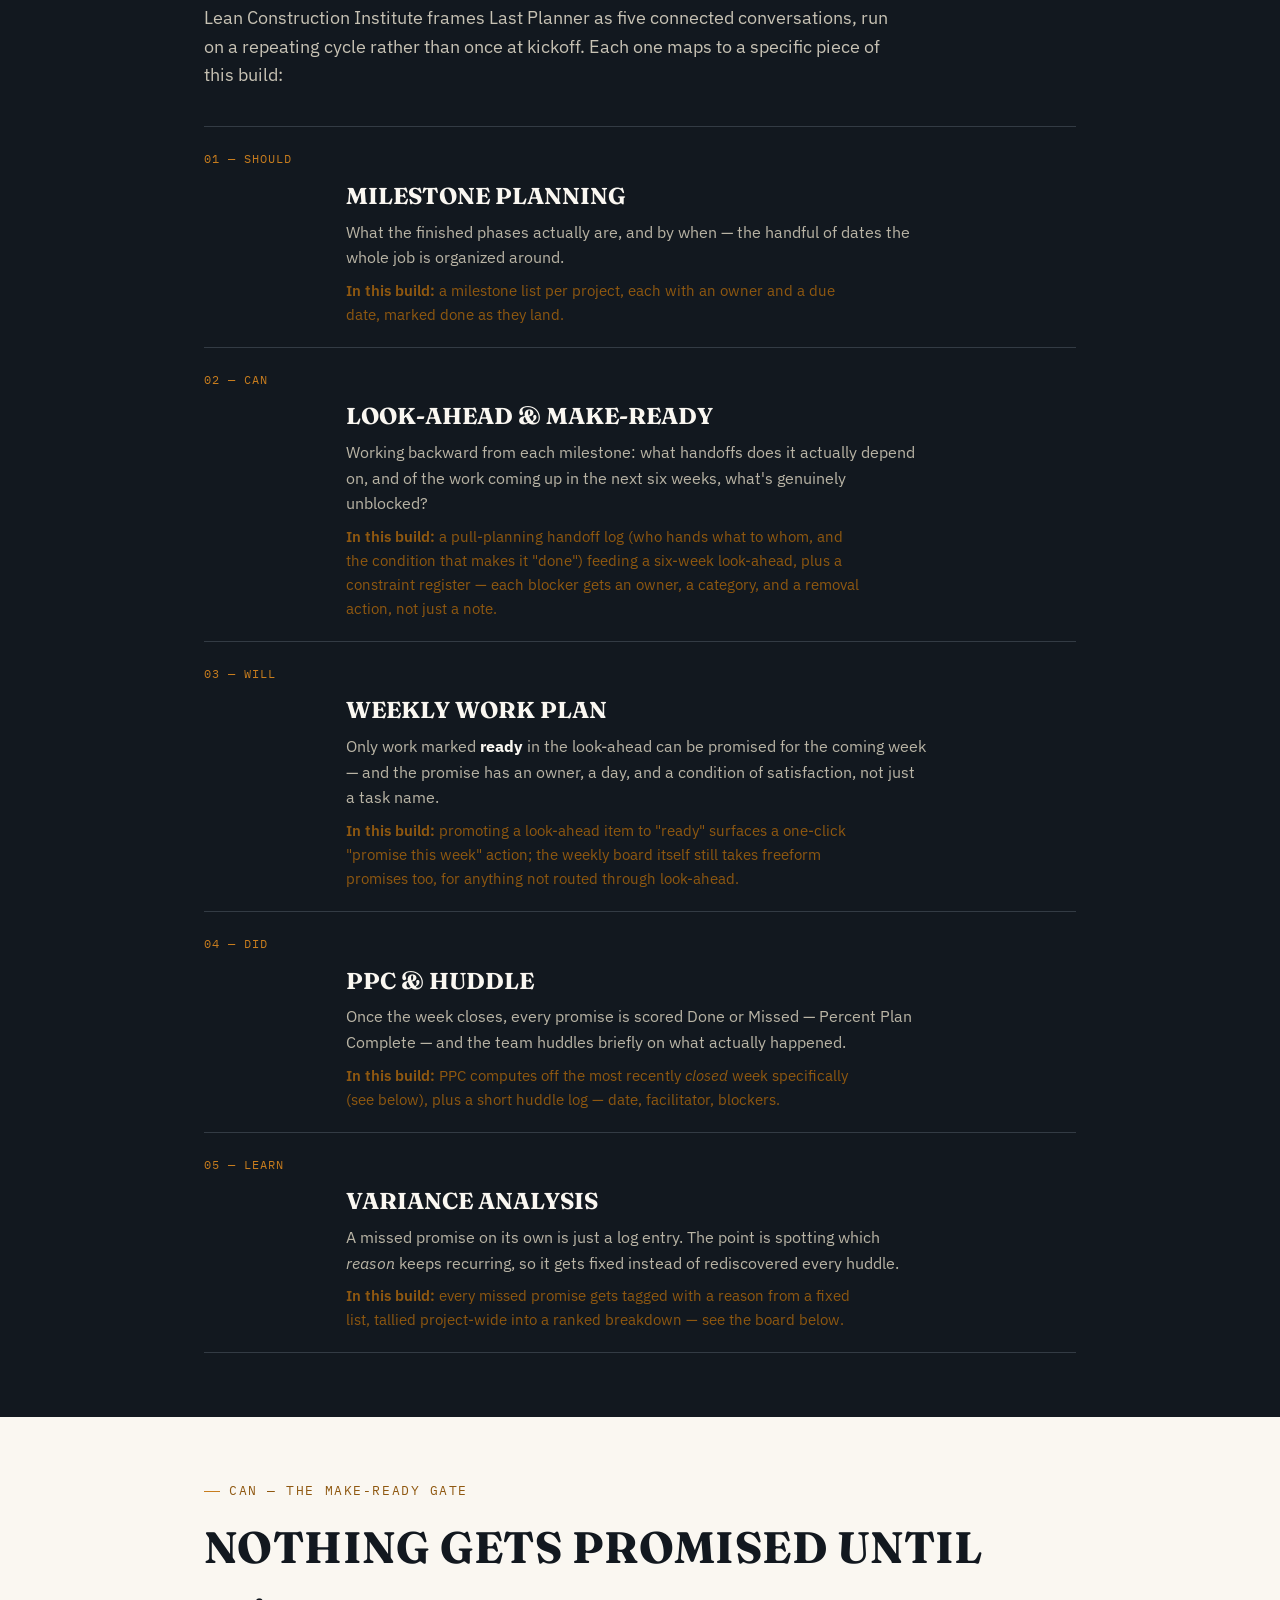
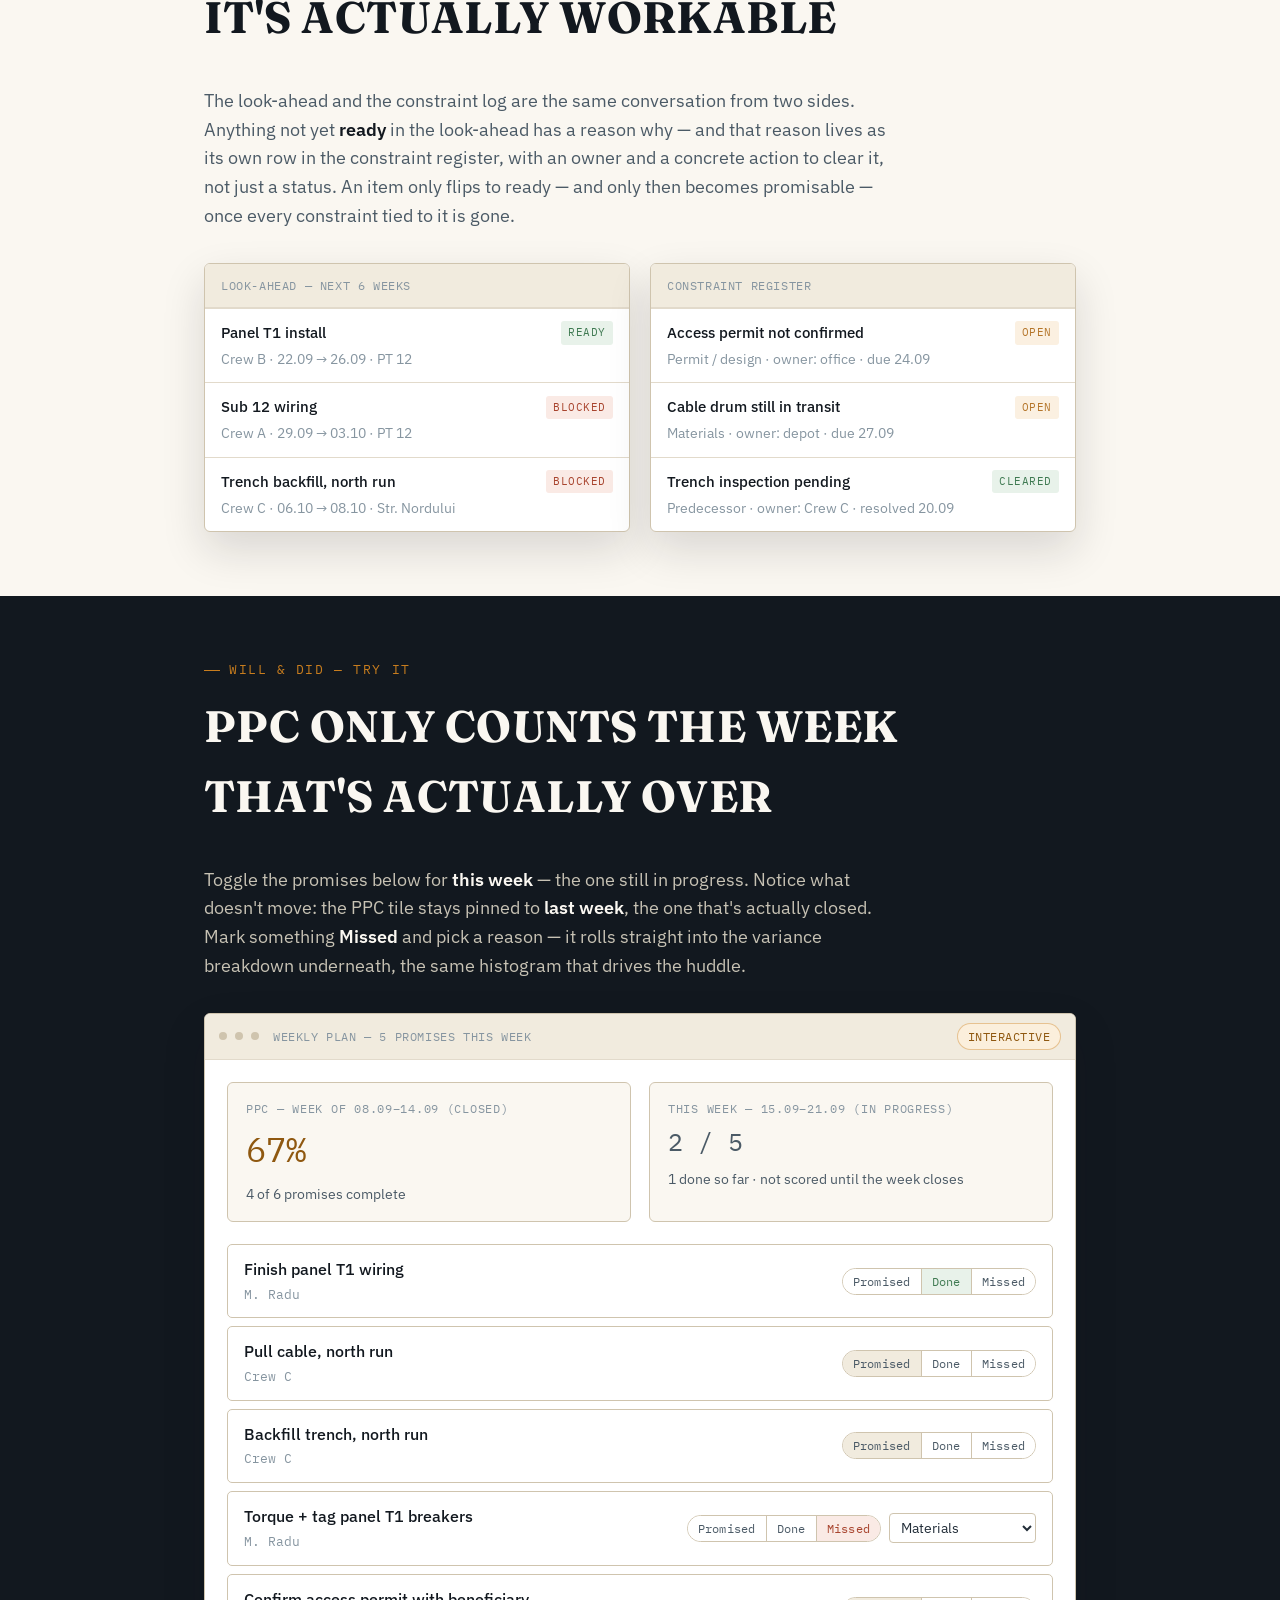
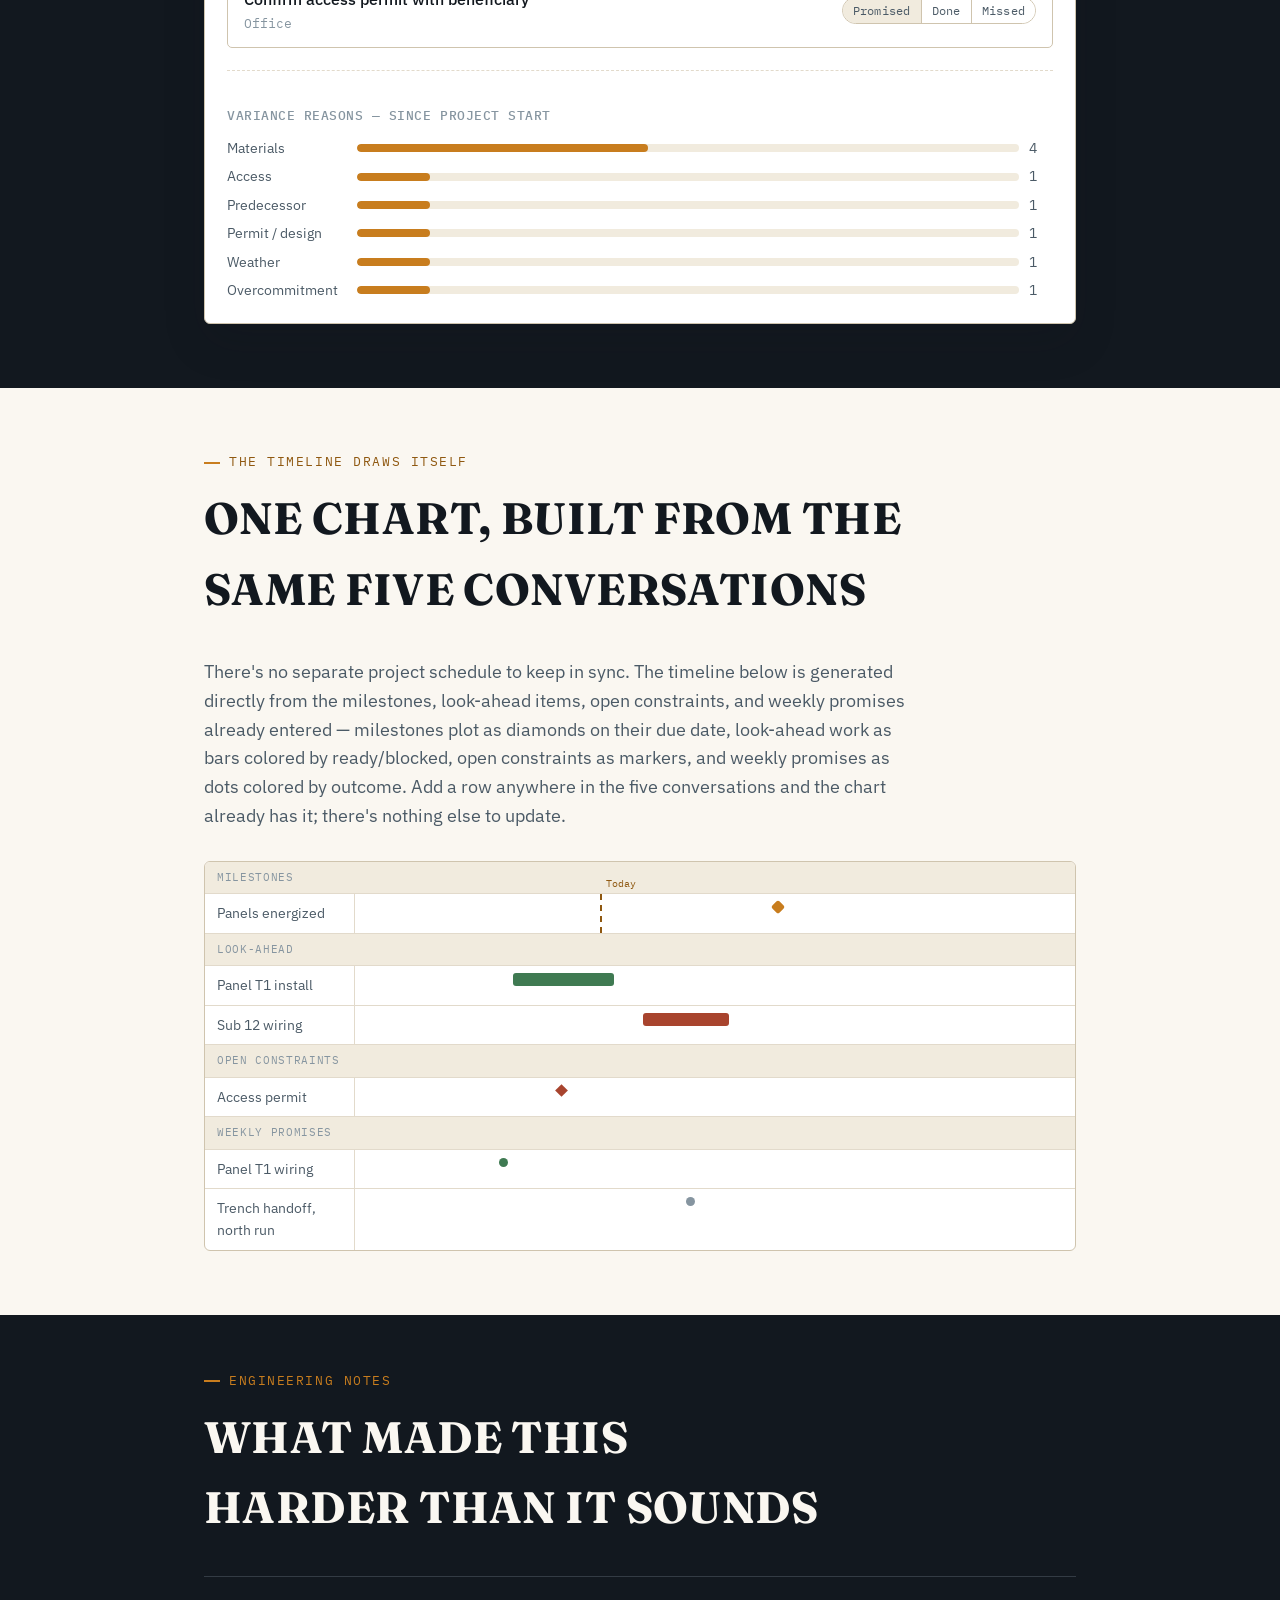
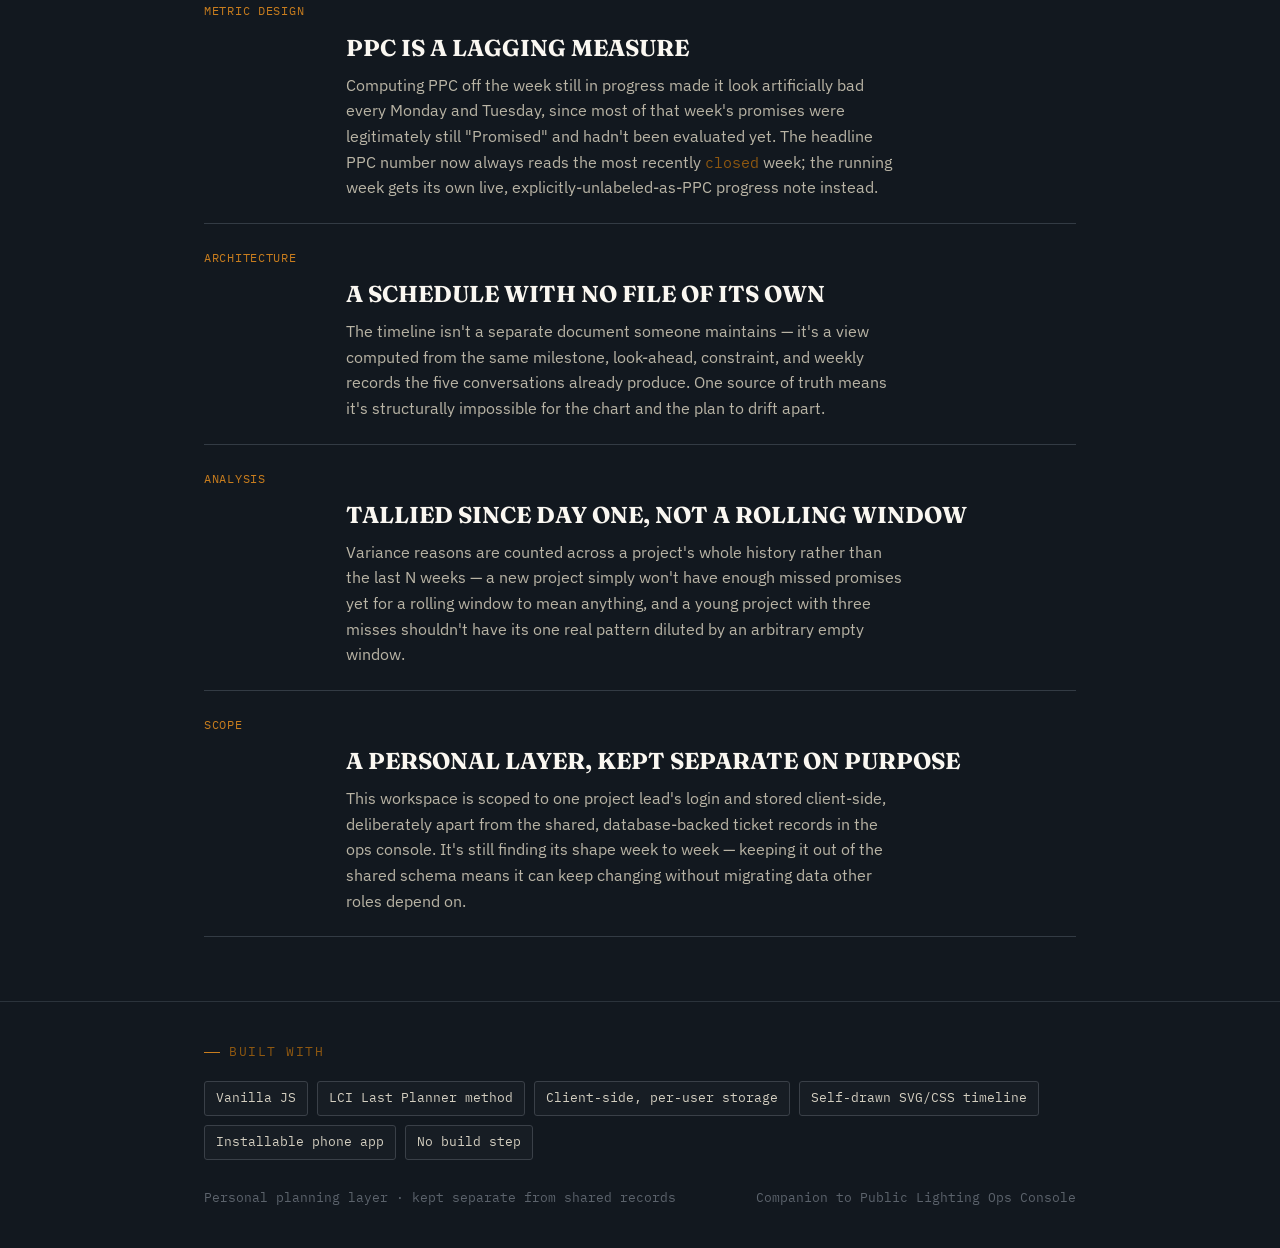
<file: demos/last-planner-system.html>
<!DOCTYPE html>
<html lang="en">
<head>
<meta charset="UTF-8">
<meta name="viewport" content="width=device-width, initial-scale=1.0">
<title>Last Planner System</title>
<link rel="preconnect" href="https://fonts.googleapis.com">
<link rel="preconnect" href="https://fonts.gstatic.com" crossorigin>
<link rel="stylesheet" href="https://fonts.googleapis.com/css2?family=Fraunces:opsz,wght@9..144,600;9..144,700;9..144,800&family=IBM+Plex+Sans:ital,wght@0,400;0,500;0,600;1,400&family=IBM+Plex+Mono:wght@400;500;600&display=swap">
<style>
  /* ============================================================
     TOKENS — same palette as the companion "Public Lighting Ops
     Console" piece (sodium-lamp amber, warm dossier paper / night
     grid). Shared deliberately: this is the second half of one
     project's case study, not a standalone page, so it should read
     as the same voice rather than a different product.
     ============================================================ */
  :root{
    --ink-950:#12181F;
    --ink-800:#232E39;
    --ink-600:#4B5A66;
    --ink-400:#8695A0;
    --paper-000:#FFFFFF;
    --paper-050:#FAF7F1;
    --paper-100:#F1EBDE;
    --line:#E2DACB;
    --line-strong:#CFC4AE;
    --accent:#C87D1E;
    --accent-ink:#8F5810;
    --accent-bg:#FBEFDC;
    --good:#3F7A52;
    --good-bg:#E8F2EA;
    --warn:#B5762B;
    --warn-bg:#FBF0E1;
    --bad:#A8442E;
    --bad-bg:#FAEAE5;
    --on-accent:#20140A;
    --shadow:0 18px 44px rgba(18,24,31,0.14);
    --font-display:'Fraunces', 'IBM Plex Sans', serif;
    --font-body:'IBM Plex Sans', -apple-system, sans-serif;
    --font-mono:'IBM Plex Mono', 'SF Mono', monospace;
  }
  @media (prefers-color-scheme: dark){
    :root:not([data-theme="light"]){
      --ink-950:#F5F1E8;
      --ink-800:#DAD3C3;
      --ink-600:#A9AFAE;
      --ink-400:#71787C;
      --paper-000:#161B21;
      --paper-050:#12161B;
      --paper-100:#1D242C;
      --line:#2B333B;
      --line-strong:#3A434D;
      --accent:#E3A34C;
      --accent-ink:#F4C783;
      --accent-bg:#2C2110;
      --good:#6FAE81;
      --good-bg:#16261B;
      --warn:#D9A059;
      --warn-bg:#2A2013;
      --bad:#D98368;
      --bad-bg:#2B1912;
      --shadow:0 18px 44px rgba(0,0,0,0.45);
    }
  }
  :root[data-theme="dark"]{
    --ink-950:#F5F1E8;
    --ink-800:#DAD3C3;
    --ink-600:#A9AFAE;
    --ink-400:#71787C;
    --paper-000:#161B21;
    --paper-050:#12161B;
    --paper-100:#1D242C;
    --line:#2B333B;
    --line-strong:#3A434D;
    --accent:#E3A34C;
    --accent-ink:#F4C783;
    --accent-bg:#2C2110;
    --good:#6FAE81;
    --good-bg:#16261B;
    --warn:#D9A059;
    --warn-bg:#2A2013;
    --bad:#D98368;
    --bad-bg:#2B1912;
    --shadow:0 18px 44px rgba(0,0,0,0.45);
  }

  *{box-sizing:border-box;}
  body{
    margin:0;background:var(--paper-050);color:var(--ink-800);
    font-family:var(--font-body);font-size:18px;line-height:1.6;
    -webkit-font-smoothing:antialiased;
  }
  .shell{max-width:920px;margin:0 auto;padding-inline:24px;}
  h1,h2,h3{font-family:var(--font-display);font-weight:700;text-transform:uppercase;letter-spacing:0.01em;text-wrap:balance;color:var(--ink-950);margin:0;}
  p{margin:0;}
  .eyebrow{
    font-family:var(--font-mono);font-size:13px;letter-spacing:0.12em;text-transform:uppercase;
    color:var(--accent-ink);display:flex;align-items:center;gap:9px;
  }
  .eyebrow::before{content:'';width:16px;height:1.5px;background:var(--accent);display:block;}
  .lede{font-size:21px;line-height:1.65;color:var(--ink-600);max-width:62ch;}
  .lede em{font-style:normal;color:var(--ink-950);font-weight:500;}
  .hero .lede em{color:var(--paper-050);}
  .kicker-link{margin-top:22px;font-family:var(--font-mono);font-size:14px;color:#9AA3AC;}
  .kicker-link a{color:var(--accent);text-decoration:none;border-bottom:1px solid color-mix(in srgb, var(--accent) 45%, transparent);}
  .kicker-link a:hover{border-bottom-color:var(--accent);}

  /* ---------- Hero ----------
     Pinned to fixed light-mode values, not the swappable tokens —
     meant to always read as a dark title band, the same in every
     viewer theme, rather than inverting with page dark mode. */
  .hero{
    --ink-950:#12181F; --ink-800:#232E39; --ink-600:#4B5A66; --ink-400:#8695A0;
    --paper-000:#FFFFFF; --paper-050:#FAF7F1; --paper-100:#F1EBDE;
    --line:#E2DACB; --line-strong:#CFC4AE;
    --accent:#C87D1E; --accent-ink:#8F5810; --accent-bg:#FBEFDC;
    --good:#3F7A52; --good-bg:#E8F2EA; --warn:#B5762B; --warn-bg:#FBF0E1;
    --bad:#A8442E; --bad-bg:#FAEAE5;
    --shadow:0 18px 44px rgba(18,24,31,0.14);
    background:var(--ink-950);color:var(--paper-050);padding-block:64px 56px;border-bottom:3px solid var(--accent);
  }
  .hero h1{color:var(--paper-050);font-size:clamp(46px,7.4vw,74px);line-height:0.96;margin-top:14px;}
  .hero .lede{color:#C7C2B4;margin-top:18px;}
  .hero .eyebrow{color:var(--accent);}
  .hero .eyebrow::before{background:var(--accent);}
  .spec-plate{margin-top:40px;border:1px solid #3A4048;border-radius:3px;display:grid;grid-template-columns:repeat(4,1fr);background:#171D24;}
  .spec-plate div{padding:16px 18px;border-left:1px solid #3A4048;}
  .spec-plate div:first-child{border-left:none;}
  .spec-k{font-family:var(--font-mono);font-size:12px;letter-spacing:0.08em;text-transform:uppercase;color:#8B93A0;display:block;}
  .spec-v{font-family:var(--font-mono);font-size:20px;color:var(--accent);margin-top:6px;display:block;font-variant-numeric:tabular-nums;}

  /* ---------- Section rhythm ---------- */
  section{padding-block:64px;}
  /* Same reasoning as .hero — pinned so this always reads as a dark
     band regardless of the viewer's theme, since everything inside it
     (the demo mock-up, gate boxes, notes) assumes a fixed dark ground. */
  section.band-dark{
    --ink-950:#12181F; --ink-800:#232E39; --ink-600:#4B5A66; --ink-400:#8695A0;
    --paper-000:#FFFFFF; --paper-050:#FAF7F1; --paper-100:#F1EBDE;
    --line:#E2DACB; --line-strong:#CFC4AE;
    --accent:#C87D1E; --accent-ink:#8F5810; --accent-bg:#FBEFDC;
    --good:#3F7A52; --good-bg:#E8F2EA; --warn:#B5762B; --warn-bg:#FBF0E1;
    --bad:#A8442E; --bad-bg:#FAEAE5;
    --shadow:0 18px 44px rgba(18,24,31,0.14);
    background:var(--ink-950);color:var(--paper-050);
  }
  section.band-dark h2{color:var(--paper-050);}
  section.band-dark .eyebrow{color:var(--accent);}
  section.band-dark .lede{color:#C7C2B4;}
  section.band-dark .prose strong{color:var(--paper-050);}
  .section-head{margin-bottom:34px;}
  .section-head h2{font-size:clamp(32px,4.1vw,44px);margin-top:10px;}
  .section-head p{margin-top:12px;}
  .prose{max-width:64ch;font-size:18px;color:var(--ink-600);}
  .prose + .prose{margin-top:14px;}
  .prose strong{color:var(--ink-950);font-weight:600;}

  /* ---------- Five conversations rail ---------- */
  .conv-rail{margin-top:36px;display:flex;flex-direction:column;}
  .conv{display:grid;grid-template-columns:120px 1fr;gap:22px;padding-block:20px;border-top:1px solid #333B44;}
  .conv:last-child{border-bottom:1px solid #333B44;}
  .conv-tag{font-family:var(--font-mono);font-size:12px;letter-spacing:0.08em;text-transform:uppercase;color:var(--accent);padding-top:2px;}
  .conv h4{font-family:var(--font-display);font-size:23px;text-transform:uppercase;color:var(--paper-050);margin-bottom:5px;}
  .conv p{font-size:16px;color:#B9B4A5;line-height:1.6;max-width:58ch;}
  .conv .conv-impl{margin-top:8px;font-size:15px;color:var(--accent-ink);}
  .conv .conv-impl b{color:var(--accent-ink);font-weight:600;}
  @media(max-width:640px){.conv{grid-template-columns:1fr;gap:6px;}}

  /* ---------- Gate: look-ahead + constraints ---------- */
  .gate-cols{margin-top:32px;display:grid;grid-template-columns:1fr 1fr;gap:20px;}
  .gate-box{border:1px solid var(--line-strong);border-radius:6px;background:var(--paper-000);overflow:hidden;box-shadow:var(--shadow);}
  .gate-box-head{padding:12px 16px;background:var(--paper-100);border-bottom:1px solid var(--line);font-family:var(--font-mono);font-size:12px;letter-spacing:0.05em;text-transform:uppercase;color:var(--ink-400);}
  .gate-row{padding:12px 16px;border-top:1px solid var(--line);font-size:15px;color:var(--ink-800);}
  .gate-row:first-of-type{border-top:none;}
  .gate-row-top{display:flex;justify-content:space-between;align-items:center;gap:10px;}
  .gate-title{font-weight:500;color:var(--ink-950);}
  .gate-tag{font-family:var(--font-mono);font-size:11px;text-transform:uppercase;letter-spacing:0.05em;padding:3px 7px;border-radius:3px;white-space:nowrap;}
  .gate-tag.ready{background:var(--good-bg);color:var(--good);}
  .gate-tag.blocked{background:var(--bad-bg);color:var(--bad);}
  .gate-tag.open{background:var(--warn-bg);color:var(--warn);}
  .gate-meta{margin-top:3px;font-size:14px;color:var(--ink-400);}
  @media(max-width:640px){.gate-cols{grid-template-columns:1fr;}}

  /* ---------- Weekly promises / PPC demo ---------- */
  .demo-badge{
    margin-left:auto;flex-shrink:0;font-family:var(--font-mono);font-size:12px;letter-spacing:0.04em;text-transform:uppercase;
    color:var(--accent-ink);background:var(--accent-bg);border:1px solid color-mix(in srgb, var(--accent) 40%, transparent);
    border-radius:20px;padding:3px 10px;white-space:nowrap;
  }
  .board-frame{margin-top:32px;background:var(--paper-000);border:1px solid var(--line-strong);border-radius:6px;box-shadow:var(--shadow);overflow:hidden;color:var(--ink-800);}
  .board-bar{display:flex;align-items:center;gap:8px;padding:9px 14px;background:var(--paper-100);border-bottom:1px solid var(--line);flex-wrap:wrap;row-gap:6px;}
  .board-dot{width:8px;height:8px;border-radius:50%;background:var(--line-strong);flex-shrink:0;}
  .board-label{margin-left:6px;flex-shrink:0;font-family:var(--font-mono);font-size:12px;letter-spacing:0.05em;text-transform:uppercase;color:var(--ink-400);white-space:nowrap;}
  .board-body{padding:22px;}
  .ppc-row{display:grid;grid-template-columns:1fr 1fr;gap:18px;margin-bottom:22px;}
  .ppc-tile{border:1px solid var(--line-strong);border-radius:6px;padding:16px 18px;background:var(--paper-050);}
  .ppc-tile-k{font-family:var(--font-mono);font-size:12px;letter-spacing:0.06em;text-transform:uppercase;color:var(--ink-400);}
  .ppc-tile-v{font-family:var(--font-mono);font-size:34px;color:var(--accent-ink);margin-top:4px;font-variant-numeric:tabular-nums;}
  .ppc-tile-note{font-size:14px;color:var(--ink-600);margin-top:6px;}
  .ppc-tile.live .ppc-tile-v{color:var(--ink-600);font-size:25px;}
  @media(max-width:640px){.ppc-row{grid-template-columns:1fr;}}

  .promise{border:1px solid var(--line-strong);border-radius:5px;padding:12px 16px;background:var(--paper-000);}
  .promise + .promise{margin-top:8px;}
  .promise-top{display:flex;justify-content:space-between;align-items:center;gap:12px;flex-wrap:wrap;}
  .promise-title{font-size:16px;font-weight:500;color:var(--ink-950);}
  .promise-owner{font-family:var(--font-mono);font-size:13px;color:var(--ink-400);margin-top:2px;}
  .promise-controls{display:flex;align-items:center;gap:8px;flex-wrap:wrap;}
  .status-btn-row{display:inline-flex;border:1px solid var(--line-strong);border-radius:20px;overflow:hidden;}
  .status-btn-row button{font-family:var(--font-mono);font-size:12px;letter-spacing:0.02em;padding:5px 10px;border:none;background:var(--paper-000);color:var(--ink-600);cursor:pointer;}
  .status-btn-row button+button{border-left:1px solid var(--line-strong);}
  .status-btn-row button.active.done{background:var(--good-bg);color:var(--good);}
  .status-btn-row button.active.missed{background:var(--bad-bg);color:var(--bad);}
  .status-btn-row button.active.promised{background:var(--paper-100);color:var(--ink-600);}
  .variance-select{font-family:var(--font-body);font-size:14px;color:var(--ink-800);background:var(--paper-000);border:1px solid var(--line-strong);border-radius:4px;padding:4px 7px;}
  .promise.readonly .status-btn-row button{cursor:default;}

  .variance-panel{margin-top:22px;padding-top:18px;border-top:1px dashed var(--line);}
  .variance-panel h4{font-family:var(--font-mono);font-size:13px;letter-spacing:0.04em;text-transform:uppercase;color:var(--ink-400);margin-bottom:10px;font-weight:500;}
  .variance-bar-row{display:grid;grid-template-columns:120px 1fr 24px;align-items:center;gap:10px;font-size:14px;color:var(--ink-600);margin-top:6px;}
  .variance-bar-track{height:8px;border-radius:4px;background:var(--paper-100);overflow:hidden;}
  .variance-bar-fill{display:block;height:100%;background:var(--accent);border-radius:4px;transition:width 0.25s ease;}
  .variance-empty{font-size:14px;color:var(--ink-400);margin-top:4px;}
  .role-switch:focus-visible,.status-btn-row button:focus-visible{outline:2px solid var(--accent);outline-offset:2px;}

  /* ---------- Auto-timeline mockup ---------- */
  .tl{margin-top:30px;border:1px solid var(--line-strong);border-radius:6px;overflow:hidden;background:var(--paper-000);color:var(--ink-800);}
  .tl-group{padding:7px 12px;background:var(--paper-100);font-family:var(--font-mono);font-size:11px;letter-spacing:0.06em;text-transform:uppercase;color:var(--ink-400);border-top:1px solid var(--line);}
  .tl-group:first-child{border-top:none;}
  .tl-row{display:grid;grid-template-columns:150px 1fr;border-top:1px solid var(--line);}
  .tl-label{padding:8px 12px;font-size:14px;color:var(--ink-600);border-right:1px solid var(--line);display:flex;align-items:center;}
  .tl-track{position:relative;padding:8px 0;}
  .tl-bar{height:13px;border-radius:3px;position:absolute;top:7px;}
  .tl-bar.ready{background:var(--good);}
  .tl-bar.blocked{background:var(--bad);}
  .tl-diamond{width:10px;height:10px;position:absolute;top:8px;transform:rotate(45deg);border-radius:2px;}
  .tl-diamond.done{background:var(--good);}
  .tl-diamond.open{background:var(--accent);}
  .tl-dot{width:9px;height:9px;border-radius:50%;position:absolute;top:8px;}
  .tl-dot.status-done{background:var(--good);}
  .tl-dot.status-missed{background:var(--bad);}
  .tl-dot.status-pending{background:var(--ink-400);}
  .tl-marker{width:9px;height:9px;position:absolute;top:8px;background:var(--bad);transform:rotate(45deg);}
  .tl-today{position:absolute;top:0;bottom:0;width:0;border-left:2px dashed var(--accent-ink);}
  .tl-today span{position:absolute;top:-18px;left:4px;font-family:var(--font-mono);font-size:10px;color:var(--accent-ink);white-space:nowrap;}

  /* ---------- Engineering notes ---------- */
  .notes{margin-top:34px;display:flex;flex-direction:column;}
  .note{display:grid;grid-template-columns:120px 1fr;gap:22px;padding-block:22px;border-top:1px solid #333B44;}
  .note:last-child{border-bottom:1px solid #333B44;}
  .note-tag{font-family:var(--font-mono);font-size:12px;letter-spacing:0.06em;text-transform:uppercase;color:var(--accent);padding-top:2px;}
  .note h4{font-family:var(--font-display);font-size:23px;text-transform:uppercase;color:var(--paper-050);margin-bottom:6px;}
  .note p{font-size:16px;color:#B9B4A5;line-height:1.6;max-width:56ch;}
  .note code{font-family:var(--font-mono);font-size:0.92em;color:var(--accent-ink);}

  /* ---------- Colophon ---------- */
  footer{
    --accent:#C87D1E;
    background:#12181F;color:#8B93A0;padding-block:40px;border-top:1px solid #2B333B;
  }
  .stack-row{display:flex;flex-wrap:wrap;gap:9px;margin-top:18px;}
  .stack-chip{font-family:var(--font-mono);font-size:13px;color:#D3CEC0;border:1px solid #3A4048;border-radius:3px;padding:6px 11px;background:#171D24;}
  footer .foot-meta{margin-top:28px;font-family:var(--font-mono);font-size:13px;color:#5C636C;display:flex;justify-content:space-between;flex-wrap:wrap;gap:8px;}
  footer .foot-meta a{color:#8B93A0;}

  @media(max-width:640px){
    .spec-plate{grid-template-columns:1fr 1fr;}
    .spec-plate div:nth-child(3){border-left:none;}
    .note{grid-template-columns:1fr;gap:6px;}
    .tl-row{grid-template-columns:110px 1fr;}
  }
</style>
</head>
<body>
<div class="hero">
  <div class="shell">
    <span class="eyebrow">Case study — Lean Construction planning tool</span>
    <h1>Last Planner<br>System</h1>
    <p class="lede">A weekly promise-and-tracking layer for the bigger internal jobs — a new distribution
      post, a line rebuild — that a ticket queue was never built for:
      <em>milestones, a filtered look-ahead, a constraint log, and weekly promises scored once the week
      actually closes</em>, built on Lean Construction's Last Planner method rather than a Gantt chart
      nobody keeps up to date.</p>
    <div class="spec-plate">
      <div><span class="spec-k">Method</span><span class="spec-v">LCI Last Planner</span></div>
      <div><span class="spec-k">Cadence</span><span class="spec-v">Weekly promises</span></div>
      <div><span class="spec-k">Metric</span><span class="spec-v">PPC, lagging</span></div>
      <div><span class="spec-k">Timeline</span><span class="spec-v">Self-generating</span></div>
    </div>
    <p class="kicker-link">Companion piece to <a href="public-lighting-ops-console.html">Public Lighting Ops Console</a> — same contractor, same system, the project-planning half.</p>
  </div>
</div>

<section>
  <div class="shell">
    <div class="section-head">
      <span class="eyebrow">Why not just a Gantt chart</span>
      <h2>A schedule is a guess. A promise is a commitment.</h2>
    </div>
    <div class="prose">A distribution-post build or a line rebuild runs for weeks, touches multiple crews,
      and depends on materials, permits, and other trades finishing first. The instinct is to draw one
      master schedule up front and push dates down to whoever's doing the work. In practice that schedule
      is built by someone who isn't on site next Tuesday, gets stale within days, and nobody re-plans it
      until it's already wrong.</div>
    <div class="prose">Last Planner inverts who gets to promise: work only enters next week's plan once
      it's genuinely ready to start — no missing material, no missing permit, no unfinished predecessor —
      and the person actually doing it is the one who commits to it. The schedule stops being a document
      someone hands down and becomes something the crew builds a week at a time, together.</div>
  </div>
</section>

<section class="band-dark">
  <div class="shell">
    <div class="section-head">
      <span class="eyebrow">How it works</span>
      <h2>Five conversations, not one big plan</h2>
    </div>
    <div class="prose" style="color:#C7C2B4;">Lean Construction Institute frames Last Planner as five
      connected conversations, run on a repeating cycle rather than once at kickoff. Each one maps to a
      specific piece of this build:</div>
    <div class="conv-rail">
      <div class="conv">
        <span class="conv-tag">01 — Should</span>
        <div>
          <h4>Milestone planning</h4>
          <p>What the finished phases actually are, and by when — the handful of dates the whole job is
            organized around.</p>
          <p class="conv-impl"><b>In this build:</b> a milestone list per project, each with an owner and
            a due date, marked done as they land.</p>
        </div>
      </div>
      <div class="conv">
        <span class="conv-tag">02 — Can</span>
        <div>
          <h4>Look-ahead &amp; make-ready</h4>
          <p>Working backward from each milestone: what handoffs does it actually depend on, and of the
            work coming up in the next six weeks, what's genuinely unblocked?</p>
          <p class="conv-impl"><b>In this build:</b> a pull-planning handoff log (who hands what to whom,
            and the condition that makes it "done") feeding a six-week look-ahead, plus a constraint
            register — each blocker gets an owner, a category, and a removal action, not just a note.</p>
        </div>
      </div>
      <div class="conv">
        <span class="conv-tag">03 — Will</span>
        <div>
          <h4>Weekly work plan</h4>
          <p>Only work marked <strong style="color:var(--paper-050);">ready</strong> in the look-ahead can
            be promised for the coming week — and the promise has an owner, a day, and a condition of
            satisfaction, not just a task name.</p>
          <p class="conv-impl"><b>In this build:</b> promoting a look-ahead item to "ready" surfaces a
            one-click "promise this week" action; the weekly board itself still takes freeform promises
            too, for anything not routed through look-ahead.</p>
        </div>
      </div>
      <div class="conv">
        <span class="conv-tag">04 — Did</span>
        <div>
          <h4>PPC &amp; huddle</h4>
          <p>Once the week closes, every promise is scored Done or Missed — Percent Plan Complete — and
            the team huddles briefly on what actually happened.</p>
          <p class="conv-impl"><b>In this build:</b> PPC computes off the most recently <em>closed</em>
            week specifically (see below), plus a short huddle log — date, facilitator, blockers.</p>
        </div>
      </div>
      <div class="conv">
        <span class="conv-tag">05 — Learn</span>
        <div>
          <h4>Variance analysis</h4>
          <p>A missed promise on its own is just a log entry. The point is spotting which <em>reason</em>
            keeps recurring, so it gets fixed instead of rediscovered every huddle.</p>
          <p class="conv-impl"><b>In this build:</b> every missed promise gets tagged with a reason from a
            fixed list, tallied project-wide into a ranked breakdown — see the board below.</p>
        </div>
      </div>
    </div>
  </div>
</section>

<section>
  <div class="shell">
    <div class="section-head">
      <span class="eyebrow">Can — the make-ready gate</span>
      <h2>Nothing gets promised until it's actually workable</h2>
    </div>
    <div class="prose">The look-ahead and the constraint log are the same conversation from two sides.
      Anything not yet <strong>ready</strong> in the look-ahead has a reason why — and that reason lives
      as its own row in the constraint register, with an owner and a concrete action to clear it, not just
      a status. An item only flips to ready — and only then becomes promisable — once every constraint
      tied to it is gone.</div>
    <div class="gate-cols">
      <div class="gate-box">
        <div class="gate-box-head">Look-ahead — next 6 weeks</div>
        <div class="gate-row">
          <div class="gate-row-top"><span class="gate-title">Panel T1 install</span><span class="gate-tag ready">Ready</span></div>
          <div class="gate-meta">Crew B · 22.09 → 26.09 · PT 12</div>
        </div>
        <div class="gate-row">
          <div class="gate-row-top"><span class="gate-title">Sub 12 wiring</span><span class="gate-tag blocked">Blocked</span></div>
          <div class="gate-meta">Crew A · 29.09 → 03.10 · PT 12</div>
        </div>
        <div class="gate-row">
          <div class="gate-row-top"><span class="gate-title">Trench backfill, north run</span><span class="gate-tag blocked">Blocked</span></div>
          <div class="gate-meta">Crew C · 06.10 → 08.10 · Str. Nordului</div>
        </div>
      </div>
      <div class="gate-box">
        <div class="gate-box-head">Constraint register</div>
        <div class="gate-row">
          <div class="gate-row-top"><span class="gate-title">Access permit not confirmed</span><span class="gate-tag open">Open</span></div>
          <div class="gate-meta">Permit / design · owner: office · due 24.09</div>
        </div>
        <div class="gate-row">
          <div class="gate-row-top"><span class="gate-title">Cable drum still in transit</span><span class="gate-tag open">Open</span></div>
          <div class="gate-meta">Materials · owner: depot · due 27.09</div>
        </div>
        <div class="gate-row">
          <div class="gate-row-top"><span class="gate-title">Trench inspection pending</span><span class="gate-tag ready">Cleared</span></div>
          <div class="gate-meta">Predecessor · owner: Crew C · resolved 20.09</div>
        </div>
      </div>
    </div>
  </div>
</section>

<section class="band-dark">
  <div class="shell">
    <div class="section-head">
      <span class="eyebrow">Will &amp; Did — try it</span>
      <h2>PPC only counts the week that's actually over</h2>
    </div>
    <div class="prose" style="color:#C7C2B4;">Toggle the promises below for <strong style="color:var(--paper-050);">this week</strong> — the
      one still in progress. Notice what doesn't move: the PPC tile stays pinned to <strong style="color:var(--paper-050);">last week</strong>,
      the one that's actually closed. Mark something <strong style="color:var(--paper-050);">Missed</strong> and pick a reason — it
      rolls straight into the variance breakdown underneath, the same histogram that drives the huddle.</div>
  </div>
  <div class="shell">
    <div class="board-frame" style="margin-top:32px;color:var(--ink-800);">
      <div class="board-bar">
        <span class="board-dot"></span><span class="board-dot"></span><span class="board-dot"></span>
        <span class="board-label" id="lpsBoardLabel">Weekly plan</span>
        <span class="demo-badge">Interactive</span>
      </div>
      <div class="board-body">
        <div class="ppc-row">
          <div class="ppc-tile">
            <div class="ppc-tile-k">PPC — week of 08.09–14.09 (closed)</div>
            <div class="ppc-tile-v" id="lpsPpcValue">67%</div>
            <div class="ppc-tile-note" id="lpsPpcNote">4 of 6 promises complete</div>
          </div>
          <div class="ppc-tile live">
            <div class="ppc-tile-k">This week — 15.09–21.09 (in progress)</div>
            <div class="ppc-tile-v" id="lpsLiveValue">—</div>
            <div class="ppc-tile-note" id="lpsLiveNote">not scored until the week closes</div>
          </div>
        </div>
        <div id="lpsPromiseList"></div>
        <div class="variance-panel">
          <h4>Variance reasons — since project start</h4>
          <div id="lpsVarianceBreakdown"></div>
        </div>
      </div>
    </div>
  </div>
</section>

<script>
(function(){
  var VARIANCE_REASONS = ['Materials', 'Access', 'Permit / design', 'Resources', 'Predecessor', 'Weather', 'Plan change', 'Overcommitment', 'Other'];

  // Last week is fixed — it's already closed, PPC for it doesn't change.
  var lastWeekPromises = [
    {status: 'done'}, {status: 'done'}, {status: 'done'}, {status: 'done'}, {status: 'missed'}, {status: 'missed'}
  ];

  // This week is interactive. Starts with a realistic in-progress mix —
  // some already scored, some still open — never all-blank, so the board
  // reads as "a real week partway through" at rest, not an empty form.
  var thisWeek = [
    {id:'w1', title:'Finish panel T1 wiring', owner:'M. Radu', status:'done', reason:''},
    {id:'w2', title:'Pull cable, north run', owner:'Crew C', status:'promised', reason:''},
    {id:'w3', title:'Backfill trench, north run', owner:'Crew C', status:'promised', reason:''},
    {id:'w4', title:'Torque + tag panel T1 breakers', owner:'M. Radu', status:'missed', reason:'Materials'},
    {id:'w5', title:'Confirm access permit with beneficiary', owner:'Office', status:'promised', reason:''}
  ];

  // Existing history the variance chart is tallied against, so the demo's
  // own missed promise (w4, above) lands in a chart that already has
  // other entries in it — a single toggle visibly moving a real
  // histogram, not conjuring one from nothing.
  var priorMissedReasons = ['Materials', 'Materials', 'Access', 'Predecessor', 'Permit / design', 'Materials', 'Weather', 'Overcommitment'];

  function esc(s){
    return String(s).replace(/[&<>"']/g, function(c){
      return {'&':'&amp;','<':'&lt;','>':'&gt;','"':'&quot;',"'":'&#39;'}[c];
    });
  }

  function renderPpcHeader(){
    var lastDone = lastWeekPromises.filter(function(p){ return p.status === 'done'; }).length;
    document.getElementById('lpsPpcValue').textContent = Math.round((lastDone / lastWeekPromises.length) * 100) + '%';
    document.getElementById('lpsPpcNote').textContent = lastDone + ' of ' + lastWeekPromises.length + ' promises complete';

    var scored = thisWeek.filter(function(p){ return p.status === 'done' || p.status === 'missed'; }).length;
    var done = thisWeek.filter(function(p){ return p.status === 'done'; }).length;
    document.getElementById('lpsLiveValue').textContent = scored + ' / ' + thisWeek.length;
    document.getElementById('lpsLiveNote').textContent = done + ' done so far · not scored until the week closes';
    document.getElementById('lpsBoardLabel').textContent = 'Weekly plan — ' + thisWeek.length + ' promises this week';
  }

  function renderPromises(){
    var html = thisWeek.map(function(p){
      var reasonSelect = p.status === 'missed'
        ? '<select class="variance-select" data-reason="' + p.id + '">' +
            '<option value="">Reason…</option>' +
            VARIANCE_REASONS.map(function(r){ return '<option value="' + esc(r) + '"' + (p.reason === r ? ' selected' : '') + '>' + esc(r) + '</option>'; }).join('') +
          '</select>'
        : '';
      return (
        '<div class="promise">' +
          '<div class="promise-top">' +
            '<div>' +
              '<div class="promise-title">' + esc(p.title) + '</div>' +
              '<div class="promise-owner">' + esc(p.owner) + '</div>' +
            '</div>' +
            '<div class="promise-controls">' +
              '<div class="status-btn-row" data-promise="' + p.id + '">' +
                '<button type="button" class="' + (p.status==='promised'?'active promised':'') + '" data-status="promised">Promised</button>' +
                '<button type="button" class="' + (p.status==='done'?'active done':'') + '" data-status="done">Done</button>' +
                '<button type="button" class="' + (p.status==='missed'?'active missed':'') + '" data-status="missed">Missed</button>' +
              '</div>' +
              reasonSelect +
            '</div>' +
          '</div>' +
        '</div>'
      );
    }).join('');
    document.getElementById('lpsPromiseList').innerHTML = html;

    document.querySelectorAll('[data-promise]').forEach(function(row){
      row.querySelectorAll('button').forEach(function(btn){
        btn.addEventListener('click', function(){
          var id = row.getAttribute('data-promise');
          var item = thisWeek.filter(function(x){ return x.id === id; })[0];
          item.status = btn.getAttribute('data-status');
          if (item.status !== 'missed') item.reason = '';
          renderAll();
        });
      });
    });
    document.querySelectorAll('[data-reason]').forEach(function(sel){
      sel.addEventListener('change', function(){
        var id = sel.getAttribute('data-reason');
        var item = thisWeek.filter(function(x){ return x.id === id; })[0];
        item.reason = sel.value;
        renderVariance();
      });
    });
  }

  function renderVariance(){
    var counts = {};
    var total = 0;
    priorMissedReasons.concat(
      thisWeek.filter(function(p){ return p.status === 'missed' && p.reason; }).map(function(p){ return p.reason; })
    ).forEach(function(reason){
      counts[reason] = (counts[reason] || 0) + 1;
      total++;
    });
    var el = document.getElementById('lpsVarianceBreakdown');
    if (!total) {
      el.innerHTML = '<div class="variance-empty">No missed promises with a reason recorded yet.</div>';
      return;
    }
    var rows = Object.keys(counts).sort(function(a, b){ return counts[b] - counts[a]; }).map(function(reason){
      var pct = Math.round((counts[reason] / total) * 100);
      return (
        '<div class="variance-bar-row">' +
          '<span>' + esc(reason) + '</span>' +
          '<span class="variance-bar-track"><span class="variance-bar-fill" style="width:' + pct + '%;"></span></span>' +
          '<span>' + counts[reason] + '</span>' +
        '</div>'
      );
    }).join('');
    el.innerHTML = rows;
  }

  function renderAll(){
    renderPpcHeader();
    renderPromises();
    renderVariance();
  }
  renderAll();
})();
</script>

<section>
  <div class="shell">
    <div class="section-head">
      <span class="eyebrow">The timeline draws itself</span>
      <h2>One chart, built from the same five conversations</h2>
    </div>
    <div class="prose">There's no separate project schedule to keep in sync. The timeline below is
      generated directly from the milestones, look-ahead items, open constraints, and weekly promises
      already entered — milestones plot as diamonds on their due date, look-ahead work as bars colored by
      ready/blocked, open constraints as markers, and weekly promises as dots colored by outcome. Add a
      row anywhere in the five conversations and the chart already has it; there's nothing else to
      update.</div>
    <div class="tl" style="margin-top:30px;">
      <div class="tl-group">Milestones</div>
      <div class="tl-row">
        <div class="tl-label">Panels energized</div>
        <div class="tl-track">
          <div class="tl-diamond open" style="left:58%;"></div>
          <div class="tl-today" style="left:34%;"><span>Today</span></div>
        </div>
      </div>
      <div class="tl-group">Look-ahead</div>
      <div class="tl-row">
        <div class="tl-label">Panel T1 install</div>
        <div class="tl-track"><div class="tl-bar ready" style="left:22%;width:14%;"></div></div>
      </div>
      <div class="tl-row">
        <div class="tl-label">Sub 12 wiring</div>
        <div class="tl-track"><div class="tl-bar blocked" style="left:40%;width:12%;"></div></div>
      </div>
      <div class="tl-group">Open constraints</div>
      <div class="tl-row">
        <div class="tl-label">Access permit</div>
        <div class="tl-track"><div class="tl-marker" style="left:28%;"></div></div>
      </div>
      <div class="tl-group">Weekly promises</div>
      <div class="tl-row">
        <div class="tl-label">Panel T1 wiring</div>
        <div class="tl-track"><div class="tl-dot status-done" style="left:20%;"></div></div>
      </div>
      <div class="tl-row">
        <div class="tl-label">Trench handoff, north run</div>
        <div class="tl-track"><div class="tl-dot status-pending" style="left:46%;"></div></div>
      </div>
    </div>
  </div>
</section>

<section class="band-dark" style="padding-top:56px;">
  <div class="shell">
    <div class="section-head">
      <span class="eyebrow">Engineering notes</span>
      <h2>What made this harder than it sounds</h2>
    </div>
    <div class="notes">
      <div class="note">
        <span class="note-tag">Metric design</span>
        <div>
          <h4>PPC is a lagging measure</h4>
          <p>Computing PPC off the week still in progress made it look artificially bad every Monday and
            Tuesday, since most of that week's promises were legitimately still "Promised" and hadn't been
            evaluated yet. The headline PPC number now always reads the most recently <code>closed</code>
            week; the running week gets its own live, explicitly-unlabeled-as-PPC progress note instead.</p>
        </div>
      </div>
      <div class="note">
        <span class="note-tag">Architecture</span>
        <div>
          <h4>A schedule with no file of its own</h4>
          <p>The timeline isn't a separate document someone maintains — it's a view computed from the same
            milestone, look-ahead, constraint, and weekly records the five conversations already produce.
            One source of truth means it's structurally impossible for the chart and the plan to drift
            apart.</p>
        </div>
      </div>
      <div class="note">
        <span class="note-tag">Analysis</span>
        <div>
          <h4>Tallied since day one, not a rolling window</h4>
          <p>Variance reasons are counted across a project's whole history rather than the last N weeks —
            a new project simply won't have enough missed promises yet for a rolling window to mean
            anything, and a young project with three misses shouldn't have its one real pattern diluted by
            an arbitrary empty window.</p>
        </div>
      </div>
      <div class="note">
        <span class="note-tag">Scope</span>
        <div>
          <h4>A personal layer, kept separate on purpose</h4>
          <p>This workspace is scoped to one project lead's login and stored client-side, deliberately
            apart from the shared, database-backed ticket records in the ops console. It's still finding
            its shape week to week — keeping it out of the shared schema means it can keep changing
            without migrating data other roles depend on.</p>
        </div>
      </div>
    </div>
  </div>
</section>

<footer>
  <div class="shell">
    <span class="eyebrow">Built with</span>
    <div class="stack-row">
      <span class="stack-chip">Vanilla JS</span>
      <span class="stack-chip">LCI Last Planner method</span>
      <span class="stack-chip">Client-side, per-user storage</span>
      <span class="stack-chip">Self-drawn SVG/CSS timeline</span>
      <span class="stack-chip">Installable phone app</span>
      <span class="stack-chip">No build step</span>
    </div>
    <div class="foot-meta">
      <span>Personal planning layer · kept separate from shared records</span>
      <span>Companion to Public Lighting Ops Console</span>
    </div>
  </div>
</footer>
</body>
</html>
</file>
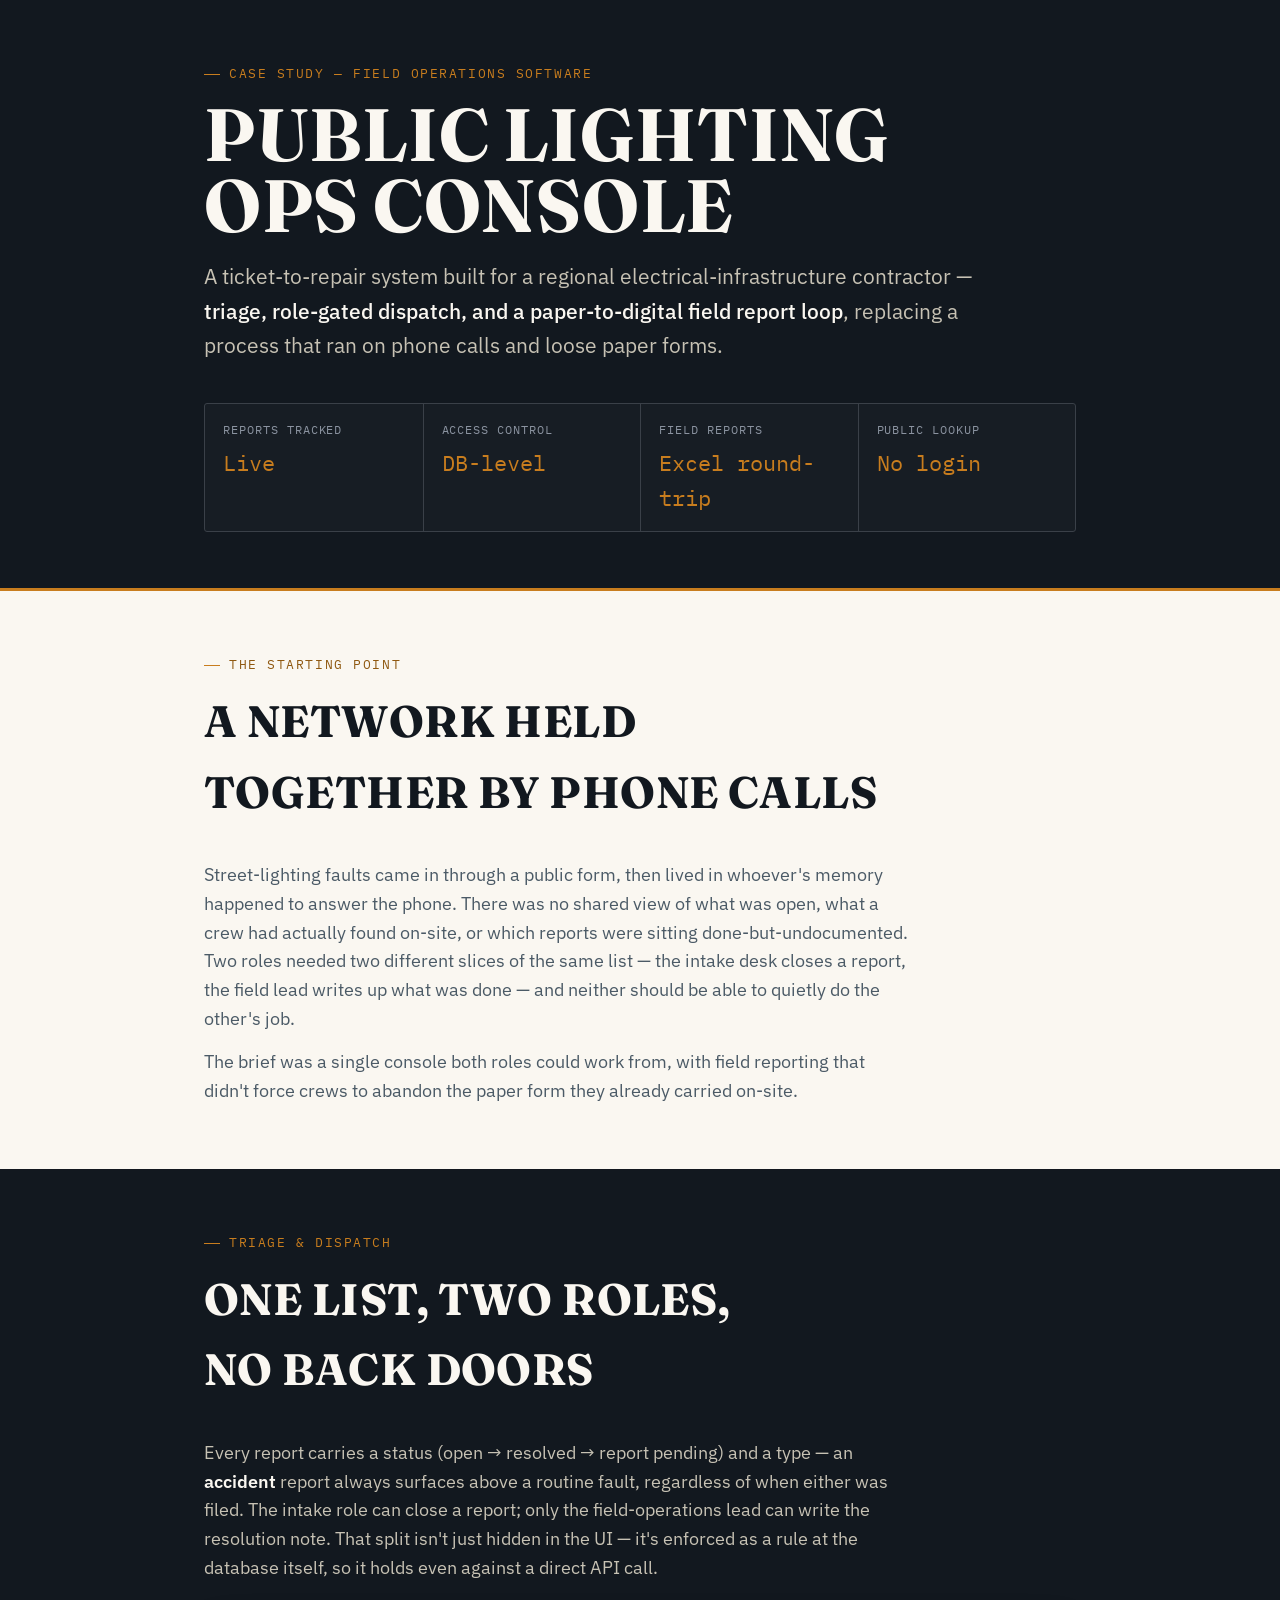
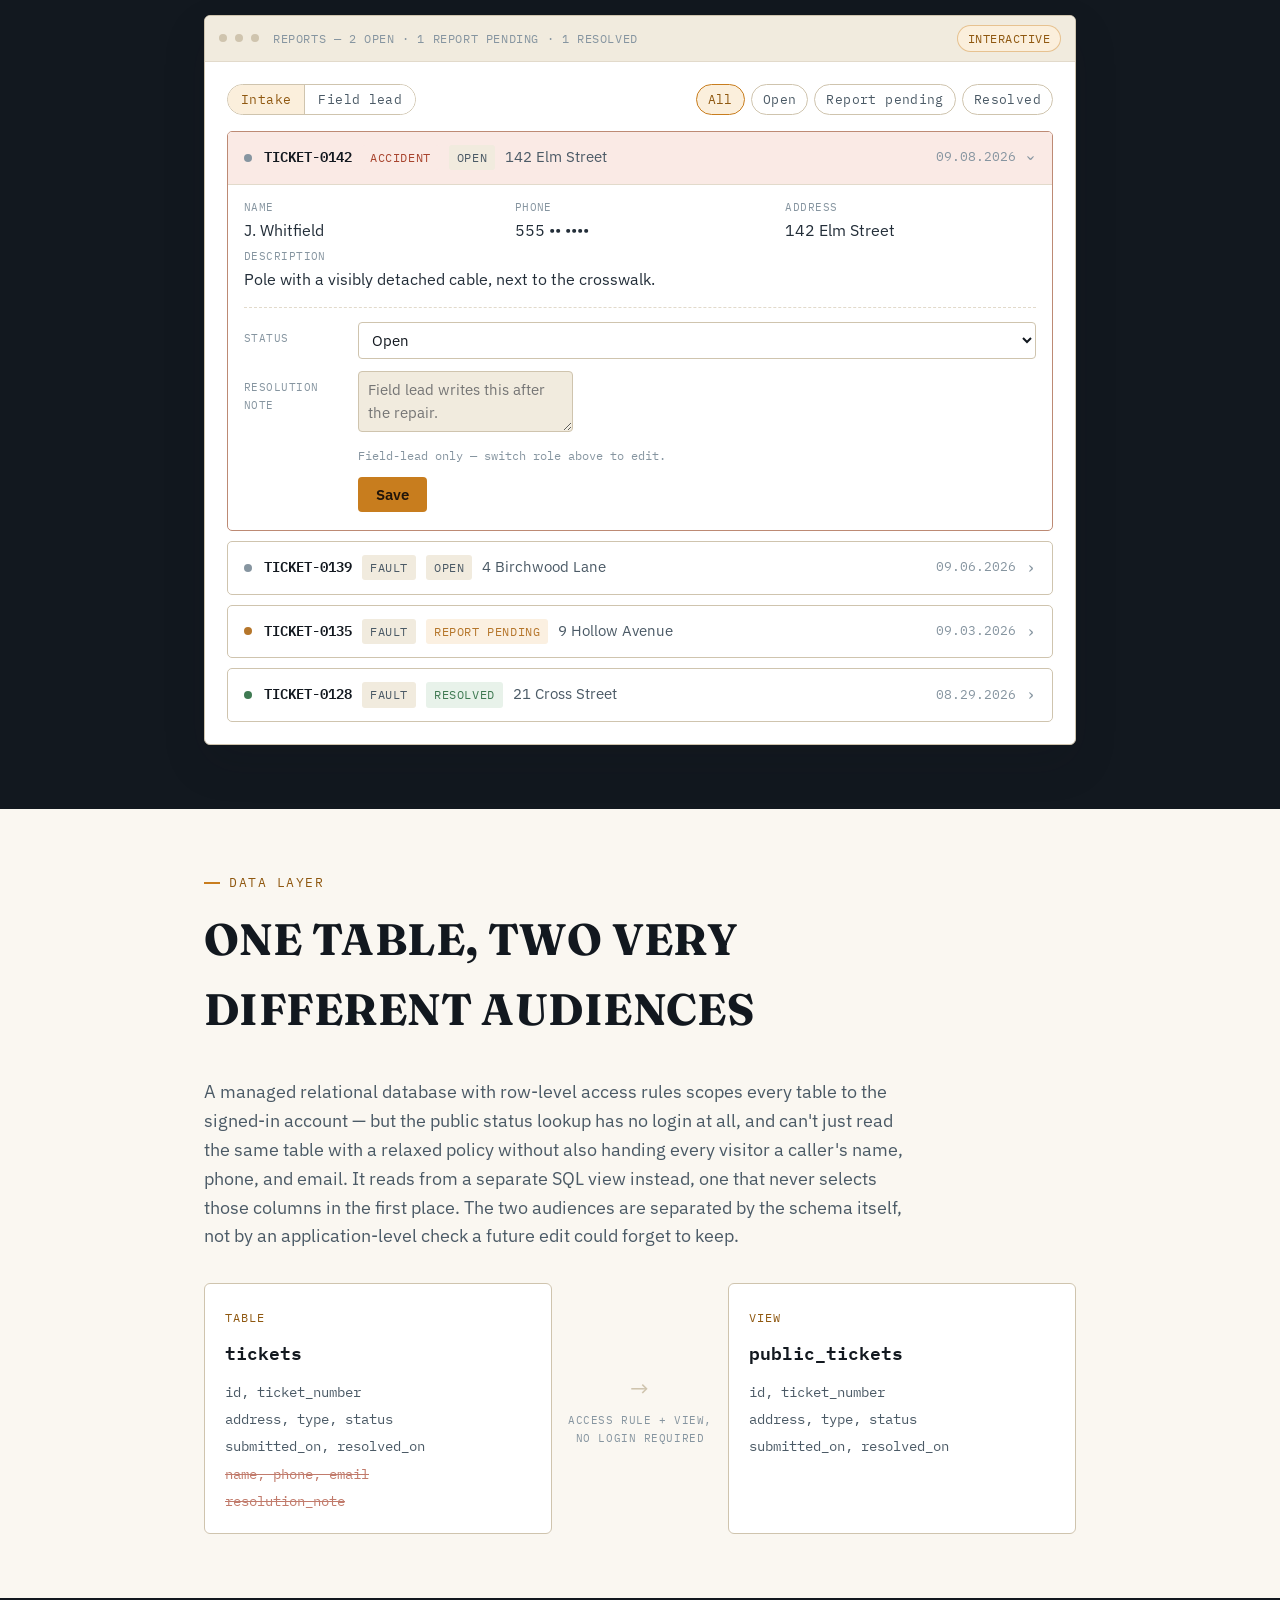
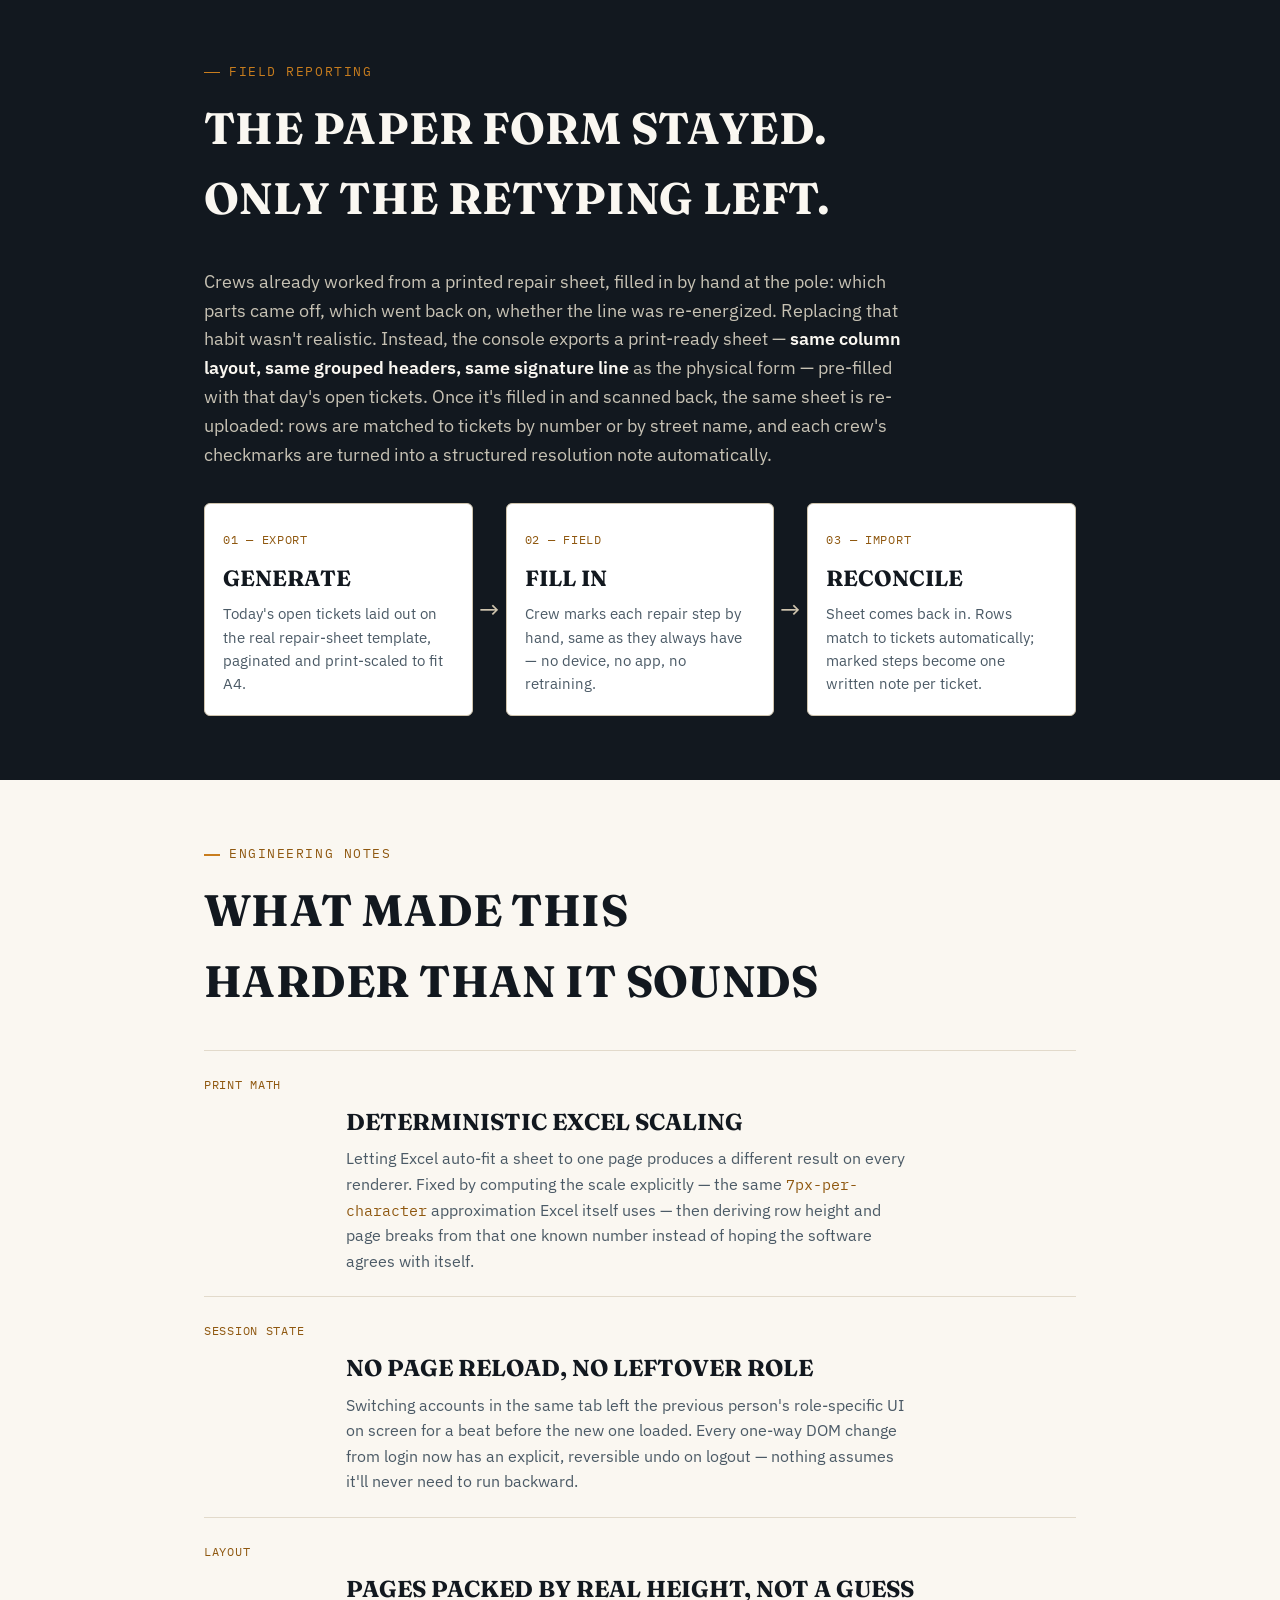
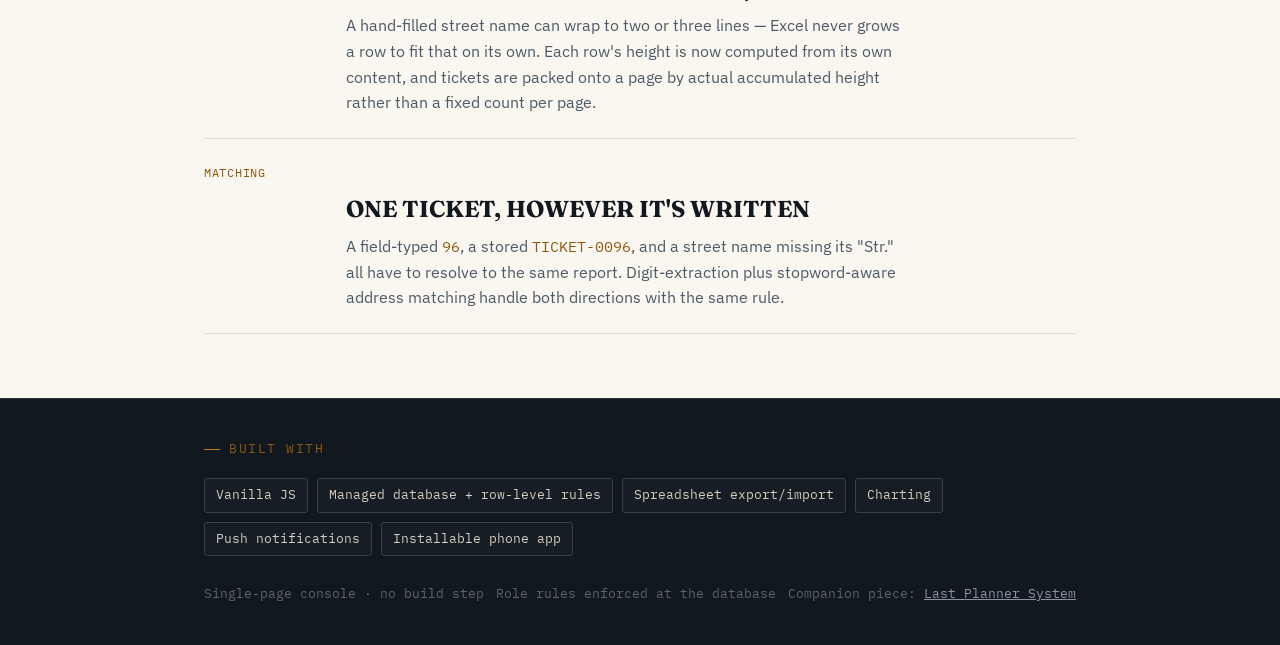
<file: demos/public-lighting-ops-console.html>
<!DOCTYPE html>
<html lang="en">
<head>
<meta charset="UTF-8">
<meta name="viewport" content="width=device-width, initial-scale=1.0">
<title>Public Lighting Ops Console</title>
<link rel="preconnect" href="https://fonts.googleapis.com">
<link rel="preconnect" href="https://fonts.gstatic.com" crossorigin>
<link rel="stylesheet" href="https://fonts.googleapis.com/css2?family=Fraunces:opsz,wght@9..144,600;9..144,700;9..144,800&family=IBM+Plex+Sans:ital,wght@0,400;0,500;0,600;1,400&family=IBM+Plex+Mono:wght@400;500;600&display=swap">
<style>
  /* ============================================================
     TOKENS
     Light: warm dossier paper. Dark: the actual grid at night.
     Accent is sodium-lamp amber — the literal color of the fixtures
     this system tracks repairs for, not a picked-for-branding hue.
     ============================================================ */
  :root{
    --ink-950:#12181F;
    --ink-800:#232E39;
    --ink-600:#4B5A66;
    --ink-400:#8695A0;
    --paper-000:#FFFFFF;
    --paper-050:#FAF7F1;
    --paper-100:#F1EBDE;
    --line:#E2DACB;
    --line-strong:#CFC4AE;
    --accent:#C87D1E;
    --accent-ink:#8F5810;
    --accent-bg:#FBEFDC;
    --good:#3F7A52;
    --good-bg:#E8F2EA;
    --warn:#B5762B;
    --warn-bg:#FBF0E1;
    --bad:#A8442E;
    --bad-bg:#FAEAE5;
    --on-accent:#20140A;
    --shadow:0 18px 44px rgba(18,24,31,0.14);
    --font-display:'Fraunces', 'IBM Plex Sans', serif;
    --font-body:'IBM Plex Sans', -apple-system, sans-serif;
    --font-mono:'IBM Plex Mono', 'SF Mono', monospace;
  }
  @media (prefers-color-scheme: dark){
    :root:not([data-theme="light"]){
      --ink-950:#F5F1E8;
      --ink-800:#DAD3C3;
      --ink-600:#A9AFAE;
      --ink-400:#71787C;
      --paper-000:#161B21;
      --paper-050:#12161B;
      --paper-100:#1D242C;
      --line:#2B333B;
      --line-strong:#3A434D;
      --accent:#E3A34C;
      --accent-ink:#F4C783;
      --accent-bg:#2C2110;
      --good:#6FAE81;
      --good-bg:#16261B;
      --warn:#D9A059;
      --warn-bg:#2A2013;
      --bad:#D98368;
      --bad-bg:#2B1912;
      --shadow:0 18px 44px rgba(0,0,0,0.45);
    }
  }
  :root[data-theme="dark"]{
    --ink-950:#F5F1E8;
    --ink-800:#DAD3C3;
    --ink-600:#A9AFAE;
    --ink-400:#71787C;
    --paper-000:#161B21;
    --paper-050:#12161B;
    --paper-100:#1D242C;
    --line:#2B333B;
    --line-strong:#3A434D;
    --accent:#E3A34C;
    --accent-ink:#F4C783;
    --accent-bg:#2C2110;
    --good:#6FAE81;
    --good-bg:#16261B;
    --warn:#D9A059;
    --warn-bg:#2A2013;
    --bad:#D98368;
    --bad-bg:#2B1912;
    --shadow:0 18px 44px rgba(0,0,0,0.45);
  }

  *{box-sizing:border-box;}
  body{
    margin:0;background:var(--paper-050);color:var(--ink-800);
    font-family:var(--font-body);font-size:18px;line-height:1.6;
    -webkit-font-smoothing:antialiased;
  }
  .shell{max-width:920px;margin:0 auto;padding-inline:24px;}
  h1,h2,h3{font-family:var(--font-display);font-weight:700;text-transform:uppercase;letter-spacing:0.01em;text-wrap:balance;color:var(--ink-950);margin:0;}
  p{margin:0;}
  .eyebrow{
    font-family:var(--font-mono);font-size:13px;letter-spacing:0.12em;text-transform:uppercase;
    color:var(--accent-ink);display:flex;align-items:center;gap:9px;
  }
  .eyebrow::before{content:'';width:16px;height:1.5px;background:var(--accent);display:block;}
  .lede{font-size:21px;line-height:1.65;color:var(--ink-600);max-width:62ch;}
  .lede em{font-style:normal;color:var(--ink-950);font-weight:500;}
  /* .hero sits on the dark ink ground, so the base rule above (meant
     for light sections) would be near-invisible here — same color as
     the background it's sitting on. */
  .hero .lede em{color:var(--paper-050);}

  /* ---------- Hero / nameplate band ----------
     Pinned to fixed light-mode values, not the swappable tokens —
     meant to always read as a dark title band, the same in every
     viewer theme, rather than inverting with page dark mode. */
  .hero{
    --ink-950:#12181F; --ink-800:#232E39; --ink-600:#4B5A66; --ink-400:#8695A0;
    --paper-000:#FFFFFF; --paper-050:#FAF7F1; --paper-100:#F1EBDE;
    --line:#E2DACB; --line-strong:#CFC4AE;
    --accent:#C87D1E; --accent-ink:#8F5810; --accent-bg:#FBEFDC;
    --good:#3F7A52; --good-bg:#E8F2EA; --warn:#B5762B; --warn-bg:#FBF0E1;
    --bad:#A8442E; --bad-bg:#FAEAE5;
    --shadow:0 18px 44px rgba(18,24,31,0.14);
    background:var(--ink-950);color:var(--paper-050);
    padding-block:64px 56px;
    border-bottom:3px solid var(--accent);
  }
  .hero h1{
    color:var(--paper-050);font-size:clamp(46px,7.4vw,74px);line-height:0.96;margin-top:14px;
  }
  .hero .lede{color:#C7C2B4;margin-top:18px;}
  .hero .eyebrow{color:var(--accent);}
  .hero .eyebrow::before{background:var(--accent);}

  .spec-plate{
    margin-top:40px;border:1px solid #3A4048;border-radius:3px;
    display:grid;grid-template-columns:repeat(4,1fr);
    background:#171D24;
  }
  .spec-plate div{padding:16px 18px;border-left:1px solid #3A4048;}
  .spec-plate div:first-child{border-left:none;}
  .spec-k{font-family:var(--font-mono);font-size:12px;letter-spacing:0.08em;text-transform:uppercase;color:#8B93A0;display:block;}
  .spec-v{font-family:var(--font-mono);font-size:22px;color:var(--accent);margin-top:6px;display:block;font-variant-numeric:tabular-nums;}

  /* ---------- Section rhythm ---------- */
  section{padding-block:64px;}
  /* Same reasoning as .hero — pinned so this always reads as a dark
     band regardless of the viewer's theme, since everything inside it
     (the demo mock-up, chips, notes) assumes a fixed dark ground. */
  section.band-dark{
    --ink-950:#12181F; --ink-800:#232E39; --ink-600:#4B5A66; --ink-400:#8695A0;
    --paper-000:#FFFFFF; --paper-050:#FAF7F1; --paper-100:#F1EBDE;
    --line:#E2DACB; --line-strong:#CFC4AE;
    --accent:#C87D1E; --accent-ink:#8F5810; --accent-bg:#FBEFDC;
    --good:#3F7A52; --good-bg:#E8F2EA; --warn:#B5762B; --warn-bg:#FBF0E1;
    --bad:#A8442E; --bad-bg:#FAEAE5;
    --shadow:0 18px 44px rgba(18,24,31,0.14);
    background:var(--ink-950);color:var(--paper-050);
  }
  section.band-dark h2{color:var(--paper-050);}
  section.band-dark .eyebrow{color:var(--accent);}
  section.band-dark .lede{color:#C7C2B4;}
  /* .prose strong's base rule (below) sets ink-950 — correct on a
     light section, invisible on this dark one (same color as the
     background it'd sit on). One rule here instead of an inline
     style on every <strong> inside a dark section, after finding
     this exact bug twice already. */
  section.band-dark .prose strong{color:var(--paper-050);}
  .section-head{margin-bottom:34px;}
  .section-head h2{font-size:clamp(32px,4.1vw,44px);margin-top:10px;}
  .section-head p{margin-top:12px;}

  .prose{max-width:64ch;font-size:18px;color:var(--ink-600);}
  .prose + .prose{margin-top:14px;}
  .prose strong{color:var(--ink-950);font-weight:600;}

  /* ---------- Ticket mockup card ---------- */
  .mock-frame{
    margin-top:32px;background:var(--paper-000);border:1px solid var(--line-strong);
    border-radius:6px;box-shadow:var(--shadow);overflow:hidden;
    /* This card sits on band-dark's own dark ground in one section,
       which sets color:var(--paper-050) for ITS body text — without
       resetting it back here, every plain text node inside (ticket
       values, in particular) would inherit that near-white color
       straight onto this card's light background and vanish. */
    color:var(--ink-800);
  }
  .mock-frame-bar{
    display:flex;align-items:center;gap:8px;padding:9px 14px;background:var(--paper-100);
    border-bottom:1px solid var(--line);flex-wrap:wrap;row-gap:6px;
  }
  .mock-frame-dot{width:8px;height:8px;border-radius:50%;background:var(--line-strong);flex-shrink:0;}
  .mock-frame-label{
    margin-left:6px;flex-shrink:0;font-family:var(--font-mono);font-size:12px;letter-spacing:0.05em;
    text-transform:uppercase;color:var(--ink-400);white-space:nowrap;
  }
  .mock-body{padding:22px;}
  .demo-badge{
    margin-left:auto;flex-shrink:0;font-family:var(--font-mono);font-size:12px;letter-spacing:0.04em;text-transform:uppercase;
    color:var(--accent-ink);background:var(--accent-bg);border:1px solid color-mix(in srgb, var(--accent) 40%, transparent);
    border-radius:20px;padding:3px 10px;white-space:nowrap;
  }
  .demo-toolbar{display:flex;justify-content:space-between;align-items:center;gap:14px;flex-wrap:wrap;margin-bottom:16px;}
  .role-switch{display:inline-flex;border:1px solid var(--line-strong);border-radius:20px;overflow:hidden;flex-shrink:0;}
  .role-switch button{font-family:var(--font-mono);font-size:13px;letter-spacing:0.03em;padding:6px 13px;border:none;background:var(--paper-000);color:var(--ink-600);cursor:pointer;}
  .role-switch button+button{border-left:1px solid var(--line-strong);}
  .role-switch button.active{background:var(--accent-bg);color:var(--accent-ink);}
  .chip-row{display:flex;gap:6px;flex-wrap:wrap;}
  .demo-chip{
    font-family:var(--font-mono);font-size:13px;letter-spacing:0.03em;padding:6px 11px;border-radius:20px;
    border:1px solid var(--line-strong);background:var(--paper-000);color:var(--ink-600);cursor:pointer;white-space:nowrap;
  }
  .demo-chip.active{background:var(--accent-bg);color:var(--accent-ink);border-color:var(--accent);}
  .demo-chip:hover:not(.active){border-color:var(--ink-400);}
  .role-switch button:focus-visible,.demo-chip:focus-visible,.tkt-row:focus-visible,.btn-save:focus-visible{
    outline:2px solid var(--accent);outline-offset:2px;
  }

  .tkt{border:1px solid var(--line-strong);border-radius:5px;background:var(--paper-000);overflow:hidden;}
  .tkt + .tkt{margin-top:10px;}
  .tkt.urgent{border-color:color-mix(in srgb, var(--bad) 45%, var(--line-strong));}
  .tkt.urgent .tkt-row{background:var(--bad-bg);}
  .tkt-row{
    display:flex;align-items:center;gap:12px;padding:13px 16px;width:100%;
    border:none;background:none;text-align:left;font:inherit;color:inherit;cursor:pointer;
  }
  .tkt-row:hover{background:var(--paper-100);}
  .tkt-dot{width:8px;height:8px;border-radius:50%;flex-shrink:0;}
  .tkt-row-info{flex:1;min-width:0;display:flex;align-items:baseline;gap:10px;flex-wrap:wrap;}
  .tkt-addr{font-size:15px;color:var(--ink-600);overflow:hidden;text-overflow:ellipsis;white-space:nowrap;}
  .tkt-row-right{display:flex;align-items:center;gap:10px;flex-shrink:0;}
  .tkt-chev{font-family:var(--font-mono);font-size:16px;color:var(--ink-400);display:inline-block;transition:transform 0.15s ease;}
  .tkt.expanded .tkt-chev{transform:rotate(90deg);}
  .tkt-detail{display:none;padding:14px 16px 18px;border-top:1px solid var(--line);}
  .tkt.expanded .tkt-detail{display:block;}
  .tkt-num{font-family:var(--font-mono);font-size:14px;font-weight:600;color:var(--ink-950);}
  .tkt-tag{
    font-family:var(--font-mono);font-size:12px;text-transform:uppercase;letter-spacing:0.05em;
    padding:3px 8px;border-radius:3px;background:var(--paper-100);color:var(--ink-600);
  }
  .tkt-tag.bad{background:var(--bad-bg);color:var(--bad);}
  .tkt-tag.warn{background:var(--warn-bg);color:var(--warn);}
  .tkt-tag.good{background:var(--good-bg);color:var(--good);}
  .tkt-date{font-family:var(--font-mono);font-size:13px;color:var(--ink-400);}
  .tkt-body{display:grid;grid-template-columns:repeat(3,1fr);gap:4px 20px;font-size:16px;}
  .tkt-body .full{grid-column:1/-1;}
  .tkt-k{font-family:var(--font-mono);font-size:11px;text-transform:uppercase;color:var(--ink-400);letter-spacing:0.04em;display:block;margin-bottom:2px;}

  .tkt-editor{margin-top:14px;padding-top:14px;border-top:1px dashed var(--line);display:flex;flex-direction:column;gap:12px;}
  .field-row{display:flex;align-items:flex-start;gap:10px;}
  .field-row label{font-family:var(--font-mono);font-size:11px;text-transform:uppercase;letter-spacing:0.04em;color:var(--ink-400);width:104px;flex-shrink:0;padding-top:8px;}
  .field-row select,.field-row textarea{
    flex:1;font-family:var(--font-body);font-size:15px;color:var(--ink-950);background:var(--paper-000);
    border:1px solid var(--line-strong);border-radius:4px;padding:7px 9px;
  }
  .field-row textarea{resize:vertical;min-height:44px;line-height:1.5;}
  .field-row textarea:disabled{background:var(--paper-100);color:var(--ink-400);cursor:not-allowed;}
  .field-hint{font-family:var(--font-mono);font-size:12px;color:var(--ink-400);margin-top:5px;}
  .editor-actions{display:flex;align-items:center;gap:12px;margin-left:114px;}
  .btn-save{
    background:var(--accent);color:var(--on-accent);border:none;border-radius:4px;padding:8px 18px;
    font-family:var(--font-body);font-size:15px;font-weight:600;cursor:pointer;
  }
  .btn-save:hover{filter:brightness(1.06);}
  .save-flash{font-family:var(--font-mono);font-size:13px;color:var(--good);opacity:0;transition:opacity 0.25s ease;}
  .save-flash.show{opacity:1;}
  @media(max-width:640px){
    .field-row{flex-direction:column;}
    .field-row label{width:auto;padding-top:0;}
    .editor-actions{margin-left:0;}
  }

  /* ---------- Three-step flow ---------- */
  .flow{margin-top:34px;display:grid;grid-template-columns:1fr auto 1fr auto 1fr;align-items:center;gap:0;}
  .flow-step{
    border:1px solid var(--line-strong);border-radius:6px;background:var(--paper-000);
    padding:20px 18px;text-align:left;
  }
  .flow-step .n{font-family:var(--font-mono);font-size:12px;color:var(--accent-ink);letter-spacing:0.06em;}
  .flow-step h4{font-family:var(--font-display);font-size:22px;text-transform:uppercase;margin:8px 0 6px;color:var(--ink-950);}
  .flow-step p{font-size:15px;color:var(--ink-600);line-height:1.55;}
  .flow-arrow{display:flex;align-items:center;justify-content:center;color:var(--line-strong);font-size:25px;padding:0 6px;}
  @media(max-width:720px){
    .flow{grid-template-columns:1fr;gap:14px;}
    .flow-arrow{transform:rotate(90deg);padding:0;}
  }

  /* ---------- Schema diagram (table → view) ---------- */
  .schema{margin-top:32px;display:grid;grid-template-columns:1fr auto 1fr;align-items:stretch;gap:0;}
  .schema-box{border:1px solid var(--line-strong);border-radius:6px;background:var(--paper-000);padding:18px 20px;}
  .schema-box .kind{font-family:var(--font-mono);font-size:12px;letter-spacing:0.08em;text-transform:uppercase;color:var(--accent-ink);}
  .schema-box h4{font-family:var(--font-mono);font-size:18px;margin:7px 0 12px;color:var(--ink-950);font-weight:600;}
  .schema-cols{font-family:var(--font-mono);font-size:14px;color:var(--ink-600);line-height:1.95;}
  .schema-cols .excluded{color:var(--bad);text-decoration:line-through;text-decoration-color:currentColor;opacity:0.7;}
  .schema-arrow{display:flex;flex-direction:column;align-items:center;justify-content:center;gap:6px;color:var(--line-strong);font-size:23px;padding:0 16px;}
  .schema-arrow span{font-family:var(--font-mono);font-size:11px;color:var(--ink-400);text-transform:uppercase;letter-spacing:0.05em;text-align:center;white-space:nowrap;}
  @media(max-width:720px){
    .schema{grid-template-columns:1fr;gap:14px;}
    .schema-arrow{flex-direction:row;padding:4px 0;}
  }

  /* ---------- Engineering notes / hard problems ---------- */
  .notes{margin-top:34px;display:flex;flex-direction:column;}
  .note{
    display:grid;grid-template-columns:120px 1fr;gap:22px;padding-block:22px;
    border-top:1px solid var(--line);
  }
  .note:last-child{border-bottom:1px solid var(--line);}
  .note-tag{font-family:var(--font-mono);font-size:12px;letter-spacing:0.06em;text-transform:uppercase;color:var(--accent-ink);padding-top:2px;}
  .note h4{font-family:var(--font-display);font-size:23px;text-transform:uppercase;color:var(--ink-950);margin-bottom:6px;}
  .note p{font-size:16px;color:var(--ink-600);line-height:1.6;max-width:56ch;}
  .note code{font-family:var(--font-mono);font-size:0.92em;color:var(--accent-ink);}

  /* ---------- Colophon ---------- */
  footer{
    --accent:#C87D1E;
    background:#12181F;color:#8B93A0;padding-block:40px;border-top:1px solid #2B333B;
  }
  .stack-row{display:flex;flex-wrap:wrap;gap:9px;margin-top:18px;}
  .stack-chip{
    font-family:var(--font-mono);font-size:13px;color:#D3CEC0;border:1px solid #3A4048;
    border-radius:3px;padding:6px 11px;background:#171D24;
  }
  footer .foot-meta{margin-top:28px;font-family:var(--font-mono);font-size:13px;color:#5C636C;display:flex;justify-content:space-between;flex-wrap:wrap;gap:8px;}
  footer .foot-meta a{color:#8B93A0;}

  @media(max-width:640px){
    .spec-plate{grid-template-columns:1fr 1fr;}
    .spec-plate div:nth-child(3){border-left:none;}
    .tkt-body{grid-template-columns:1fr 1fr;}
    .note{grid-template-columns:1fr;gap:6px;}
  }
</style>
</head>
<body>
<div class="hero">
  <div class="shell">
    <span class="eyebrow">Case study — field operations software</span>
    <h1>Public Lighting<br>Ops Console</h1>
    <p class="lede">A ticket-to-repair system built for a regional electrical-infrastructure contractor —
      <em>triage, role-gated dispatch, and a paper-to-digital field report loop</em>,
      replacing a process that ran on phone calls and loose paper forms.</p>
    <div class="spec-plate">
      <div><span class="spec-k">Reports tracked</span><span class="spec-v">Live</span></div>
      <div><span class="spec-k">Access control</span><span class="spec-v">DB-level</span></div>
      <div><span class="spec-k">Field reports</span><span class="spec-v">Excel round-trip</span></div>
      <div><span class="spec-k">Public lookup</span><span class="spec-v">No login</span></div>
    </div>
  </div>
</div>

<section>
  <div class="shell">
    <div class="section-head">
      <span class="eyebrow">The starting point</span>
      <h2>A network held together by phone calls</h2>
    </div>
    <div class="prose">Street-lighting faults came in through a public form, then lived in whoever's memory
      happened to answer the phone. There was no shared view of what was open, what a crew had actually
      found on-site, or which reports were sitting done-but-undocumented. Two roles needed two different
      slices of the same list — the intake desk closes a report, the field lead writes up what was done —
      and neither should be able to quietly do the other's job.</div>
    <div class="prose">The brief was a single console both roles could work from, with field reporting that
      didn't force crews to abandon the paper form they already carried on-site.</div>
  </div>
</section>

<section class="band-dark">
  <div class="shell">
    <div class="section-head">
      <span class="eyebrow">Triage &amp; dispatch</span>
      <h2>One list, two roles, no back doors</h2>
    </div>
    <div class="prose" style="color:#C7C2B4;">Every report carries a status (open → resolved → report
      pending) and a type — an <strong style="color:var(--paper-050);">accident</strong> report always
      surfaces above a routine fault, regardless of when either was filed. The intake role can close a
      report; only the field-operations lead can write the resolution note. That split isn't just hidden
      in the UI — it's enforced as a rule at the database itself, so it holds even against a direct API call.</div>
  </div>
  <div class="shell">
    <div class="mock-frame" style="margin-top:32px;">
      <div class="mock-frame-bar">
        <span class="mock-frame-dot"></span><span class="mock-frame-dot"></span><span class="mock-frame-dot"></span>
        <span class="mock-frame-label" id="demoStatsLabel">Reports</span>
        <span class="demo-badge">Interactive</span>
      </div>
      <div class="mock-body">
        <div class="demo-toolbar">
          <div class="role-switch" role="group" aria-label="Signed in as">
            <button type="button" id="roleIntake" class="active">Intake</button>
            <button type="button" id="roleField">Field lead</button>
          </div>
          <div class="chip-row" role="group" aria-label="Filter by status">
            <button type="button" class="demo-chip active" data-filter="all">All</button>
            <button type="button" class="demo-chip" data-filter="open">Open</button>
            <button type="button" class="demo-chip" data-filter="report pending">Report pending</button>
            <button type="button" class="demo-chip" data-filter="resolved">Resolved</button>
          </div>
        </div>
        <div id="demoTicketList"></div>
      </div>
    </div>
  </div>
</section>

<script>
(function(){
  var demoState = {
    role: 'intake',
    filter: 'all',
    expanded: 'T142',
    tickets: [
      {id:'T142', num:'TICKET-0142', type:'accident', status:'open', submitted:'2026-09-08', submittedDisplay:'09.08.2026',
        name:'J. Whitfield', phone:'555 •• ••••', address:'142 Elm Street',
        desc:'Pole with a visibly detached cable, next to the crosswalk.', note:''},
      {id:'T139', num:'TICKET-0139', type:'fault', status:'open', submitted:'2026-09-06', submittedDisplay:'09.06.2026',
        name:'R. Okafor', phone:'555 •• ••••', address:'4 Birchwood Lane',
        desc:'No light from dusk onward; both neighboring fixtures are unaffected.', note:''},
      {id:'T135', num:'TICKET-0135', type:'fault', status:'report pending', submitted:'2026-09-03', submittedDisplay:'09.03.2026',
        name:'D. Marsh', phone:'555 •• ••••', address:'9 Hollow Avenue',
        desc:'Flickering badly after dark; tripped the breaker once.', note:''},
      {id:'T128', num:'TICKET-0128', type:'fault', status:'resolved', submitted:'2026-08-29', submittedDisplay:'08.29.2026',
        name:'S. Byrne', phone:'555 •• ••••', address:'21 Cross Street',
        desc:'Fixture fully dark for over a week.', note:'Photocell replaced; tested at dusk, confirmed on.'}
    ]
  };

  var statusMeta = {
    'open':            {label:'Open',            dot:'var(--ink-400)', tagClass:''},
    'report pending':  {label:'Report pending',  dot:'var(--warn)',    tagClass:'warn'},
    'resolved':        {label:'Resolved',        dot:'var(--good)',    tagClass:'good'}
  };

  function esc(s){
    return String(s).replace(/[&<>"']/g, function(c){
      return {'&':'&amp;','<':'&lt;','>':'&gt;','"':'&quot;',"'":'&#39;'}[c];
    });
  }

  function statsLine(){
    var c = {open:0,'report pending':0,resolved:0};
    demoState.tickets.forEach(function(t){ c[t.status]++; });
    return 'Reports — ' + c.open + ' open · ' + c['report pending'] + ' report pending · ' + c.resolved + ' resolved';
  }

  function filteredSorted(){
    var list = demoState.tickets.filter(function(t){
      return demoState.filter === 'all' || t.status === demoState.filter;
    });
    list.sort(function(a,b){
      var aAcc = (a.type==='accident' && a.status!=='resolved') ? 0 : 1;
      var bAcc = (b.type==='accident' && b.status!=='resolved') ? 0 : 1;
      if(aAcc !== bAcc) return aAcc - bAcc;
      return b.submitted.localeCompare(a.submitted);
    });
    return list;
  }

  function render(){
    document.getElementById('demoStatsLabel').textContent = statsLine();
    var list = filteredSorted();
    var html = list.map(function(t){
      var meta = statusMeta[t.status];
      var expanded = demoState.expanded === t.id;
      var isUrgent = t.type === 'accident' && t.status !== 'resolved';
      var typeTag = t.type === 'accident' ? '<span class="tkt-tag bad">Accident</span>' : '<span class="tkt-tag">Fault</span>';
      var statusTag = '<span class="tkt-tag ' + meta.tagClass + '">' + meta.label + '</span>';
      var noteDisabled = demoState.role !== 'field';
      return (
        '<div class="tkt' + (isUrgent?' urgent':'') + (expanded?' expanded':'') + '">' +
          '<button type="button" class="tkt-row" data-toggle="' + t.id + '" aria-expanded="' + expanded + '">' +
            '<span class="tkt-dot" style="background:' + meta.dot + ';"></span>' +
            '<span class="tkt-row-info">' +
              '<span class="tkt-num">' + t.num + '</span>' + typeTag + statusTag +
              '<span class="tkt-addr">' + esc(t.address) + '</span>' +
            '</span>' +
            '<span class="tkt-row-right">' +
              '<span class="tkt-date">' + t.submittedDisplay + '</span>' +
              '<span class="tkt-chev">›</span>' +
            '</span>' +
          '</button>' +
          '<div class="tkt-detail">' +
            '<div class="tkt-body">' +
              '<div><span class="tkt-k">Name</span>' + esc(t.name) + '</div>' +
              '<div><span class="tkt-k">Phone</span>' + esc(t.phone) + '</div>' +
              '<div><span class="tkt-k">Address</span>' + esc(t.address) + '</div>' +
              '<div class="full"><span class="tkt-k">Description</span>' + esc(t.desc) + '</div>' +
            '</div>' +
            '<div class="tkt-editor">' +
              '<div class="field-row">' +
                '<label for="status-' + t.id + '">Status</label>' +
                '<select id="status-' + t.id + '" data-status="' + t.id + '">' +
                  '<option value="open"' + (t.status==='open'?' selected':'') + '>Open</option>' +
                  '<option value="report pending"' + (t.status==='report pending'?' selected':'') + '>Report pending</option>' +
                  '<option value="resolved"' + (t.status==='resolved'?' selected':'') + '>Resolved</option>' +
                '</select>' +
              '</div>' +
              '<div class="field-row">' +
                '<label for="note-' + t.id + '">Resolution note</label>' +
                '<div style="flex:1;">' +
                  '<textarea id="note-' + t.id + '" data-note="' + t.id + '" rows="2" ' +
                    (noteDisabled ? 'disabled placeholder="Field lead writes this after the repair."' : 'placeholder="What did the crew do on-site?"') + '>' +
                    esc(t.note) + '</textarea>' +
                  (noteDisabled ? '<div class="field-hint">Field-lead only — switch role above to edit.</div>' : '') +
                '</div>' +
              '</div>' +
              '<div class="editor-actions">' +
                '<button type="button" class="btn-save" data-save="' + t.id + '">Save</button>' +
                '<span class="save-flash" id="flash-' + t.id + '">Saved</span>' +
              '</div>' +
            '</div>' +
          '</div>' +
        '</div>'
      );
    }).join('');
    document.getElementById('demoTicketList').innerHTML = html ||
      '<p style="padding:20px 4px;color:var(--ink-400);font-size:15px;">No reports match this filter.</p>';
    wireRows();
  }

  function wireRows(){
    document.querySelectorAll('[data-toggle]').forEach(function(el){
      el.addEventListener('click', function(){
        var id = el.getAttribute('data-toggle');
        demoState.expanded = (demoState.expanded === id) ? null : id;
        render();
      });
    });
    document.querySelectorAll('[data-status], [data-note]').forEach(function(el){
      el.addEventListener('click', function(e){ e.stopPropagation(); });
    });
    document.querySelectorAll('[data-save]').forEach(function(el){
      el.addEventListener('click', function(e){
        e.stopPropagation();
        var id = el.getAttribute('data-save');
        var t = demoState.tickets.filter(function(x){ return x.id === id; })[0];
        var statusEl = document.getElementById('status-' + id);
        var noteEl = document.getElementById('note-' + id);
        if(statusEl) t.status = statusEl.value;
        if(noteEl && !noteEl.disabled) t.note = noteEl.value;
        render();
        var flash = document.getElementById('flash-' + id);
        if(flash){
          flash.classList.add('show');
          setTimeout(function(){ flash.classList.remove('show'); }, 1600);
        }
      });
    });
  }

  function setRole(r){
    demoState.role = r;
    document.getElementById('roleIntake').classList.toggle('active', r === 'intake');
    document.getElementById('roleField').classList.toggle('active', r === 'field');
    render();
  }
  document.getElementById('roleIntake').addEventListener('click', function(){ setRole('intake'); });
  document.getElementById('roleField').addEventListener('click', function(){ setRole('field'); });

  document.querySelectorAll('.demo-chip').forEach(function(chip){
    chip.addEventListener('click', function(){
      demoState.filter = chip.getAttribute('data-filter');
      document.querySelectorAll('.demo-chip').forEach(function(c){ c.classList.remove('active'); });
      chip.classList.add('active');
      render();
    });
  });

  render();
})();
</script>

<section>
  <div class="shell">
    <div class="section-head">
      <span class="eyebrow">Data layer</span>
      <h2>One table, two very different audiences</h2>
    </div>
    <div class="prose">A managed relational database with row-level access rules scopes every table to
      the signed-in account — but the public status lookup has no login at all, and can't just read the same table with
      a relaxed policy without also handing every visitor a caller's name, phone, and email. It reads from
      a separate SQL view instead, one that never selects those columns in the first place. The two
      audiences are separated by the schema itself, not by an application-level check a future edit could
      forget to keep.</div>
    <div class="schema">
      <div class="schema-box">
        <span class="kind">Table</span>
        <h4>tickets</h4>
        <div class="schema-cols">
          id, ticket_number<br>
          address, type, status<br>
          submitted_on, resolved_on<br>
          <span class="excluded">name, phone, email</span><br>
          <span class="excluded">resolution_note</span>
        </div>
      </div>
      <div class="schema-arrow">→<span>Access rule + view,<br>no login required</span></div>
      <div class="schema-box">
        <span class="kind">View</span>
        <h4>public_tickets</h4>
        <div class="schema-cols">
          id, ticket_number<br>
          address, type, status<br>
          submitted_on, resolved_on
        </div>
      </div>
    </div>
  </div>
</section>

<section class="band-dark">
  <div class="shell">
    <div class="section-head">
      <span class="eyebrow">Field reporting</span>
      <h2>The paper form stayed. Only the retyping left.</h2>
    </div>
    <div class="prose" style="color:#C7C2B4;">Crews already worked from a printed repair sheet, filled in by hand at the pole:
      which parts came off, which went back on, whether the line was re-energized. Replacing that habit
      wasn't realistic. Instead, the console exports a print-ready sheet — <strong>same column layout,
      same grouped headers, same signature line</strong> as the physical form — pre-filled with that day's
      open tickets. Once it's filled in and scanned back, the same sheet is re-uploaded: rows are matched
      to tickets by number or by street name, and each crew's checkmarks are turned into a structured
      resolution note automatically.</div>
    <div class="flow">
      <div class="flow-step">
        <span class="n">01 — EXPORT</span>
        <h4>Generate</h4>
        <p>Today's open tickets laid out on the real repair-sheet template, paginated and print-scaled to fit A4.</p>
      </div>
      <div class="flow-arrow">→</div>
      <div class="flow-step">
        <span class="n">02 — FIELD</span>
        <h4>Fill in</h4>
        <p>Crew marks each repair step by hand, same as they always have — no device, no app, no retraining.</p>
      </div>
      <div class="flow-arrow">→</div>
      <div class="flow-step">
        <span class="n">03 — IMPORT</span>
        <h4>Reconcile</h4>
        <p>Sheet comes back in. Rows match to tickets automatically; marked steps become one written note per ticket.</p>
      </div>
    </div>
  </div>
</section>

<section>
  <div class="shell">
    <div class="section-head">
      <span class="eyebrow">Engineering notes</span>
      <h2>What made this harder than it sounds</h2>
    </div>
    <div class="notes">
      <div class="note">
        <span class="note-tag">Print math</span>
        <div>
          <h4>Deterministic Excel scaling</h4>
          <p>Letting Excel auto-fit a sheet to one page produces a different result on every renderer.
            Fixed by computing the scale explicitly — the same <code>7px-per-character</code> approximation
            Excel itself uses — then deriving row height and page breaks from that one known number instead
            of hoping the software agrees with itself.</p>
        </div>
      </div>
      <div class="note">
        <span class="note-tag">Session state</span>
        <div>
          <h4>No page reload, no leftover role</h4>
          <p>Switching accounts in the same tab left the previous person's role-specific UI on screen for
            a beat before the new one loaded. Every one-way DOM change from login now has an explicit,
            reversible undo on logout — nothing assumes it'll never need to run backward.</p>
        </div>
      </div>
      <div class="note">
        <span class="note-tag">Layout</span>
        <div>
          <h4>Pages packed by real height, not a guess</h4>
          <p>A hand-filled street name can wrap to two or three lines — Excel never grows a row to fit
            that on its own. Each row's height is now computed from its own content, and tickets are
            packed onto a page by actual accumulated height rather than a fixed count per page.</p>
        </div>
      </div>
      <div class="note">
        <span class="note-tag">Matching</span>
        <div>
          <h4>One ticket, however it's written</h4>
          <p>A field-typed <code>96</code>, a stored <code>TICKET-0096</code>, and a street name missing
            its "Str." all have to resolve to the same report. Digit-extraction plus stopword-aware address
            matching handle both directions with the same rule.</p>
        </div>
      </div>
    </div>
  </div>
</section>

<footer>
  <div class="shell">
    <span class="eyebrow">Built with</span>
    <div class="stack-row">
      <span class="stack-chip">Vanilla JS</span>
      <span class="stack-chip">Managed database + row-level rules</span>
      <span class="stack-chip">Spreadsheet export/import</span>
      <span class="stack-chip">Charting</span>
      <span class="stack-chip">Push notifications</span>
      <span class="stack-chip">Installable phone app</span>
    </div>
    <div class="foot-meta">
      <span>Single-page console · no build step</span>
      <span>Role rules enforced at the database</span>
      <span>Companion piece: <a href="last-planner-system.html">Last Planner System</a></span>
    </div>
  </div>
</footer>
</body>
</html>
</file>
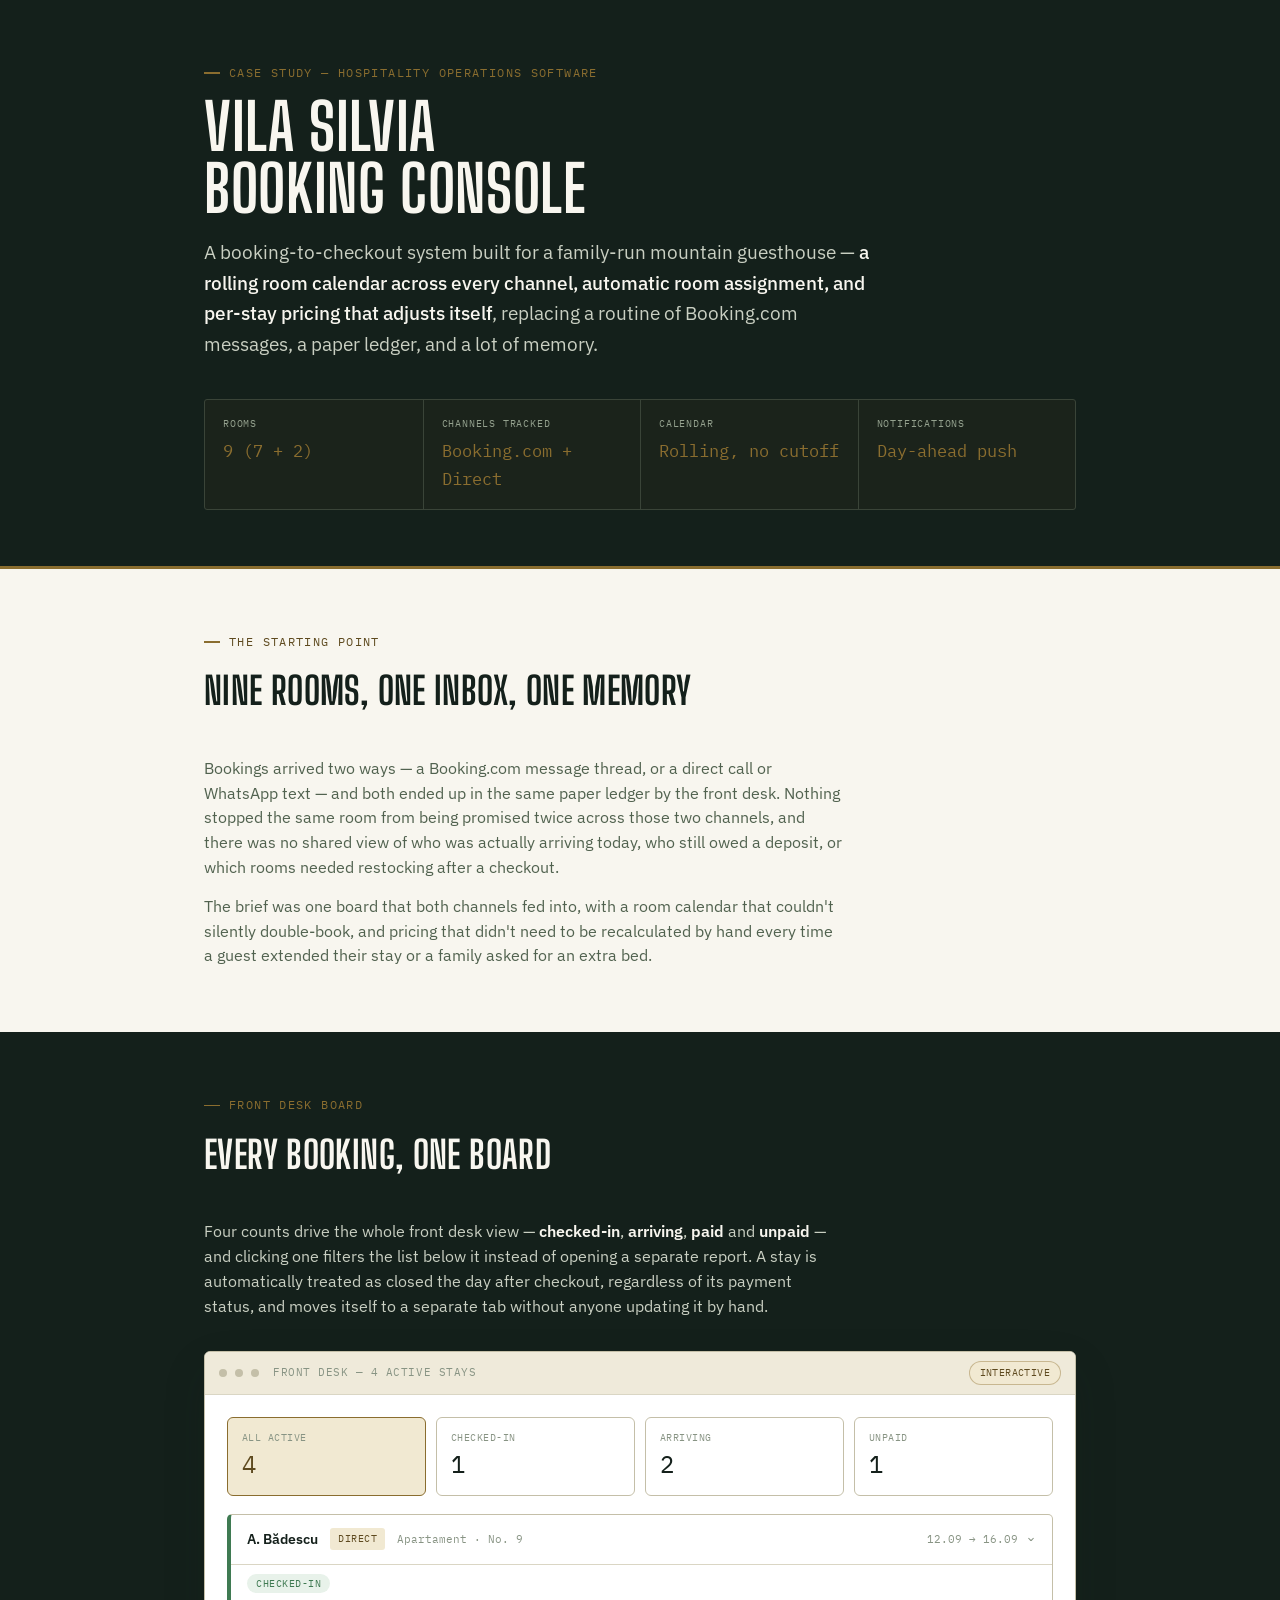
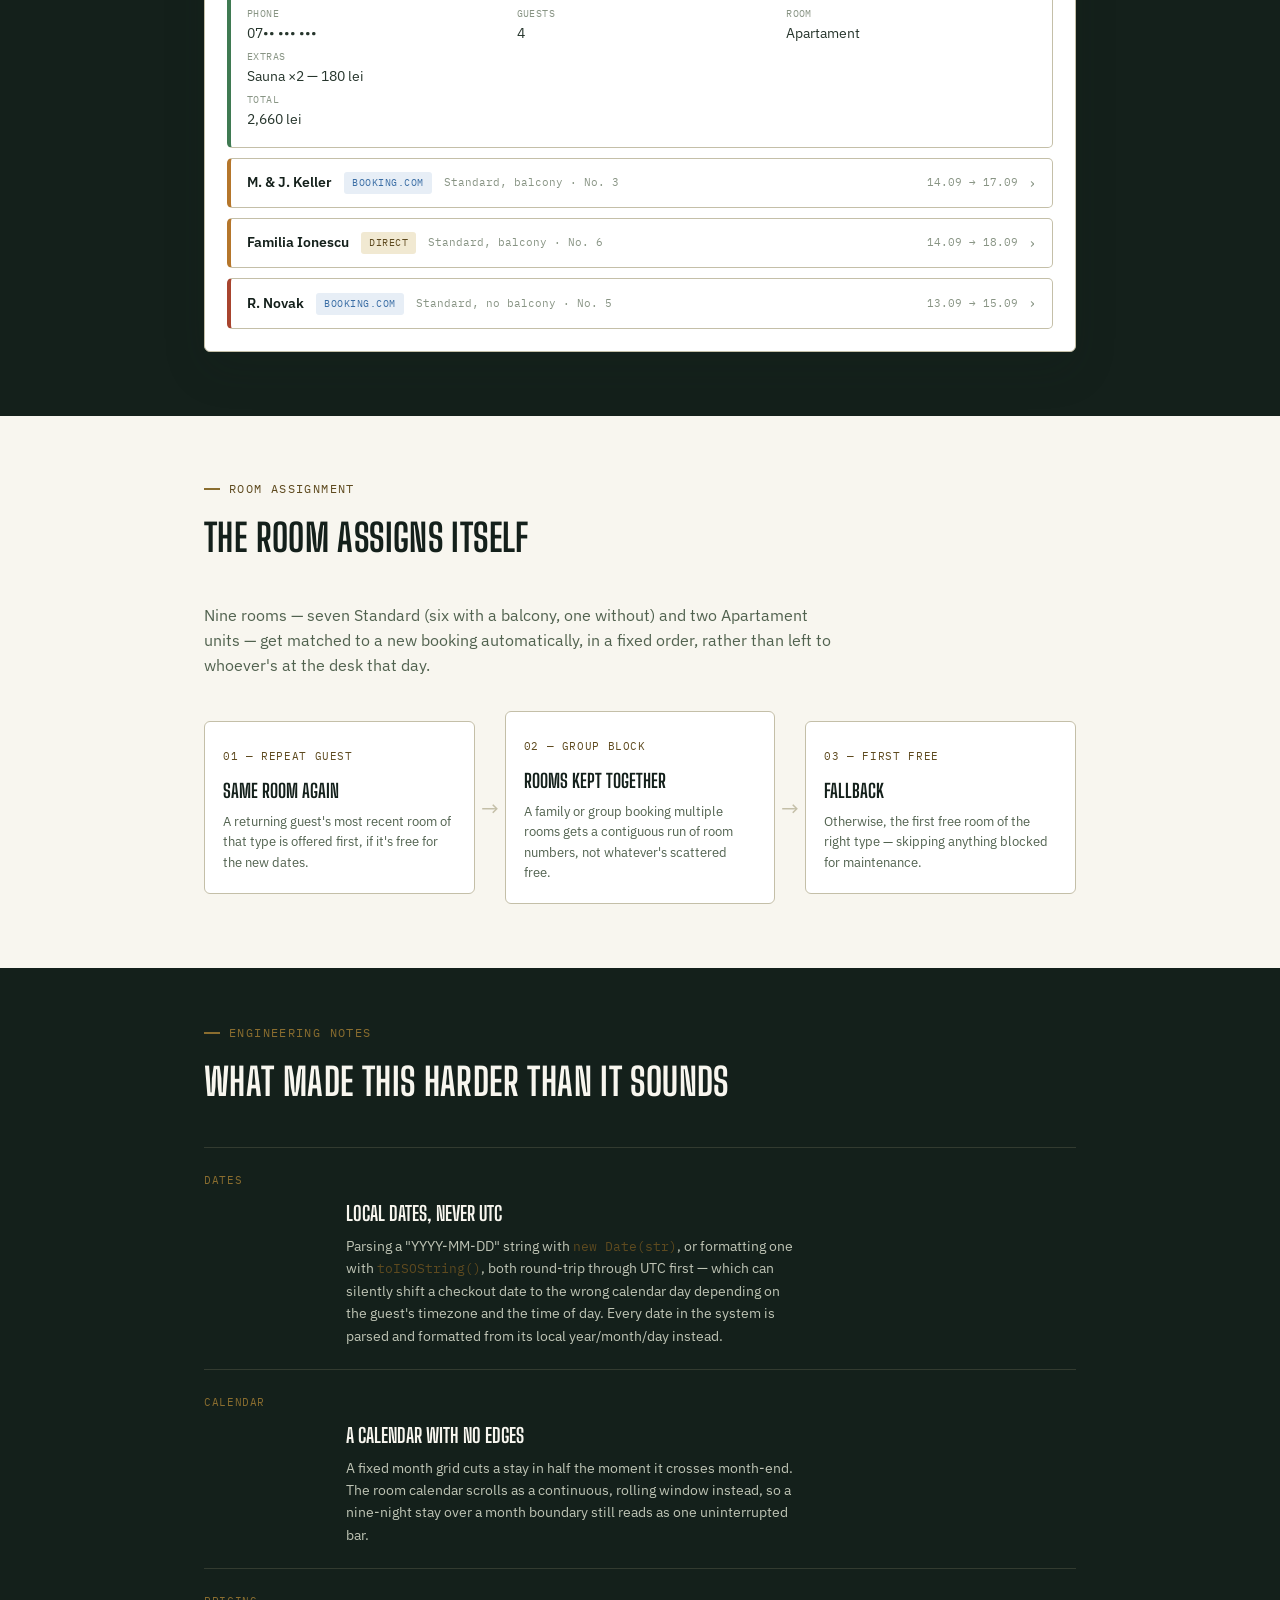
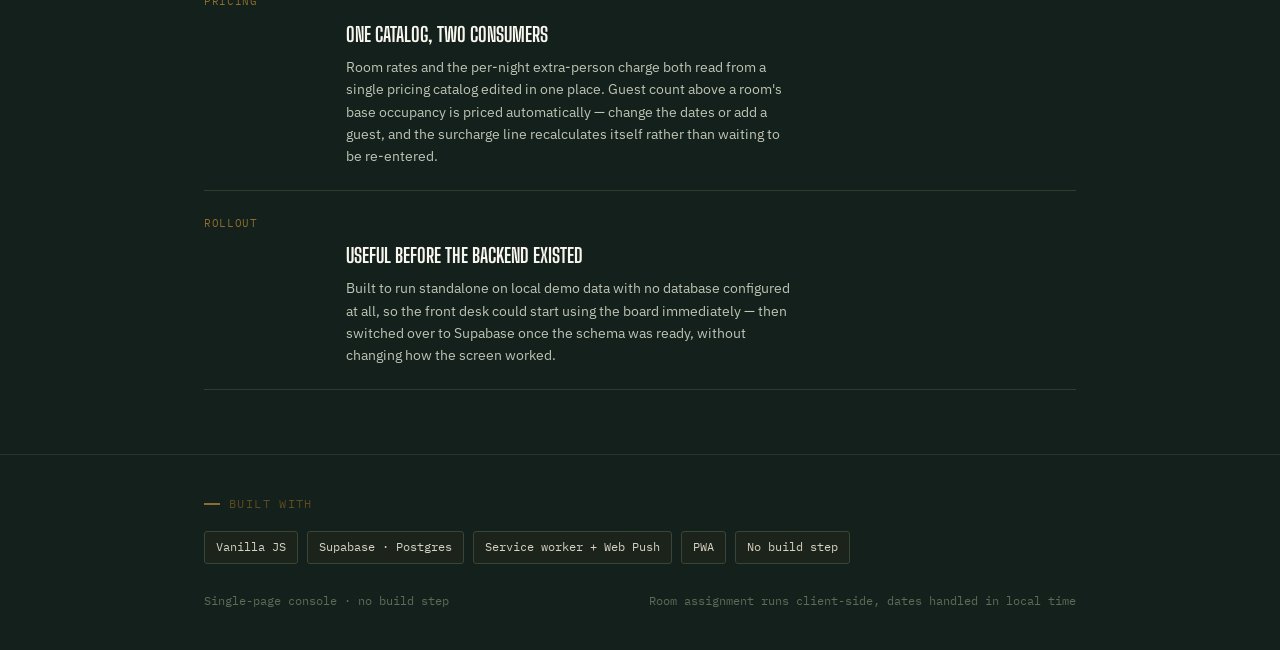
<file: demos/vila-silvia-booking-console.html>
<!DOCTYPE html>
<html lang="en">
<head>
<meta charset="UTF-8">
<meta name="viewport" content="width=device-width, initial-scale=1.0">
<title>Vila Silvia Booking Console</title>
<link rel="preconnect" href="https://fonts.googleapis.com">
<link rel="preconnect" href="https://fonts.gstatic.com" crossorigin>
<link rel="stylesheet" href="https://fonts.googleapis.com/css2?family=Big+Shoulders+Display:wght@600;700;800&family=IBM+Plex+Sans:ital,wght@0,400;0,500;0,600;1,400&family=IBM+Plex+Mono:wght@400;500;600&display=swap">
<style>
  /* ============================================================
     TOKENS
     Same case-study template used across Tag Stop's demos (see the
     Public Lighting Ops Console / Last Planner System pieces) —
     kept consistent on purpose, even though this is a different
     client. Accent is a warm pine/amber, evoking the mountain
     guesthouse this system runs, not a picked-for-branding hue.
     ============================================================ */
  :root{
    --ink-950:#14201B;
    --ink-800:#26352C;
    --ink-600:#51624F;
    --ink-400:#889484;
    --paper-000:#FFFFFF;
    --paper-050:#F8F6EF;
    --paper-100:#EFEADA;
    --line:#DAD6C4;
    --line-strong:#C4BFA8;
    --accent:#8A6D2F;
    --accent-ink:#5E4A1F;
    --accent-bg:#F1E9D2;
    --good:#3F7A52;
    --good-bg:#E8F2EA;
    --warn:#B5762B;
    --warn-bg:#FBF0E1;
    --bad:#A8442E;
    --bad-bg:#FAEAE5;
    --blue:#3B6EA5;
    --blue-bg:#E7EEF6;
    --on-accent:#FBF7EC;
    --shadow:0 18px 44px rgba(20,32,27,0.14);
    --font-display:'Big Shoulders Display', 'Arial Narrow', sans-serif;
    --font-body:'IBM Plex Sans', -apple-system, sans-serif;
    --font-mono:'IBM Plex Mono', 'SF Mono', monospace;
  }
  @media (prefers-color-scheme: dark){
    :root:not([data-theme="light"]){
      --ink-950:#EFEEE6;
      --ink-800:#D2D3C6;
      --ink-600:#9EA79A;
      --ink-400:#707B6C;
      --paper-000:#171D18;
      --paper-050:#121712;
      --paper-100:#1D251D;
      --line:#2C352A;
      --line-strong:#3B4738;
      --accent:#C9A857;
      --accent-ink:#E4C57E;
      --accent-bg:#2A2411;
      --good:#6FAE81;
      --good-bg:#16261B;
      --warn:#D9A059;
      --warn-bg:#2A2013;
      --bad:#D98368;
      --bad-bg:#2B1912;
      --blue:#7FA9D6;
      --blue-bg:#15202B;
      --shadow:0 18px 44px rgba(0,0,0,0.45);
    }
  }
  :root[data-theme="dark"]{
    --ink-950:#EFEEE6;
    --ink-800:#D2D3C6;
    --ink-600:#9EA79A;
    --ink-400:#707B6C;
    --paper-000:#171D18;
    --paper-050:#121712;
    --paper-100:#1D251D;
    --line:#2C352A;
    --line-strong:#3B4738;
    --accent:#C9A857;
    --accent-ink:#E4C57E;
    --accent-bg:#2A2411;
    --good:#6FAE81;
    --good-bg:#16261B;
    --warn:#D9A059;
    --warn-bg:#2A2013;
    --bad:#D98368;
    --bad-bg:#2B1912;
    --blue:#7FA9D6;
    --blue-bg:#15202B;
    --shadow:0 18px 44px rgba(0,0,0,0.45);
  }

  *{box-sizing:border-box;}
  body{
    margin:0;background:var(--paper-050);color:var(--ink-800);
    font-family:var(--font-body);font-size:16px;line-height:1.6;
    -webkit-font-smoothing:antialiased;
  }
  .shell{max-width:920px;margin:0 auto;padding-inline:24px;}
  h1,h2,h3{font-family:var(--font-display);font-weight:700;text-transform:uppercase;letter-spacing:0.01em;text-wrap:balance;color:var(--ink-950);margin:0;}
  p{margin:0;}
  .eyebrow{
    font-family:var(--font-mono);font-size:11.5px;letter-spacing:0.12em;text-transform:uppercase;
    color:var(--accent-ink);display:flex;align-items:center;gap:9px;
  }
  .eyebrow::before{content:'';width:16px;height:1.5px;background:var(--accent);display:block;}
  .lede{font-size:18.5px;line-height:1.65;color:var(--ink-600);max-width:62ch;}
  .lede em{font-style:normal;color:var(--ink-950);font-weight:500;}
  .hero .lede em{color:var(--paper-050);}

  /* ---------- Hero ---------- */
  .hero{background:var(--ink-950);color:var(--paper-050);padding-block:64px 56px;border-bottom:3px solid var(--accent);}
  .hero h1{color:var(--paper-050);font-size:clamp(40px,6.4vw,64px);line-height:0.96;margin-top:14px;}
  .hero .lede{color:#C9CFC2;margin-top:18px;}
  .hero .eyebrow{color:var(--accent);}
  .hero .eyebrow::before{background:var(--accent);}
  .spec-plate{margin-top:40px;border:1px solid #3A4438;border-radius:3px;display:grid;grid-template-columns:repeat(4,1fr);background:#1B231B;}
  .spec-plate div{padding:16px 18px;border-left:1px solid #3A4438;}
  .spec-plate div:first-child{border-left:none;}
  .spec-k{font-family:var(--font-mono);font-size:10px;letter-spacing:0.08em;text-transform:uppercase;color:#94A18E;display:block;}
  .spec-v{font-family:var(--font-mono);font-size:17px;color:var(--accent);margin-top:6px;display:block;font-variant-numeric:tabular-nums;}

  /* ---------- Section rhythm ---------- */
  section{padding-block:64px;}
  section.band-dark{background:var(--ink-950);color:var(--paper-050);}
  section.band-dark h2{color:var(--paper-050);}
  section.band-dark .eyebrow{color:var(--accent);}
  section.band-dark .lede{color:#C9CFC2;}
  section.band-dark .prose strong{color:var(--paper-050);}
  .section-head{margin-bottom:34px;}
  .section-head h2{font-size:clamp(28px,3.6vw,38px);margin-top:10px;}
  .section-head p{margin-top:12px;}

  .prose{max-width:64ch;font-size:15.5px;color:var(--ink-600);}
  .prose + .prose{margin-top:14px;}
  .prose strong{color:var(--ink-950);font-weight:600;}

  /* ---------- Booking board demo ---------- */
  .mock-frame{
    margin-top:32px;background:var(--paper-000);border:1px solid var(--line-strong);
    border-radius:6px;box-shadow:var(--shadow);overflow:hidden;color:var(--ink-800);
  }
  .mock-frame-bar{
    display:flex;align-items:center;gap:8px;padding:9px 14px;background:var(--paper-100);
    border-bottom:1px solid var(--line);flex-wrap:wrap;row-gap:6px;
  }
  .mock-frame-dot{width:8px;height:8px;border-radius:50%;background:var(--line-strong);flex-shrink:0;}
  .mock-frame-label{
    margin-left:6px;flex-shrink:0;font-family:var(--font-mono);font-size:10.5px;letter-spacing:0.05em;
    text-transform:uppercase;color:var(--ink-400);white-space:nowrap;
  }
  .demo-badge{
    margin-left:auto;flex-shrink:0;font-family:var(--font-mono);font-size:10px;letter-spacing:0.04em;text-transform:uppercase;
    color:var(--accent-ink);background:var(--accent-bg);border:1px solid color-mix(in srgb, var(--accent) 40%, transparent);
    border-radius:20px;padding:3px 10px;white-space:nowrap;
  }
  .mock-body{padding:22px;}

  .stat-row{display:grid;grid-template-columns:repeat(4,1fr);gap:10px;margin-bottom:18px;}
  .stat-tile{
    border:1px solid var(--line-strong);border-radius:6px;padding:12px 14px;background:var(--paper-000);
    cursor:pointer;text-align:left;font:inherit;color:inherit;transition:border-color .15s,background .15s;
  }
  .stat-tile:hover{border-color:var(--ink-400);}
  .stat-tile.active{background:var(--accent-bg);border-color:var(--accent);}
  .stat-k{font-family:var(--font-mono);font-size:9.5px;letter-spacing:0.05em;text-transform:uppercase;color:var(--ink-400);display:block;}
  .stat-v{font-family:var(--font-mono);font-size:24px;margin-top:4px;font-variant-numeric:tabular-nums;color:var(--ink-950);}
  .stat-tile.active .stat-v{color:var(--accent-ink);}
  @media(max-width:640px){.stat-row{grid-template-columns:repeat(2,1fr);}}

  .res{border:1px solid var(--line-strong);border-radius:5px;background:var(--paper-000);overflow:hidden;border-left:4px solid var(--line-strong);}
  .res + .res{margin-top:10px;}
  .res.status-checkedin{border-left-color:var(--good);}
  .res.status-paid{border-left-color:var(--blue);}
  .res.status-toarrive{border-left-color:var(--warn);}
  .res.status-notpaid{border-left-color:var(--bad);}
  .res-row{
    display:flex;align-items:center;gap:12px;padding:13px 16px;width:100%;
    border:none;background:none;text-align:left;font:inherit;color:inherit;cursor:pointer;flex-wrap:wrap;
  }
  .res-row:hover{background:var(--paper-100);}
  .res-guest{font-weight:600;color:var(--ink-950);font-size:13.5px;}
  .res-room{font-family:var(--font-mono);font-size:11px;color:var(--ink-400);}
  .res-tag{
    font-family:var(--font-mono);font-size:10px;text-transform:uppercase;letter-spacing:0.05em;
    padding:3px 8px;border-radius:3px;background:var(--paper-100);color:var(--ink-600);
  }
  .res-tag.src-booking{background:var(--blue-bg);color:var(--blue);}
  .res-tag.src-direct{background:var(--accent-bg);color:var(--accent-ink);}
  .res-row-right{display:flex;align-items:center;gap:10px;margin-left:auto;flex-shrink:0;}
  .res-dates{font-family:var(--font-mono);font-size:11px;color:var(--ink-400);}
  .res-chev{font-family:var(--font-mono);font-size:14px;color:var(--ink-400);display:inline-block;transition:transform 0.15s ease;}
  .res.expanded .res-chev{transform:rotate(90deg);}
  .res-detail{display:none;padding:4px 16px 16px;border-top:1px solid var(--line);}
  .res.expanded .res-detail{display:block;}
  .res-body{display:grid;grid-template-columns:repeat(3,1fr);gap:4px 20px;font-size:13.5px;margin-top:12px;}
  .res-body .full{grid-column:1/-1;}
  .res-k{font-family:var(--font-mono);font-size:9.5px;text-transform:uppercase;color:var(--ink-400);letter-spacing:0.04em;display:block;margin-bottom:2px;}
  .res-status-pill{
    font-family:var(--font-mono);font-size:10px;text-transform:uppercase;letter-spacing:0.05em;
    padding:3px 9px;border-radius:20px;
  }
  .res.status-checkedin .res-status-pill{background:var(--good-bg);color:var(--good);}
  .res.status-paid .res-status-pill{background:var(--blue-bg);color:var(--blue);}
  .res.status-toarrive .res-status-pill{background:var(--warn-bg);color:var(--warn);}
  .res.status-notpaid .res-status-pill{background:var(--bad-bg);color:var(--bad);}
  .res-row:focus-visible,.stat-tile:focus-visible{outline:2px solid var(--accent);outline-offset:2px;}

  /* ---------- Three-step flow ---------- */
  .flow{margin-top:34px;display:grid;grid-template-columns:1fr auto 1fr auto 1fr;align-items:center;gap:0;}
  .flow-step{border:1px solid var(--line-strong);border-radius:6px;background:var(--paper-000);padding:20px 18px;text-align:left;}
  .flow-step .n{font-family:var(--font-mono);font-size:10.5px;color:var(--accent-ink);letter-spacing:0.06em;}
  .flow-step h4{font-family:var(--font-display);font-size:19px;text-transform:uppercase;margin:8px 0 6px;color:var(--ink-950);}
  .flow-step p{font-size:13px;color:var(--ink-600);line-height:1.55;}
  .flow-arrow{display:flex;align-items:center;justify-content:center;color:var(--line-strong);font-size:22px;padding:0 6px;}
  @media(max-width:720px){
    .flow{grid-template-columns:1fr;gap:14px;}
    .flow-arrow{transform:rotate(90deg);padding:0;}
  }

  /* ---------- Engineering notes ---------- */
  .notes{margin-top:34px;display:flex;flex-direction:column;}
  .note{display:grid;grid-template-columns:120px 1fr;gap:22px;padding-block:22px;border-top:1px solid #333B30;}
  .note:last-child{border-bottom:1px solid #333B30;}
  .note-tag{font-family:var(--font-mono);font-size:10.5px;letter-spacing:0.06em;text-transform:uppercase;color:var(--accent);padding-top:2px;}
  .note h4{font-family:var(--font-display);font-size:20px;text-transform:uppercase;color:var(--paper-050);margin-bottom:6px;}
  .note p{font-size:14px;color:#BFC4B5;line-height:1.6;max-width:56ch;}
  .note code{font-family:var(--font-mono);font-size:0.92em;color:var(--accent-ink);}

  /* ---------- Colophon ---------- */
  footer{background:var(--ink-950);color:#93A08E;padding-block:40px;border-top:1px solid #2B332A;}
  .stack-row{display:flex;flex-wrap:wrap;gap:9px;margin-top:18px;}
  .stack-chip{
    font-family:var(--font-mono);font-size:11.5px;color:#D6D2C2;border:1px solid #3A4438;
    border-radius:3px;padding:6px 11px;background:#1B231B;
  }
  footer .foot-meta{margin-top:28px;font-family:var(--font-mono);font-size:11.5px;color:#5F6A5A;display:flex;justify-content:space-between;flex-wrap:wrap;gap:8px;}

  @media(max-width:640px){
    .spec-plate{grid-template-columns:1fr 1fr;}
    .spec-plate div:nth-child(3){border-left:none;}
    .res-body{grid-template-columns:1fr 1fr;}
    .note{grid-template-columns:1fr;gap:6px;}
  }
</style>
</head>
<body>

<div class="hero">
  <div class="shell">
    <span class="eyebrow">Case study — hospitality operations software</span>
    <h1>Vila Silvia<br>Booking Console</h1>
    <p class="lede">A booking-to-checkout system built for a family-run mountain guesthouse —
      <em>a rolling room calendar across every channel, automatic room assignment, and per-stay pricing
      that adjusts itself</em>, replacing a routine of Booking.com messages, a paper ledger, and a lot of memory.</p>
    <div class="spec-plate">
      <div><span class="spec-k">Rooms</span><span class="spec-v">9 (7 + 2)</span></div>
      <div><span class="spec-k">Channels tracked</span><span class="spec-v">Booking.com + Direct</span></div>
      <div><span class="spec-k">Calendar</span><span class="spec-v">Rolling, no cutoff</span></div>
      <div><span class="spec-k">Notifications</span><span class="spec-v">Day-ahead push</span></div>
    </div>
  </div>
</div>

<section>
  <div class="shell">
    <div class="section-head">
      <span class="eyebrow">The starting point</span>
      <h2>Nine rooms, one inbox, one memory</h2>
    </div>
    <div class="prose">Bookings arrived two ways — a Booking.com message thread, or a direct call or
      WhatsApp text — and both ended up in the same paper ledger by the front desk. Nothing stopped the
      same room from being promised twice across those two channels, and there was no shared view of who
      was actually arriving today, who still owed a deposit, or which rooms needed restocking after a
      checkout.</div>
    <div class="prose">The brief was one board that both channels fed into, with a room calendar that
      couldn't silently double-book, and pricing that didn't need to be recalculated by hand every time a
      guest extended their stay or a family asked for an extra bed.</div>
  </div>
</section>

<section class="band-dark">
  <div class="shell">
    <div class="section-head">
      <span class="eyebrow">Front desk board</span>
      <h2>Every booking, one board</h2>
    </div>
    <div class="prose" style="color:#C9CFC2;">Four counts drive the whole front desk view — <strong style="color:var(--paper-050);">checked-in</strong>,
      <strong style="color:var(--paper-050);">arriving</strong>, <strong style="color:var(--paper-050);">paid</strong> and
      <strong style="color:var(--paper-050);">unpaid</strong> — and clicking one filters the list below it instead of
      opening a separate report. A stay is automatically treated as closed the day after checkout, regardless
      of its payment status, and moves itself to a separate tab without anyone updating it by hand.</div>
  </div>
  <div class="shell">
    <div class="mock-frame" style="margin-top:32px;">
      <div class="mock-frame-bar">
        <span class="mock-frame-dot"></span><span class="mock-frame-dot"></span><span class="mock-frame-dot"></span>
        <span class="mock-frame-label" id="statsLabel">Front desk — 4 active stays</span>
        <span class="demo-badge">Interactive</span>
      </div>
      <div class="mock-body">
        <div class="stat-row" role="group" aria-label="Filter by status">
          <button type="button" class="stat-tile active" data-filter="all">
            <span class="stat-k">All active</span><span class="stat-v" id="statAll">4</span>
          </button>
          <button type="button" class="stat-tile" data-filter="checkedin">
            <span class="stat-k">Checked-in</span><span class="stat-v" id="statCheckedin">1</span>
          </button>
          <button type="button" class="stat-tile" data-filter="toarrive">
            <span class="stat-k">Arriving</span><span class="stat-v" id="statToarrive">2</span>
          </button>
          <button type="button" class="stat-tile" data-filter="notpaid">
            <span class="stat-k">Unpaid</span><span class="stat-v" id="statNotpaid">1</span>
          </button>
        </div>
        <div id="resList"></div>
      </div>
    </div>
  </div>
</section>

<script>
(function(){
  var state = { filter: 'all', expanded: 'r1' };
  var reservations = [
    {id:'r1', guest:'A. Bădescu', source:'direct', room:'Apartament', roomNumber:9, guests:4,
      checkin:'12.09', checkout:'16.09', status:'checkedin', phone:'07•• ••• •••',
      extras:['Sauna ×2 — 180 lei'], price:'2,660 lei'},
    {id:'r2', guest:'M. & J. Keller', source:'booking', room:'Standard, balcony', roomNumber:3, guests:2,
      checkin:'14.09', checkout:'17.09', status:'toarrive', phone:'07•• ••• •••',
      extras:[], price:'1,020 lei'},
    {id:'r3', guest:'Familia Ionescu', source:'direct', room:'Standard, balcony', roomNumber:6, guests:3,
      checkin:'14.09', checkout:'18.09', status:'toarrive', phone:'07•• ••• •••',
      extras:['Extra person ×4 nights — 200 lei'], price:'1,560 lei'},
    {id:'r4', guest:'R. Novak', source:'booking', room:'Standard, no balcony', roomNumber:5, guests:1,
      checkin:'13.09', checkout:'15.09', status:'notpaid', phone:'07•• ••• •••',
      extras:['Massage ×1 — 120 lei'], price:'720 lei'}
  ];
  var statusLabel = {checkedin:'Checked-in', toarrive:'Arriving', notpaid:'Unpaid'};
  var sourceLabel = {booking:'Booking.com', direct:'Direct'};

  function esc(s){
    return String(s).replace(/[&<>"']/g, function(c){
      return {'&':'&amp;','<':'&lt;','>':'&gt;','"':'&quot;',"'":'&#39;'}[c];
    });
  }

  function updateCounts(){
    document.getElementById('statAll').textContent = reservations.length;
    document.getElementById('statCheckedin').textContent = reservations.filter(function(r){return r.status==='checkedin';}).length;
    document.getElementById('statToarrive').textContent = reservations.filter(function(r){return r.status==='toarrive';}).length;
    document.getElementById('statNotpaid').textContent = reservations.filter(function(r){return r.status==='notpaid';}).length;
    document.getElementById('statsLabel').textContent = 'Front desk — ' + reservations.length + ' active stays';
  }

  function render(){
    var list = state.filter === 'all' ? reservations : reservations.filter(function(r){ return r.status === state.filter; });
    var html = list.map(function(r){
      var expanded = state.expanded === r.id;
      var payLine = r.status === 'notpaid'
        ? '<div class="full"><span class="res-k">Balance due</span>' + r.price + '</div>'
        : '<div class="full"><span class="res-k">Total</span>' + r.price + '</div>';
      var extrasLine = r.extras.length
        ? '<div class="full"><span class="res-k">Extras</span>' + r.extras.map(esc).join(', ') + '</div>'
        : '';
      return (
        '<div class="res status-' + r.status + (expanded?' expanded':'') + '">' +
          '<button type="button" class="res-row" data-toggle="' + r.id + '" aria-expanded="' + expanded + '">' +
            '<span class="res-guest">' + esc(r.guest) + '</span>' +
            '<span class="res-tag src-' + r.source + '">' + sourceLabel[r.source] + '</span>' +
            '<span class="res-room">' + esc(r.room) + ' · No. ' + r.roomNumber + '</span>' +
            '<span class="res-row-right">' +
              '<span class="res-dates">' + r.checkin + ' → ' + r.checkout + '</span>' +
              '<span class="res-chev">›</span>' +
            '</span>' +
          '</button>' +
          '<div class="res-detail">' +
            '<span class="res-status-pill">' + statusLabel[r.status] + '</span>' +
            '<div class="res-body">' +
              '<div><span class="res-k">Phone</span>' + esc(r.phone) + '</div>' +
              '<div><span class="res-k">Guests</span>' + r.guests + '</div>' +
              '<div><span class="res-k">Room</span>' + esc(r.room) + '</div>' +
              extrasLine +
              payLine +
            '</div>' +
          '</div>' +
        '</div>'
      );
    }).join('');
    document.getElementById('resList').innerHTML = html ||
      '<p style="padding:20px 4px;color:var(--ink-400);font-size:13px;">No stays match this filter.</p>';
    wireRows();
  }

  function wireRows(){
    document.querySelectorAll('[data-toggle]').forEach(function(el){
      el.addEventListener('click', function(){
        var id = el.getAttribute('data-toggle');
        state.expanded = (state.expanded === id) ? null : id;
        render();
      });
    });
  }

  document.querySelectorAll('.stat-tile').forEach(function(tile){
    tile.addEventListener('click', function(){
      state.filter = tile.getAttribute('data-filter');
      document.querySelectorAll('.stat-tile').forEach(function(t){ t.classList.remove('active'); });
      tile.classList.add('active');
      render();
    });
  });

  updateCounts();
  render();
})();
</script>

<section>
  <div class="shell">
    <div class="section-head">
      <span class="eyebrow">Room assignment</span>
      <h2>The room assigns itself</h2>
    </div>
    <div class="prose">Nine rooms — seven Standard (six with a balcony, one without) and two Apartament
      units — get matched to a new booking automatically, in a fixed order, rather than left to whoever's
      at the desk that day.</div>
    <div class="flow">
      <div class="flow-step">
        <span class="n">01 — REPEAT GUEST</span>
        <h4>Same room again</h4>
        <p>A returning guest's most recent room of that type is offered first, if it's free for the new dates.</p>
      </div>
      <div class="flow-arrow">→</div>
      <div class="flow-step">
        <span class="n">02 — GROUP BLOCK</span>
        <h4>Rooms kept together</h4>
        <p>A family or group booking multiple rooms gets a contiguous run of room numbers, not whatever's scattered free.</p>
      </div>
      <div class="flow-arrow">→</div>
      <div class="flow-step">
        <span class="n">03 — FIRST FREE</span>
        <h4>Fallback</h4>
        <p>Otherwise, the first free room of the right type — skipping anything blocked for maintenance.</p>
      </div>
    </div>
  </div>
</section>

<section class="band-dark" style="padding-top:56px;">
  <div class="shell">
    <div class="section-head">
      <span class="eyebrow">Engineering notes</span>
      <h2>What made this harder than it sounds</h2>
    </div>
    <div class="notes">
      <div class="note">
        <span class="note-tag">Dates</span>
        <div>
          <h4>Local dates, never UTC</h4>
          <p>Parsing a "YYYY-MM-DD" string with <code>new Date(str)</code>, or formatting one with
            <code>toISOString()</code>, both round-trip through UTC first — which can silently shift a
            checkout date to the wrong calendar day depending on the guest's timezone and the time of day.
            Every date in the system is parsed and formatted from its local year/month/day instead.</p>
        </div>
      </div>
      <div class="note">
        <span class="note-tag">Calendar</span>
        <div>
          <h4>A calendar with no edges</h4>
          <p>A fixed month grid cuts a stay in half the moment it crosses month-end. The room calendar
            scrolls as a continuous, rolling window instead, so a nine-night stay over a month boundary
            still reads as one uninterrupted bar.</p>
        </div>
      </div>
      <div class="note">
        <span class="note-tag">Pricing</span>
        <div>
          <h4>One catalog, two consumers</h4>
          <p>Room rates and the per-night extra-person charge both read from a single pricing catalog
            edited in one place. Guest count above a room's base occupancy is priced automatically —
            change the dates or add a guest, and the surcharge line recalculates itself rather than
            waiting to be re-entered.</p>
        </div>
      </div>
      <div class="note">
        <span class="note-tag">Rollout</span>
        <div>
          <h4>Useful before the backend existed</h4>
          <p>Built to run standalone on local demo data with no database configured at all, so the front
            desk could start using the board immediately — then switched over to Supabase once the schema
            was ready, without changing how the screen worked.</p>
        </div>
      </div>
    </div>
  </div>
</section>

<footer>
  <div class="shell">
    <span class="eyebrow">Built with</span>
    <div class="stack-row">
      <span class="stack-chip">Vanilla JS</span>
      <span class="stack-chip">Supabase · Postgres</span>
      <span class="stack-chip">Service worker + Web Push</span>
      <span class="stack-chip">PWA</span>
      <span class="stack-chip">No build step</span>
    </div>
    <div class="foot-meta">
      <span>Single-page console · no build step</span>
      <span>Room assignment runs client-side, dates handled in local time</span>
    </div>
  </div>
</footer>
</body>
</html>
</file>
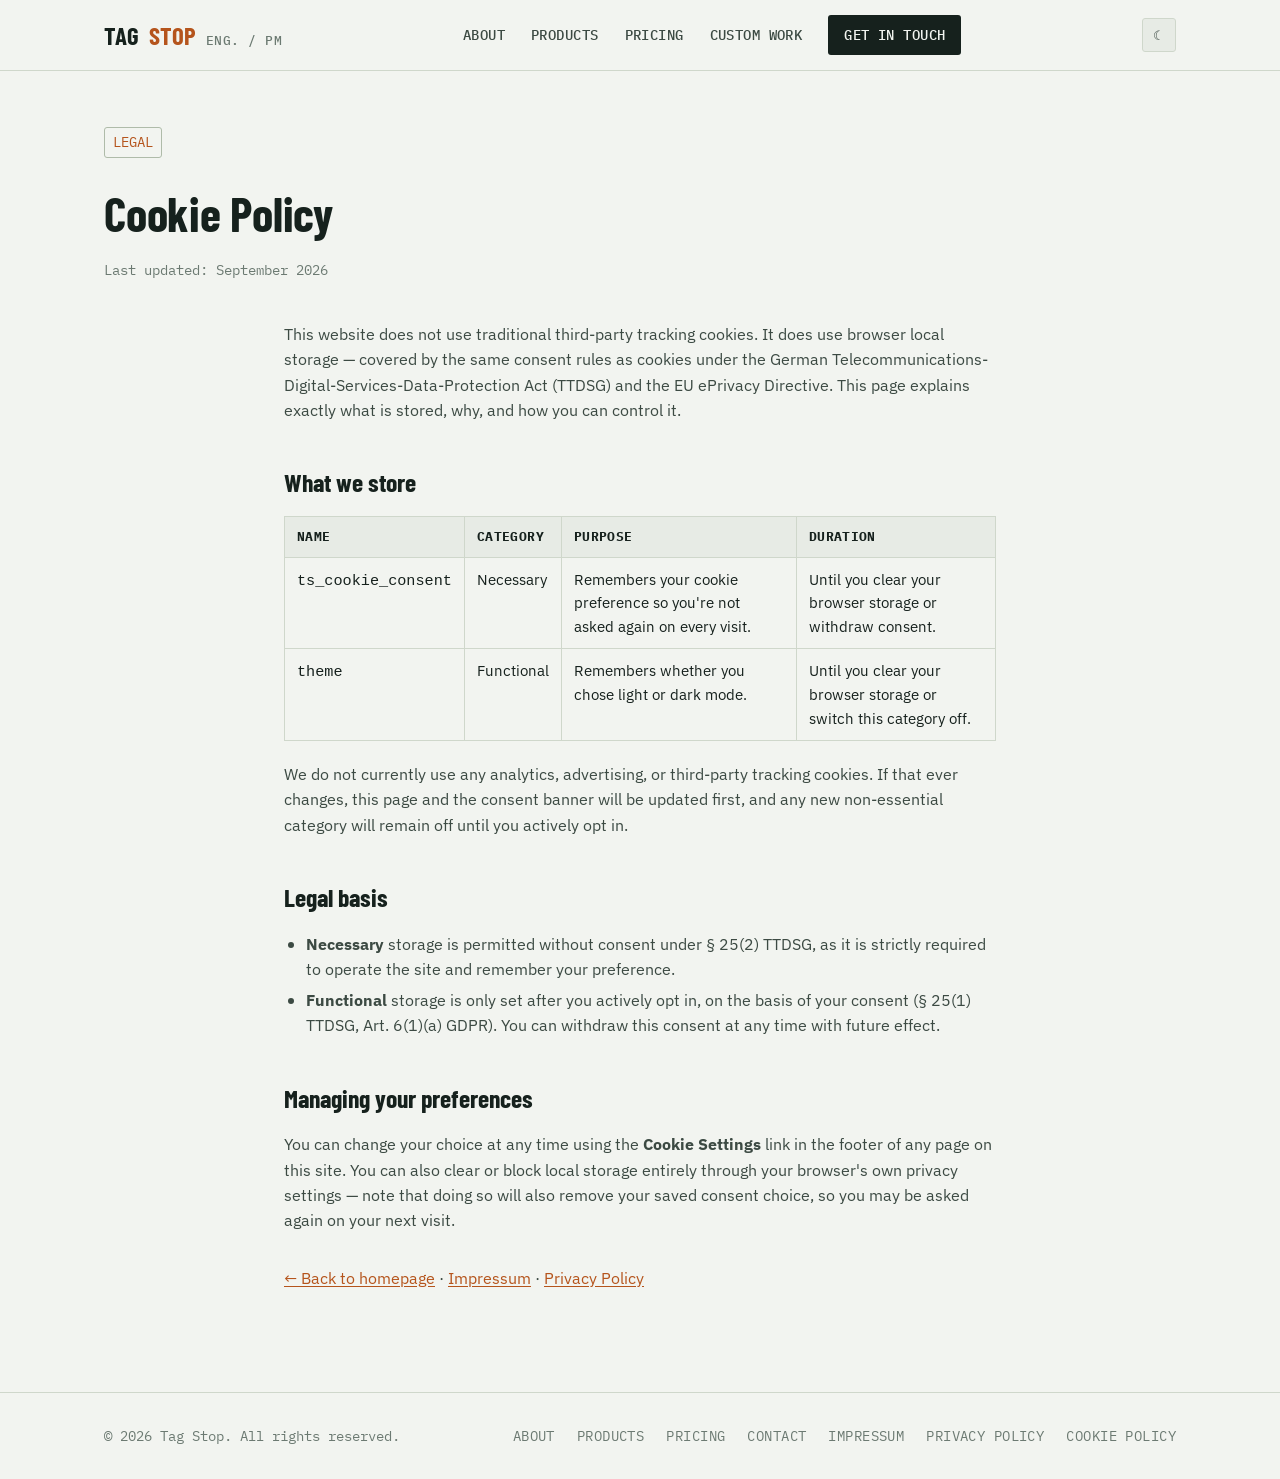
<file: legal/cookies.html>
<!DOCTYPE html>
<html lang="en">
<head>
<meta charset="UTF-8">
<meta name="viewport" content="width=device-width, initial-scale=1.0">
<title>Cookie Policy — Tag Stop</title>
<meta name="description" content="What this website stores in your browser, why, and how to manage your preferences — per the German TTDSG and the EU ePrivacy rules.">
<meta name="robots" content="noindex">
<link rel="preconnect" href="https://fonts.googleapis.com">
<link rel="preconnect" href="https://fonts.gstatic.com" crossorigin>
<link href="https://fonts.googleapis.com/css2?family=Barlow+Condensed:wght@500;600;700&family=IBM+Plex+Sans:wght@400;500;600&family=IBM+Plex+Mono:wght@500;600&display=swap" rel="stylesheet">
<link rel="stylesheet" href="../styles.css">
</head>
<body>

<header>
  <div class="wrap nav">
    <a href="../index.html" class="brand">TAG<span> STOP</span><span class="brand-sub">Eng. / PM</span></a>
    <div class="nav-links">
      <a href="../index.html#about">About</a>
      <a href="../index.html#products">Products</a>
      <a href="../index.html#pricing">Pricing</a>
      <a href="../index.html#custom">Custom Work</a>
      <a href="../index.html#contact" class="nav-cta">Get in touch</a>
    </div>
    <div class="nav-right">
      <button class="theme-toggle" aria-label="Toggle dark mode">☾</button>
      <button class="menu-btn" aria-label="Open menu">
        <svg width="22" height="22" viewBox="0 0 24 24" fill="none" stroke="currentColor" stroke-width="2"><line x1="3" y1="6" x2="21" y2="6"/><line x1="3" y1="12" x2="21" y2="12"/><line x1="3" y1="18" x2="21" y2="18"/></svg>
      </button>
    </div>
  </div>
</header>

<main>
  <section class="legal-hero">
    <div class="wrap">
      <span class="kicker">LEGAL</span>
      <h1>Cookie Policy</h1>
      <p class="legal-updated">Last updated: <!-- EDIT ME --> September 2026</p>
    </div>
  </section>

  <section class="legal-content wrap">
    <p>This website does not use traditional third-party tracking cookies. It does use browser local storage — covered by the same consent rules as cookies under the German Telecommunications-Digital-Services-Data-Protection Act (TTDSG) and the EU ePrivacy Directive. This page explains exactly what is stored, why, and how you can control it.</p>

    <h2>What we store</h2>
    <table class="legal-table">
      <thead>
        <tr><th>Name</th><th>Category</th><th>Purpose</th><th>Duration</th></tr>
      </thead>
      <tbody>
        <tr>
          <td><code>ts_cookie_consent</code></td>
          <td>Necessary</td>
          <td>Remembers your cookie preference so you're not asked again on every visit.</td>
          <td>Until you clear your browser storage or withdraw consent.</td>
        </tr>
        <tr>
          <td><code>theme</code></td>
          <td>Functional</td>
          <td>Remembers whether you chose light or dark mode.</td>
          <td>Until you clear your browser storage or switch this category off.</td>
        </tr>
      </tbody>
    </table>
    <p>We do not currently use any analytics, advertising, or third-party tracking cookies. If that ever changes, this page and the consent banner will be updated first, and any new non-essential category will remain off until you actively opt in.</p>

    <h2>Legal basis</h2>
    <ul>
      <li><strong>Necessary</strong> storage is permitted without consent under § 25(2) TTDSG, as it is strictly required to operate the site and remember your preference.</li>
      <li><strong>Functional</strong> storage is only set after you actively opt in, on the basis of your consent (§ 25(1) TTDSG, Art. 6(1)(a) GDPR). You can withdraw this consent at any time with future effect.</li>
    </ul>

    <h2>Managing your preferences</h2>
    <p>You can change your choice at any time using the <strong>Cookie Settings</strong> link in the footer of any page on this site. You can also clear or block local storage entirely through your browser's own privacy settings — note that doing so will also remove your saved consent choice, so you may be asked again on your next visit.</p>

    <p style="margin-top:32px;"><a href="../index.html">← Back to homepage</a> · <a href="impressum.html">Impressum</a> · <a href="datenschutz.html">Privacy Policy</a></p>
  </section>
</main>

<footer>
  <div class="wrap footer-row">
    <p>© <span id="year"></span> Tag Stop. All rights reserved.</p>
    <div class="footer-links">
      <a href="../index.html#about">About</a>
      <a href="../index.html#products">Products</a>
      <a href="../index.html#pricing">Pricing</a>
      <a href="../index.html#contact">Contact</a>
      <a href="impressum.html">Impressum</a>
      <a href="datenschutz.html">Privacy Policy</a>
      <a href="cookies.html">Cookie Policy</a>
    </div>
  </div>
</footer>

<script src="../script.js"></script>
</body>
</html>
</file>
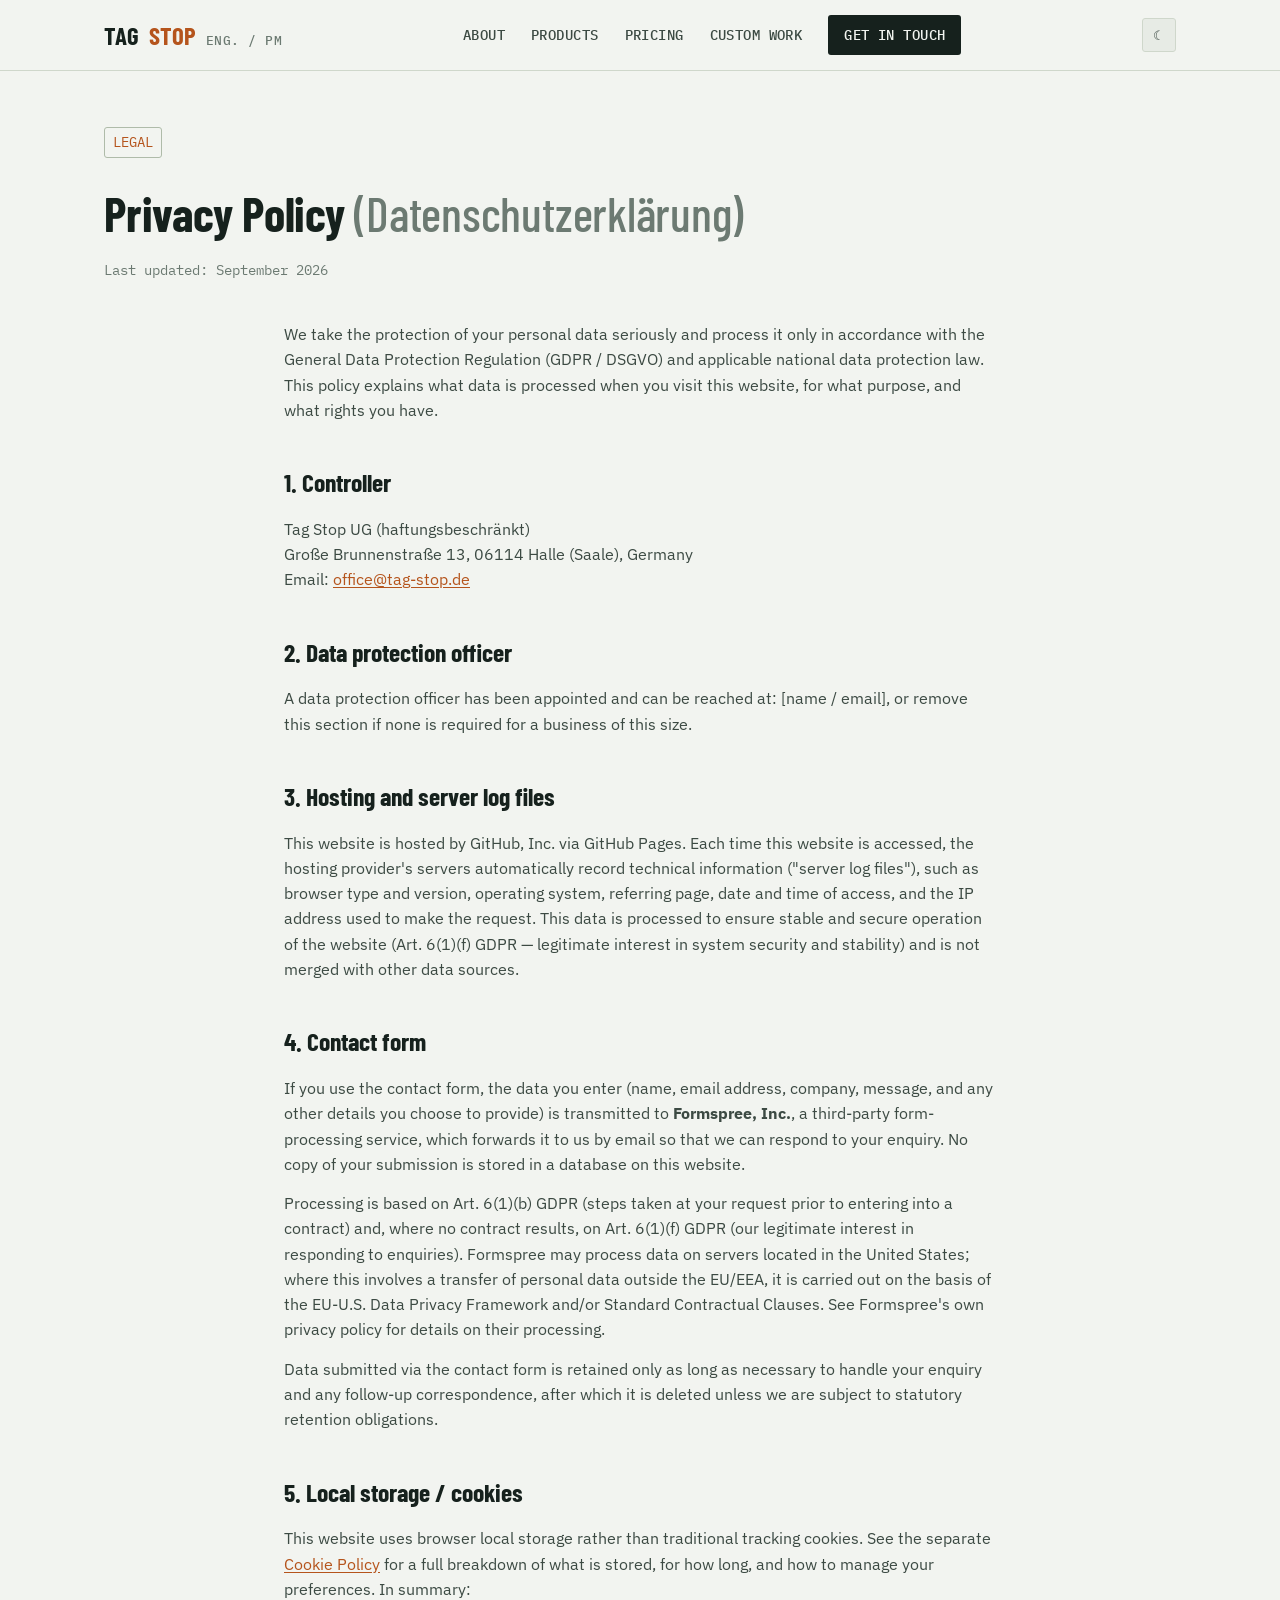
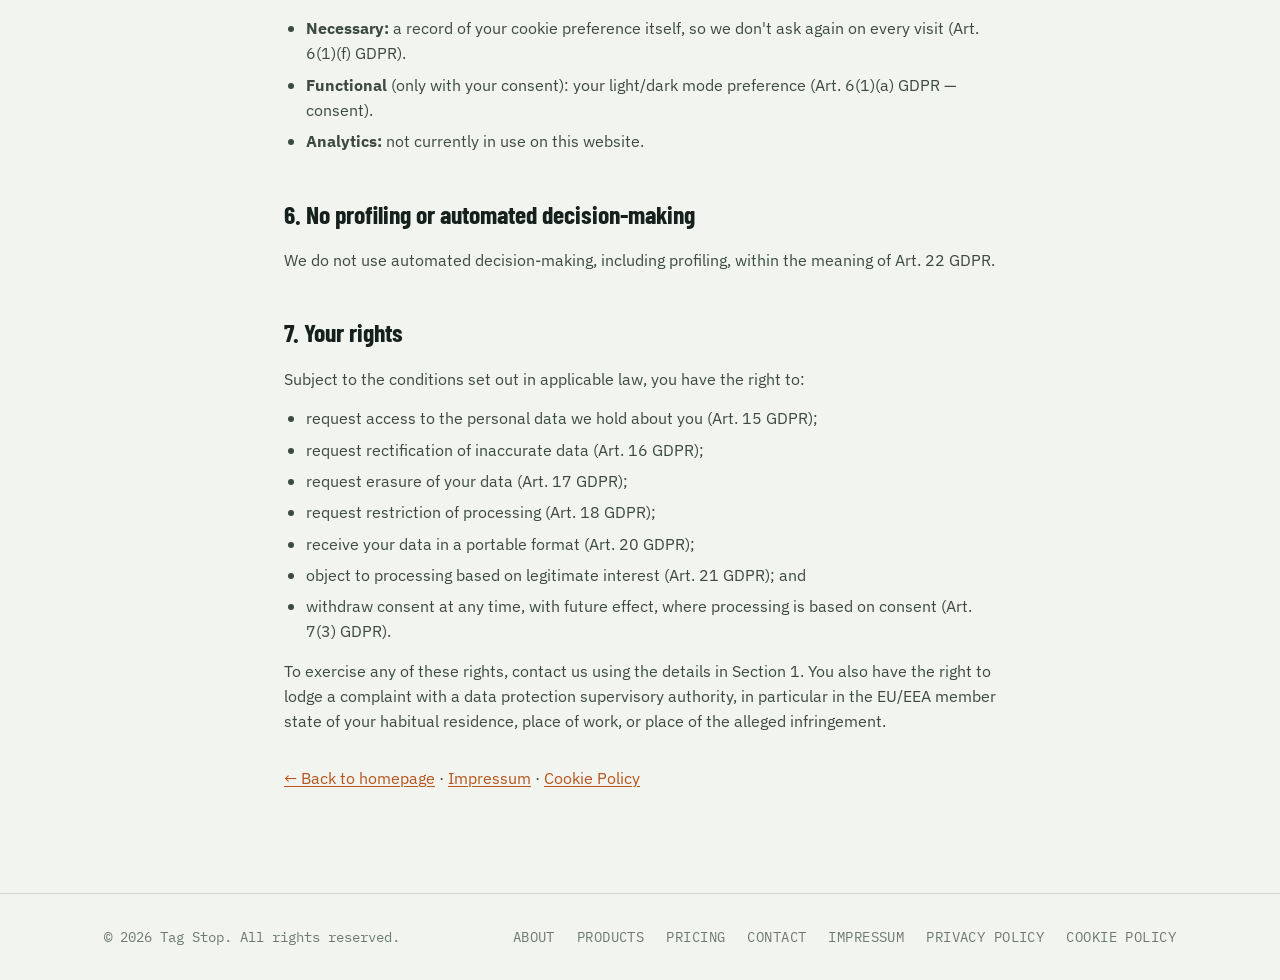
<file: legal/datenschutz.html>
<!DOCTYPE html>
<html lang="en">
<head>
<meta charset="UTF-8">
<meta name="viewport" content="width=device-width, initial-scale=1.0">
<title>Privacy Policy (Datenschutzerklärung) — Tag Stop</title>
<meta name="description" content="Privacy policy for Tag Stop, compliant with the GDPR (DSGVO) and German data protection law.">
<meta name="robots" content="noindex">
<link rel="preconnect" href="https://fonts.googleapis.com">
<link rel="preconnect" href="https://fonts.gstatic.com" crossorigin>
<link href="https://fonts.googleapis.com/css2?family=Barlow+Condensed:wght@500;600;700&family=IBM+Plex+Sans:wght@400;500;600&family=IBM+Plex+Mono:wght@500;600&display=swap" rel="stylesheet">
<link rel="stylesheet" href="../styles.css">
</head>
<body>

<header>
  <div class="wrap nav">
    <a href="../index.html" class="brand">TAG<span> STOP</span><span class="brand-sub">Eng. / PM</span></a>
    <div class="nav-links">
      <a href="../index.html#about">About</a>
      <a href="../index.html#products">Products</a>
      <a href="../index.html#pricing">Pricing</a>
      <a href="../index.html#custom">Custom Work</a>
      <a href="../index.html#contact" class="nav-cta">Get in touch</a>
    </div>
    <div class="nav-right">
      <button class="theme-toggle" aria-label="Toggle dark mode">☾</button>
      <button class="menu-btn" aria-label="Open menu">
        <svg width="22" height="22" viewBox="0 0 24 24" fill="none" stroke="currentColor" stroke-width="2"><line x1="3" y1="6" x2="21" y2="6"/><line x1="3" y1="12" x2="21" y2="12"/><line x1="3" y1="18" x2="21" y2="18"/></svg>
      </button>
    </div>
  </div>
</header>

<!--
  EDIT ME: fill in the placeholders below (controller address, hosting
  provider, DPO contact if any). This text is a general-purpose GDPR/DSGVO
  template covering a contact form (Formspree) and local-storage theme
  preference — it is not a substitute for legal advice for your specific
  jurisdiction and data flows.
-->

<main>
  <section class="legal-hero">
    <div class="wrap">
      <span class="kicker">LEGAL</span>
      <h1>Privacy Policy <span style="color:var(--ink-500);font-weight:500;">(Datenschutzerklärung)</span></h1>
      <p class="legal-updated">Last updated: September 2026</p>
    </div>
  </section>

  <section class="legal-content wrap">
    <p>We take the protection of your personal data seriously and process it only in accordance with the General Data Protection Regulation (GDPR / DSGVO) and applicable national data protection law. This policy explains what data is processed when you visit this website, for what purpose, and what rights you have.</p>

    <h2>1. Controller</h2>
    <p>
      Tag Stop UG (haftungsbeschränkt)<br>
      Große Brunnenstraße 13, 06114 Halle (Saale), Germany<br>
      Email: <a href="mailto:office@tag-stop.de">office@tag-stop.de</a>
    </p>

    <h2>2. Data protection officer</h2>
    <p>
      <!-- EDIT ME: remove this section if you are not legally required to appoint a DPO -->
      A data protection officer has been appointed and can be reached at: [name / email], or remove this section if none is required for a business of this size.
    </p>

    <h2>3. Hosting and server log files</h2>
    <p>This website is hosted by GitHub, Inc. via GitHub Pages. Each time this website is accessed, the hosting provider's servers automatically record technical information ("server log files"), such as browser type and version, operating system, referring page, date and time of access, and the IP address used to make the request. This data is processed to ensure stable and secure operation of the website (Art. 6(1)(f) GDPR — legitimate interest in system security and stability) and is not merged with other data sources.</p>

    <h2>4. Contact form</h2>
    <p>If you use the contact form, the data you enter (name, email address, company, message, and any other details you choose to provide) is transmitted to <strong>Formspree, Inc.</strong>, a third-party form-processing service, which forwards it to us by email so that we can respond to your enquiry. No copy of your submission is stored in a database on this website.</p>
    <p>Processing is based on Art. 6(1)(b) GDPR (steps taken at your request prior to entering into a contract) and, where no contract results, on Art. 6(1)(f) GDPR (our legitimate interest in responding to enquiries). Formspree may process data on servers located in the United States; where this involves a transfer of personal data outside the EU/EEA, it is carried out on the basis of the EU-U.S. Data Privacy Framework and/or Standard Contractual Clauses. See Formspree's own privacy policy for details on their processing.</p>
    <p>Data submitted via the contact form is retained only as long as necessary to handle your enquiry and any follow-up correspondence, after which it is deleted unless we are subject to statutory retention obligations.</p>

    <h2>5. Local storage / cookies</h2>
    <p>This website uses browser local storage rather than traditional tracking cookies. See the separate <a href="cookies.html">Cookie Policy</a> for a full breakdown of what is stored, for how long, and how to manage your preferences. In summary:</p>
    <ul>
      <li><strong>Necessary:</strong> a record of your cookie preference itself, so we don't ask again on every visit (Art. 6(1)(f) GDPR).</li>
      <li><strong>Functional</strong> (only with your consent): your light/dark mode preference (Art. 6(1)(a) GDPR — consent).</li>
      <li><strong>Analytics:</strong> not currently in use on this website.</li>
    </ul>

    <h2>6. No profiling or automated decision-making</h2>
    <p>We do not use automated decision-making, including profiling, within the meaning of Art. 22 GDPR.</p>

    <h2>7. Your rights</h2>
    <p>Subject to the conditions set out in applicable law, you have the right to:</p>
    <ul>
      <li>request access to the personal data we hold about you (Art. 15 GDPR);</li>
      <li>request rectification of inaccurate data (Art. 16 GDPR);</li>
      <li>request erasure of your data (Art. 17 GDPR);</li>
      <li>request restriction of processing (Art. 18 GDPR);</li>
      <li>receive your data in a portable format (Art. 20 GDPR);</li>
      <li>object to processing based on legitimate interest (Art. 21 GDPR); and</li>
      <li>withdraw consent at any time, with future effect, where processing is based on consent (Art. 7(3) GDPR).</li>
    </ul>
    <p>To exercise any of these rights, contact us using the details in Section 1. You also have the right to lodge a complaint with a data protection supervisory authority, in particular in the EU/EEA member state of your habitual residence, place of work, or place of the alleged infringement.</p>

    <p style="margin-top:32px;"><a href="../index.html">← Back to homepage</a> · <a href="impressum.html">Impressum</a> · <a href="cookies.html">Cookie Policy</a></p>
  </section>
</main>

<footer>
  <div class="wrap footer-row">
    <p>© <span id="year"></span> Tag Stop. All rights reserved.</p>
    <div class="footer-links">
      <a href="../index.html#about">About</a>
      <a href="../index.html#products">Products</a>
      <a href="../index.html#pricing">Pricing</a>
      <a href="../index.html#contact">Contact</a>
      <a href="impressum.html">Impressum</a>
      <a href="datenschutz.html">Privacy Policy</a>
      <a href="cookies.html">Cookie Policy</a>
    </div>
  </div>
</footer>

<script src="../script.js"></script>
</body>
</html>
</file>
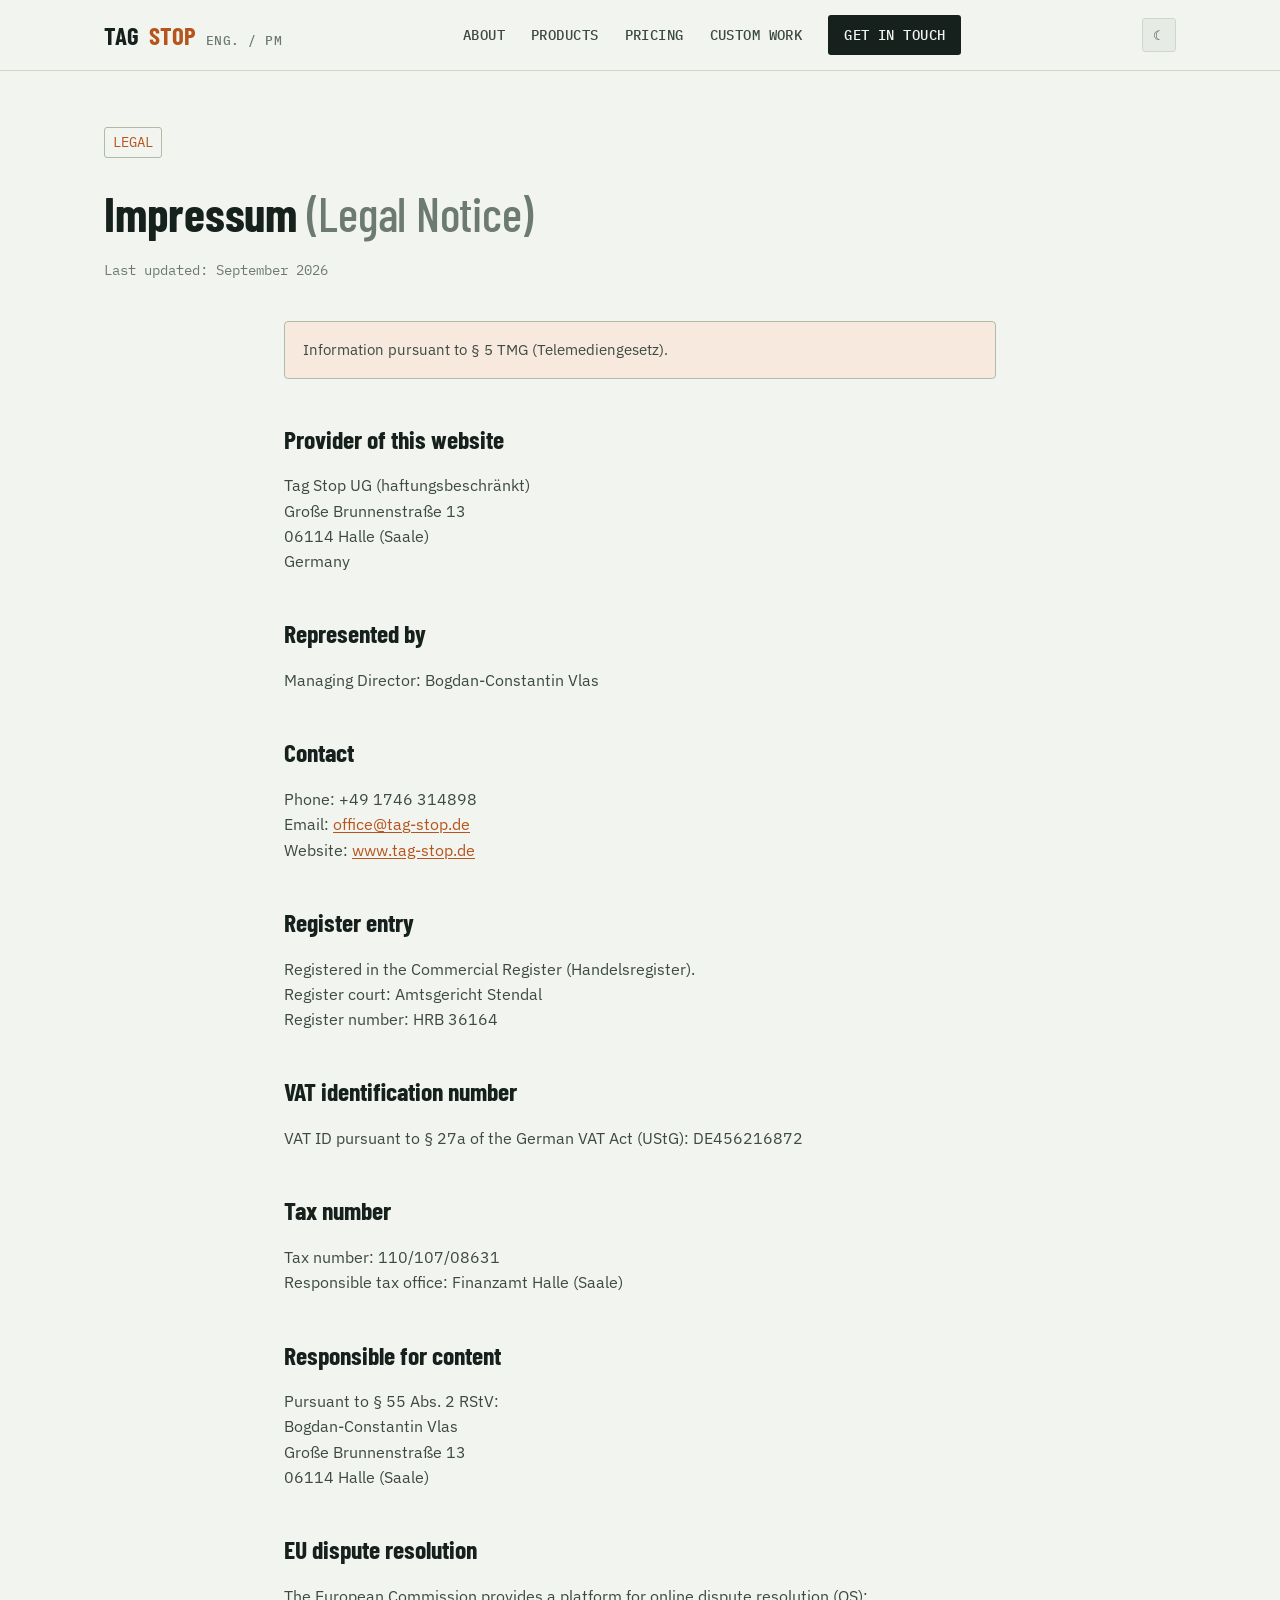
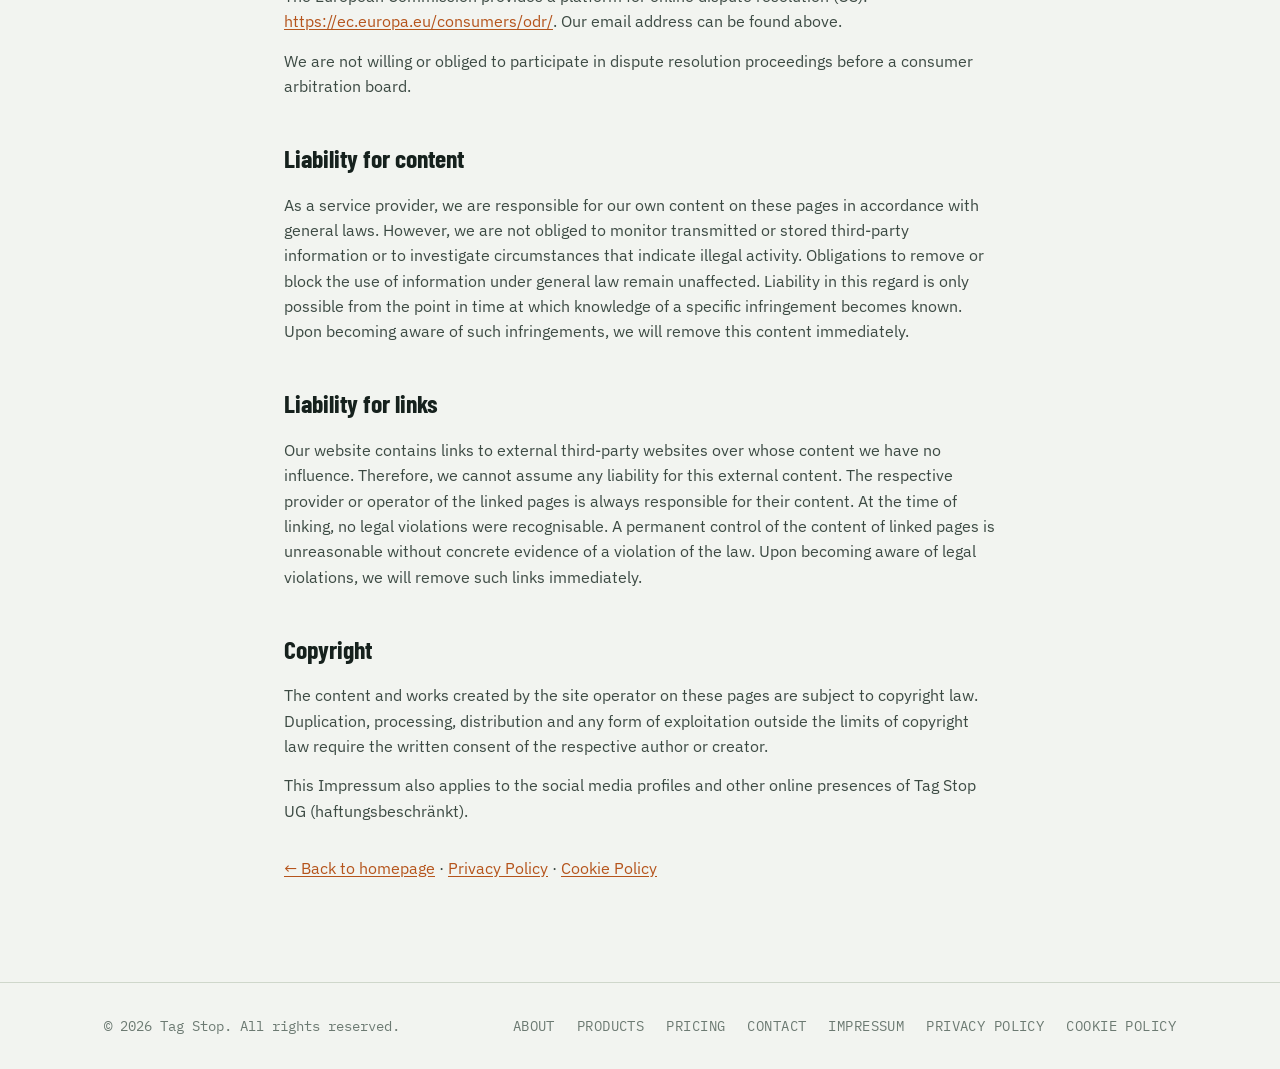
<file: legal/impressum.html>
<!DOCTYPE html>
<html lang="en">
<head>
<meta charset="UTF-8">
<meta name="viewport" content="width=device-width, initial-scale=1.0">
<title>Impressum (Legal Notice) — Tag Stop</title>
<meta name="description" content="Legal notice (Impressum) for Tag Stop, required under German law (§5 TMG).">
<meta name="robots" content="noindex">
<link rel="preconnect" href="https://fonts.googleapis.com">
<link rel="preconnect" href="https://fonts.gstatic.com" crossorigin>
<link href="https://fonts.googleapis.com/css2?family=Barlow+Condensed:wght@500;600;700&family=IBM+Plex+Sans:wght@400;500;600&family=IBM+Plex+Mono:wght@500;600&display=swap" rel="stylesheet">
<link rel="stylesheet" href="../styles.css">
</head>
<body>

<header>
  <div class="wrap nav">
    <a href="../index.html" class="brand">TAG<span> STOP</span><span class="brand-sub">Eng. / PM</span></a>
    <div class="nav-links">
      <a href="../index.html#about">About</a>
      <a href="../index.html#products">Products</a>
      <a href="../index.html#pricing">Pricing</a>
      <a href="../index.html#custom">Custom Work</a>
      <a href="../index.html#contact" class="nav-cta">Get in touch</a>
    </div>
    <div class="nav-right">
      <button class="theme-toggle" aria-label="Toggle dark mode">☾</button>
      <button class="menu-btn" aria-label="Open menu">
        <svg width="22" height="22" viewBox="0 0 24 24" fill="none" stroke="currentColor" stroke-width="2"><line x1="3" y1="6" x2="21" y2="6"/><line x1="3" y1="12" x2="21" y2="12"/><line x1="3" y1="18" x2="21" y2="18"/></svg>
      </button>
    </div>
  </div>
</header>

<main>
  <section class="legal-hero">
    <div class="wrap">
      <span class="kicker">LEGAL</span>
      <h1>Impressum <span style="color:var(--ink-500);font-weight:500;">(Legal Notice)</span></h1>
      <p class="legal-updated">Last updated: September 2026</p>
    </div>
  </section>

  <section class="legal-content wrap">
    <div class="legal-note">Information pursuant to § 5 TMG (Telemediengesetz).</div>

    <h2>Provider of this website</h2>
    <p>
      Tag Stop UG (haftungsbeschränkt)<br>
      Große Brunnenstraße 13<br>
      06114 Halle (Saale)<br>
      Germany
    </p>

    <h2>Represented by</h2>
    <p>Managing Director: Bogdan-Constantin Vlas</p>

    <h2>Contact</h2>
    <p>
      Phone: +49 1746 314898<br>
      Email: <a href="mailto:office@tag-stop.de">office@tag-stop.de</a><br>
      Website: <a href="https://www.tag-stop.de" target="_blank" rel="noopener">www.tag-stop.de</a>
    </p>

    <h2>Register entry</h2>
    <p>
      Registered in the Commercial Register (Handelsregister).<br>
      Register court: Amtsgericht Stendal<br>
      Register number: HRB 36164
    </p>

    <h2>VAT identification number</h2>
    <p>VAT ID pursuant to § 27a of the German VAT Act (UStG): DE456216872</p>

    <h2>Tax number</h2>
    <p>
      Tax number: 110/107/08631<br>
      Responsible tax office: Finanzamt Halle (Saale)
    </p>

    <h2>Responsible for content</h2>
    <p>
      Pursuant to § 55 Abs. 2 RStV:<br>
      Bogdan-Constantin Vlas<br>
      Große Brunnenstraße 13<br>
      06114 Halle (Saale)
    </p>

    <h2>EU dispute resolution</h2>
    <p>
      The European Commission provides a platform for online dispute resolution (OS): <a href="https://ec.europa.eu/consumers/odr/" target="_blank" rel="noopener">https://ec.europa.eu/consumers/odr/</a>. Our email address can be found above.
    </p>
    <p>We are not willing or obliged to participate in dispute resolution proceedings before a consumer arbitration board.</p>

    <h2>Liability for content</h2>
    <p>As a service provider, we are responsible for our own content on these pages in accordance with general laws. However, we are not obliged to monitor transmitted or stored third-party information or to investigate circumstances that indicate illegal activity. Obligations to remove or block the use of information under general law remain unaffected. Liability in this regard is only possible from the point in time at which knowledge of a specific infringement becomes known. Upon becoming aware of such infringements, we will remove this content immediately.</p>

    <h2>Liability for links</h2>
    <p>Our website contains links to external third-party websites over whose content we have no influence. Therefore, we cannot assume any liability for this external content. The respective provider or operator of the linked pages is always responsible for their content. At the time of linking, no legal violations were recognisable. A permanent control of the content of linked pages is unreasonable without concrete evidence of a violation of the law. Upon becoming aware of legal violations, we will remove such links immediately.</p>

    <h2>Copyright</h2>
    <p>The content and works created by the site operator on these pages are subject to copyright law. Duplication, processing, distribution and any form of exploitation outside the limits of copyright law require the written consent of the respective author or creator.</p>

    <p>This Impressum also applies to the social media profiles and other online presences of Tag Stop UG (haftungsbeschränkt).</p>

    <p style="margin-top:32px;"><a href="../index.html">← Back to homepage</a> · <a href="datenschutz.html">Privacy Policy</a> · <a href="cookies.html">Cookie Policy</a></p>
  </section>
</main>

<footer>
  <div class="wrap footer-row">
    <p>© <span id="year"></span> Tag Stop. All rights reserved.</p>
    <div class="footer-links">
      <a href="../index.html#about">About</a>
      <a href="../index.html#products">Products</a>
      <a href="../index.html#pricing">Pricing</a>
      <a href="../index.html#contact">Contact</a>
      <a href="impressum.html">Impressum</a>
      <a href="datenschutz.html">Privacy Policy</a>
      <a href="cookies.html">Cookie Policy</a>
    </div>
  </div>
</footer>

<script src="../script.js"></script>
</body>
</html>
</file>
<file: styles.css>
:root{
  --paper:#F2F4F0;
  --paper-050:#FFFFFF;
  --paper-100:#E7EBE5;
  --ink-900:#16211D;
  --ink-700:#3C4A43;
  --ink-500:#6C7A72;
  --ink-300:#A8B3AC;
  --line:#CFD7CB;
  --line-strong:#AFBBA9;
  --accent:#B5541C;
  --accent-600:#8F4116;
  --accent-050:#F7E9DD;
  --blue-ink:#2C5870;
  --blue-050:#E4EDF0;
  --panel-dark:#101A17;
  --panel-dark-2:#182620;
  --display:'Barlow Condensed',sans-serif;
  --body:'IBM Plex Sans',sans-serif;
  --mono:'IBM Plex Mono',monospace;
}
:root[data-theme="dark"]{
  --paper:#0E1613;
  --paper-050:#131E1A;
  --paper-100:#1A2622;
  --ink-900:#EAF0EA;
  --ink-700:#B7C4BC;
  --ink-500:#899A90;
  --ink-300:#3A4842;
  --line:#28362F;
  --line-strong:#3A4A42;
  --accent:#E2874A;
  --accent-600:#EEA46E;
  --accent-050:#2A1D12;
  --blue-ink:#7FB2CC;
  --blue-050:#16262E;
  --panel-dark:#08100D;
  --panel-dark-2:#0F1915;
}
@media (prefers-color-scheme: dark){
  :root:not([data-theme="light"]){
    --paper:#0E1613;
    --paper-050:#131E1A;
    --paper-100:#1A2622;
    --ink-900:#EAF0EA;
    --ink-700:#B7C4BC;
    --ink-500:#899A90;
    --ink-300:#3A4842;
    --line:#28362F;
    --line-strong:#3A4A42;
    --accent:#E2874A;
    --accent-600:#EEA46E;
    --accent-050:#2A1D12;
    --blue-ink:#7FB2CC;
    --blue-050:#16262E;
    --panel-dark:#08100D;
    --panel-dark-2:#0F1915;
  }
}
*{box-sizing:border-box;margin:0;padding:0;}
html{scroll-behavior:smooth;}
@media (prefers-reduced-motion: reduce){
  html{scroll-behavior:auto;}
  *{animation-duration:0.001ms !important; transition-duration:0.001ms !important;}
}
body{
  font-family:var(--body);
  background:var(--paper);
  color:var(--ink-900);
  line-height:1.55;
  -webkit-font-smoothing:antialiased;
}
img,svg{display:block;max-width:100%;}
a{color:inherit;text-decoration:none;}
ul{list-style:none;}
:focus-visible{outline:2px solid var(--accent);outline-offset:2px;}
h1,h2,h3,h4{text-wrap:balance;}

.wrap{
  width:100%;
  max-width:1120px;
  margin:0 auto;
  padding-inline:24px;
}

/* Header */
header{
  position:sticky;
  top:0;
  z-index:50;
  background:color-mix(in srgb, var(--paper) 90%, transparent);
  backdrop-filter:blur(10px);
  border-bottom:1px solid var(--line);
}
.nav{
  display:flex;
  align-items:center;
  justify-content:space-between;
  padding-block:15px;
}
.brand{
  font-family:var(--display);
  font-weight:700;
  font-size:1.55rem;
  letter-spacing:0.01em;
  display:flex;
  align-items:baseline;
  gap:9px;
}
.brand .brand-sub{
  font-family:var(--mono);
  font-weight:500;
  font-size:0.8rem;
  letter-spacing:0.04em;
  text-transform:uppercase;
  color:var(--ink-500);
}
.brand span{color:var(--accent);}
.nav-links{
  display:flex;
  gap:26px;
  align-items:center;
}
.nav-links a{
  font-family:var(--mono);
  font-size:0.9rem;
  letter-spacing:0.03em;
  text-transform:uppercase;
  font-weight:500;
  color:var(--ink-700);
  transition:color .15s;
}
.nav-links a:hover{color:var(--accent);}
.nav-cta{
  background:var(--ink-900);
  color:var(--paper) !important;
  padding:9px 16px;
  border-radius:3px;
}
.theme-toggle{
  background:var(--paper-100);
  border:1px solid var(--line);
  border-radius:3px;
  width:34px;
  height:34px;
  display:flex;
  align-items:center;
  justify-content:center;
  cursor:pointer;
  color:var(--ink-700);
}
.menu-btn{
  display:none;
  background:none;
  border:none;
  cursor:pointer;
  color:var(--ink-900);
  padding:6px;
}
.nav-right{display:flex;align-items:center;gap:14px;}

/* Hero — laid out like a drawing-sheet title block */
.hero{
  padding-block:56px 0;
  position:relative;
}
.hero-frame{
  border:1px solid var(--line);
  border-radius:4px;
  overflow:hidden;
}
.hero-main{
  padding:56px 40px 44px;
  background:
    repeating-linear-gradient(0deg, transparent, transparent 27px, color-mix(in srgb, var(--line) 55%, transparent) 28px),
    repeating-linear-gradient(90deg, transparent, transparent 27px, color-mix(in srgb, var(--line) 55%, transparent) 28px);
  background-size:28px 28px;
  background-position:center;
}
.eyebrow{
  display:inline-flex;
  align-items:center;
  gap:8px;
  font-family:var(--mono);
  font-size:0.85rem;
  letter-spacing:0.05em;
  text-transform:uppercase;
  color:var(--accent);
  margin-bottom:20px;
}
.eyebrow::before{content:"●"; font-size:0.65rem;}
.hero h1{
  font-family:var(--display);
  font-weight:700;
  font-size:clamp(2.4rem, 6vw, 4.2rem);
  letter-spacing:-0.01em;
  line-height:1.02;
  max-width:820px;
}
.hero h1 em{
  font-style:normal;
  color:var(--accent);
}
.hero p.lead{
  margin-top:22px;
  font-size:1.1rem;
  color:var(--ink-700);
  max-width:600px;
}
.hero-actions{
  display:flex;
  gap:14px;
  margin-top:34px;
  flex-wrap:wrap;
}
.btn{
  display:inline-flex;
  align-items:center;
  gap:8px;
  padding:13px 24px;
  border-radius:3px;
  font-weight:600;
  font-size:1.05rem;
  cursor:pointer;
  border:1px solid transparent;
  transition:transform .15s, box-shadow .15s, background .15s;
}
.btn:hover{transform:translateY(-1px);}
.btn-primary{
  background:var(--accent);
  color:#fff;
  box-shadow:0 6px 16px -4px color-mix(in srgb, var(--accent) 45%, transparent);
}
.btn-primary:hover{background:var(--accent-600);}
.btn-ghost{
  background:var(--paper-050);
  color:var(--ink-900);
  border:1px solid var(--line-strong);
}
.btn-ghost:hover{border-color:var(--ink-500);}

/* Section shared */
section{padding-block:88px;}
.section-head{
  max-width:640px;
  margin-bottom:52px;
  display:flex;
  align-items:baseline;
  gap:16px;
}
.sheet-no{
  font-family:var(--mono);
  font-size:0.9rem;
  color:var(--accent);
  border:1px solid var(--line-strong);
  border-radius:3px;
  padding:3px 8px;
  flex-shrink:0;
  white-space:nowrap;
}
.kicker{
  font-family:var(--mono);
  font-size:0.9rem;
  color:var(--accent);
  border:1px solid var(--line-strong);
  border-radius:3px;
  padding:3px 8px;
  display:inline-block;
  margin-bottom:18px;
}
.section-head h2{
  font-family:var(--display);
  font-size:clamp(2.2rem, 3.9vw, 3rem);
  font-weight:700;
  letter-spacing:-0.005em;
  line-height:1.08;
}
.section-head p{
  margin-top:14px;
  color:var(--ink-700);
  font-size:1.15rem;
  max-width:560px;
}
.alt-bg{background:var(--paper-050); border-top:1px solid var(--line); border-bottom:1px solid var(--line);}

/* About */
.about-copy h3{
  font-family:var(--display);
  font-weight:700;
  font-size:clamp(1.95rem,3.4vw,2.65rem);
  letter-spacing:-0.005em;
  margin-bottom:20px;
}
.about-copy p{color:var(--ink-700); font-size:1.15rem; margin-bottom:16px;}

/* Services */
.services-grid{
  display:grid;
  grid-template-columns:repeat(4,1fr);
  gap:1px;
  background:var(--line);
  border:1px solid var(--line);
  border-radius:4px;
  overflow:hidden;
}
.service-card{
  padding:28px 22px;
  background:var(--paper-050);
  transition:background .15s;
}
.service-card:hover{background:color-mix(in srgb, var(--accent-050) 55%, var(--paper-050));}
.service-card .icon{
  width:42px;height:42px;
  border-radius:3px;
  background:var(--accent-050);
  color:var(--accent);
  display:flex;align-items:center;justify-content:center;
  margin-bottom:18px;
}
.service-card h3{
  font-family:var(--display);
  font-size:1.45rem;
  font-weight:700;
  margin-bottom:10px;
}
.service-card p{font-size:1.05rem;color:var(--ink-700);}

/* Projects */
.projects-grid{
  display:grid;
  grid-template-columns:repeat(3,1fr);
  gap:22px;
}
.project-card{
  border:1px solid var(--line);
  border-radius:4px;
  overflow:hidden;
  background:var(--paper-050);
  display:flex;
  flex-direction:column;
}
.project-body{padding:22px; display:flex; flex-direction:column; gap:10px; flex:1;}
.project-tag{
  font-family:var(--mono);
  font-size:0.8rem;
  text-transform:uppercase;
  letter-spacing:0.05em;
  color:var(--accent);
}
.project-body h3{font-family:var(--display); font-size:1.5rem; font-weight:700;}
.project-body p{font-size:1rem;color:var(--ink-700); flex:1;}
.project-meta{
  display:flex;
  justify-content:space-between;
  font-family:var(--mono);
  font-size:0.85rem;
  color:var(--ink-500);
  padding-top:12px;
  border-top:1px dashed var(--line-strong);
  font-variant-numeric:tabular-nums;
}

/* Process — real sequence, so numbering earns its place */
.process-grid{
  display:grid;
  grid-template-columns:repeat(4,1fr);
  gap:0;
  border-top:1px solid var(--line-strong);
  position:relative;
}
.process-step{
  padding:24px 22px 0;
  position:relative;
  border-right:1px solid var(--line);
}
.process-step:last-child{border-right:none;}
.process-step:first-child::before{
  content:"";
  position:absolute;
  top:-1px; left:0;
  width:100%; height:2px;
  background:var(--accent);
}
.step-num{
  font-family:var(--mono);
  font-size:0.9rem;
  font-weight:600;
  color:var(--accent);
  margin-bottom:14px;
  display:block;
}
.process-step h4{font-family:var(--display); font-size:1.4rem; font-weight:700; margin-bottom:8px;}
.process-step p{font-size:1rem;color:var(--ink-500);}

/* Contact */
.contact-wrap{
  display:grid;
  grid-template-columns:0.9fr 1.1fr;
  gap:56px;
}
.contact-info h2{
  font-family:var(--display);
  font-weight:700;
  font-size:clamp(1.85rem,2.9vw,2.4rem);
  margin-bottom:8px;
}
.contact-info{display:flex; flex-direction:column; gap:20px;}
.contact-item{display:flex; gap:14px; align-items:flex-start;}
.contact-item .icon{
  width:38px;height:38px;flex-shrink:0;
  border-radius:3px;
  background:var(--accent-050);
  color:var(--accent);
  display:flex;align-items:center;justify-content:center;
}
.contact-item h4{font-size:1.05rem;font-weight:600;}
.contact-item p, .contact-item a{font-size:1rem;color:var(--ink-500);}
.social-row{display:flex; gap:10px; margin-top:8px;}
.social-row a{
  width:38px;height:38px;
  border:1px solid var(--line-strong);
  border-radius:3px;
  display:flex;align-items:center;justify-content:center;
  color:var(--ink-700);
  transition:border-color .15s,color .15s;
}
.social-row a:hover{border-color:var(--accent); color:var(--accent);}

.form-card{
  background:var(--paper-050);
  border:1px solid var(--line);
  border-radius:4px;
  padding:32px;
}
.form-row{display:grid; grid-template-columns:1fr 1fr; gap:16px;}
.field{margin-bottom:18px;}
.field label{
  display:block;
  font-family:var(--mono);
  font-size:0.85rem;
  text-transform:uppercase;
  letter-spacing:0.03em;
  font-weight:500;
  margin-bottom:8px;
  color:var(--ink-700);
}
.field input, .field select, .field textarea{
  width:100%;
  padding:11px 13px;
  border:1px solid var(--line-strong);
  border-radius:3px;
  background:var(--paper);
  color:var(--ink-900);
  font-family:var(--body);
  font-size:1.05rem;
}
.field textarea{resize:vertical; min-height:110px;}
.field input:focus, .field select:focus, .field textarea:focus{
  outline:none;
  border-color:var(--accent);
  background:var(--paper-050);
}
#form-status{font-size:1rem; margin-top:14px; display:none;}
#form-status.show{display:block;}
#form-status.ok{color:var(--blue-ink);}
#form-status.error{color:var(--accent-600);}

/* CTA band — always dark, so pin its colors instead of the theme-swappable vars */
.cta-band{
  --paper:#F2F4F0;
  --ink-300:#A8B3AC;
  --line-strong:#AFBBA9;
  --accent:#E2874A;
  --accent-600:#EEA46E;
  background:var(--panel-dark);
  color:var(--paper);
  border-radius:4px;
  padding:52px 44px;
  display:flex;
  align-items:center;
  justify-content:space-between;
  gap:32px;
  flex-wrap:wrap;
}
.cta-band h2{
  font-family:var(--display);
  font-size:2.3rem;
  font-weight:700;
  max-width:480px;
  color:var(--paper);
}
.cta-band p{color:var(--ink-300); margin-top:10px;}
.cta-band .btn-primary{background:var(--accent); color:#fff;}
.cta-band .btn-primary:hover{background:var(--accent-600);}

/* Footer */
footer{
  border-top:1px solid var(--line);
  padding-block:32px;
}
.footer-row{
  display:flex;
  justify-content:space-between;
  align-items:center;
  flex-wrap:wrap;
  gap:14px;
}
.footer-row p{font-family:var(--mono); font-size:0.9rem; color:var(--ink-500);}
.footer-links{display:flex; gap:22px;}
.footer-links a{font-family:var(--mono); font-size:0.9rem; text-transform:uppercase; letter-spacing:0.03em; color:var(--ink-500);}
.footer-links a:hover{color:var(--accent);}

/* Legal pages */
.legal-hero{padding-block:56px 20px;}
.legal-hero h1{
  font-family:var(--display);
  font-weight:700;
  font-size:clamp(2rem, 4.5vw, 3rem);
  letter-spacing:-0.005em;
  margin-bottom:10px;
}
.legal-updated{font-family:var(--mono); font-size:0.85rem; color:var(--ink-500);}
.legal-content{padding-block:20px 88px; max-width:760px;}
.legal-content h2{
  font-family:var(--display);
  font-size:1.6rem;
  font-weight:700;
  margin-top:40px;
  margin-bottom:14px;
}
.legal-content h2:first-child{margin-top:0;}
.legal-content h3{font-size:1.15rem; font-weight:600; margin-top:24px; margin-bottom:10px;}
.legal-content p{color:var(--ink-700); font-size:1.02rem; margin-bottom:14px;}
.legal-content ul, .legal-content ol{margin:0 0 14px 22px; color:var(--ink-700); font-size:1.02rem;}
.legal-content ul{list-style:disc;}
.legal-content ol{list-style:decimal;}
.legal-content li{margin-bottom:6px;}
.legal-content a{color:var(--accent); text-decoration:underline; text-underline-offset:2px;}
.legal-table{width:100%; border-collapse:collapse; margin-bottom:20px; font-size:0.95rem;}
.legal-table th, .legal-table td{border:1px solid var(--line); padding:10px 12px; text-align:left; vertical-align:top;}
.legal-table th{background:var(--paper-100); font-family:var(--mono); font-size:0.8rem; text-transform:uppercase; letter-spacing:0.03em;}
.legal-note{
  background:var(--accent-050);
  border:1px solid var(--line-strong);
  border-radius:4px;
  padding:16px 18px;
  font-size:0.95rem;
  color:var(--ink-700);
  margin-bottom:24px;
}

/* Cookie consent banner — always dark, so pin its colors instead of the theme-swappable vars */
.cookie-banner{
  --paper:#F2F4F0;
  --ink-300:#A8B3AC;
  --line-strong:#AFBBA9;
  --accent-600:#EEA46E;
  position:fixed;
  left:0; right:0; bottom:0;
  z-index:200;
  background:var(--panel-dark);
  color:var(--paper);
  border-top:1px solid var(--line-strong);
  transform:translateY(100%);
  transition:transform .25s ease;
}
.cookie-banner.show{transform:translateY(0);}
.cookie-banner-inner{
  padding-block:18px;
  display:flex;
  align-items:center;
  justify-content:space-between;
  gap:24px;
  flex-wrap:wrap;
}
.cookie-banner-inner p{font-size:0.95rem; color:var(--ink-300); max-width:640px;}
.cookie-banner-inner a{color:var(--accent-600); text-decoration:underline; text-underline-offset:2px;}
.cookie-banner-actions{display:flex; gap:10px; flex-wrap:wrap;}
.btn-sm{padding:9px 16px; font-size:0.9rem;}
.cookie-banner .btn-ghost{background:transparent; color:var(--paper); border-color:var(--line-strong);}
.cookie-banner .btn-ghost:hover{border-color:var(--paper);}

/* Cookie preferences modal */
.cookie-modal{
  position:fixed; inset:0;
  z-index:210;
  background:color-mix(in srgb, var(--ink-900) 55%, transparent);
  display:none;
  align-items:center;
  justify-content:center;
  padding:24px;
}
.cookie-modal.show{display:flex;}
.cookie-modal-card{
  background:var(--paper-050);
  border:1px solid var(--line);
  border-radius:6px;
  padding:32px;
  max-width:520px;
  width:100%;
  max-height:86vh;
  overflow-y:auto;
}
.cookie-modal-head{display:flex; align-items:center; justify-content:space-between; margin-bottom:10px;}
.cookie-modal-head h3{font-family:var(--display); font-size:1.5rem; font-weight:700;}
.cookie-modal-close{
  background:none; border:none; cursor:pointer;
  color:var(--ink-500); font-size:1.1rem; line-height:1; padding:4px;
}
.cookie-modal-intro{color:var(--ink-700); font-size:0.95rem; margin-bottom:22px;}
.cookie-cat{
  display:flex; align-items:flex-start; justify-content:space-between; gap:18px;
  padding-block:16px;
  border-top:1px solid var(--line);
}
.cookie-cat h4{font-size:1rem; font-weight:600; margin-bottom:4px;}
.cookie-cat p{font-size:0.9rem; color:var(--ink-500);}
.cookie-modal-actions{display:flex; justify-content:flex-end; gap:12px; margin-top:24px;}

/* Toggle switch */
.switch{position:relative; display:inline-block; width:42px; height:24px; flex-shrink:0; margin-top:2px;}
.switch input{opacity:0; width:0; height:0; position:absolute;}
.switch-track{
  position:absolute; inset:0; cursor:pointer;
  background:var(--line-strong);
  border-radius:24px;
  transition:background .15s;
}
.switch-track::before{
  content:""; position:absolute;
  height:18px; width:18px; left:3px; top:3px;
  background:#fff;
  border-radius:50%;
  transition:transform .15s;
}
.switch input:checked + .switch-track{background:var(--accent);}
.switch input:checked + .switch-track::before{transform:translateX(18px);}
.switch input:disabled + .switch-track{opacity:0.6; cursor:not-allowed;}

@media (max-width:640px){
  .cookie-banner-inner{flex-direction:column; align-items:flex-start;}
  .cookie-banner-actions{width:100%;}
  .cookie-banner-actions .btn{flex:1;}
}

/* Responsive */
@media (max-width: 900px){
  .nav-links{
    position:fixed;
    top:64px; left:0; right:0;
    background:var(--paper);
    border-bottom:1px solid var(--line);
    flex-direction:column;
    align-items:flex-start;
    padding:20px 24px;
    gap:18px;
    display:none;
  }
  .nav-links.open{display:flex;}
  .menu-btn{display:flex;}
  .services-grid{grid-template-columns:repeat(2,1fr);}
  .projects-grid{grid-template-columns:1fr;}
  .process-grid{grid-template-columns:repeat(2,1fr);}
  .process-step{border-bottom:1px solid var(--line); padding-bottom:20px;}
  .process-step:nth-child(2n){border-right:none;}
  .contact-wrap{grid-template-columns:1fr;}
  .form-row{grid-template-columns:1fr;}
  .cta-band{flex-direction:column; align-items:flex-start;}
}
@media (max-width: 560px){
  .services-grid{grid-template-columns:1fr;}
  .process-grid{grid-template-columns:1fr;}
  section{padding-block:64px;}
  .hero-main{padding:40px 22px 32px;}
}
</file>
